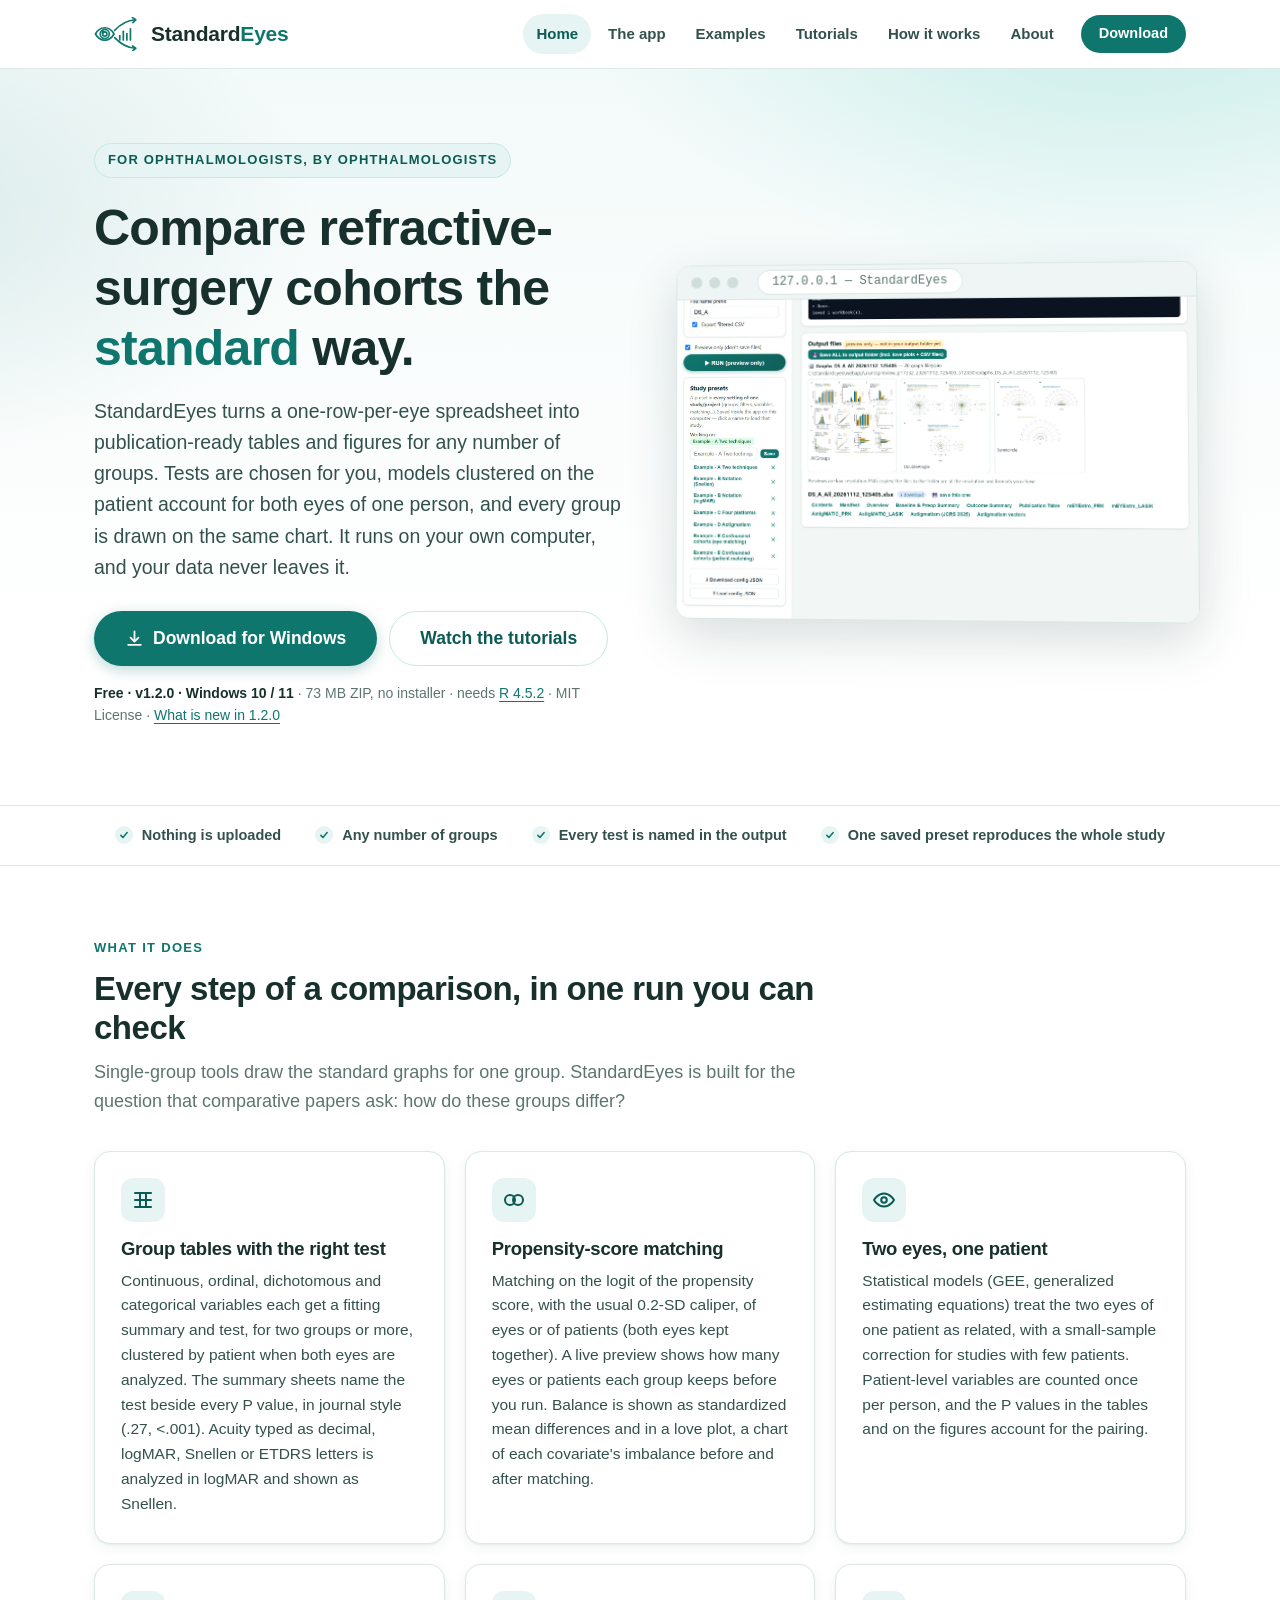
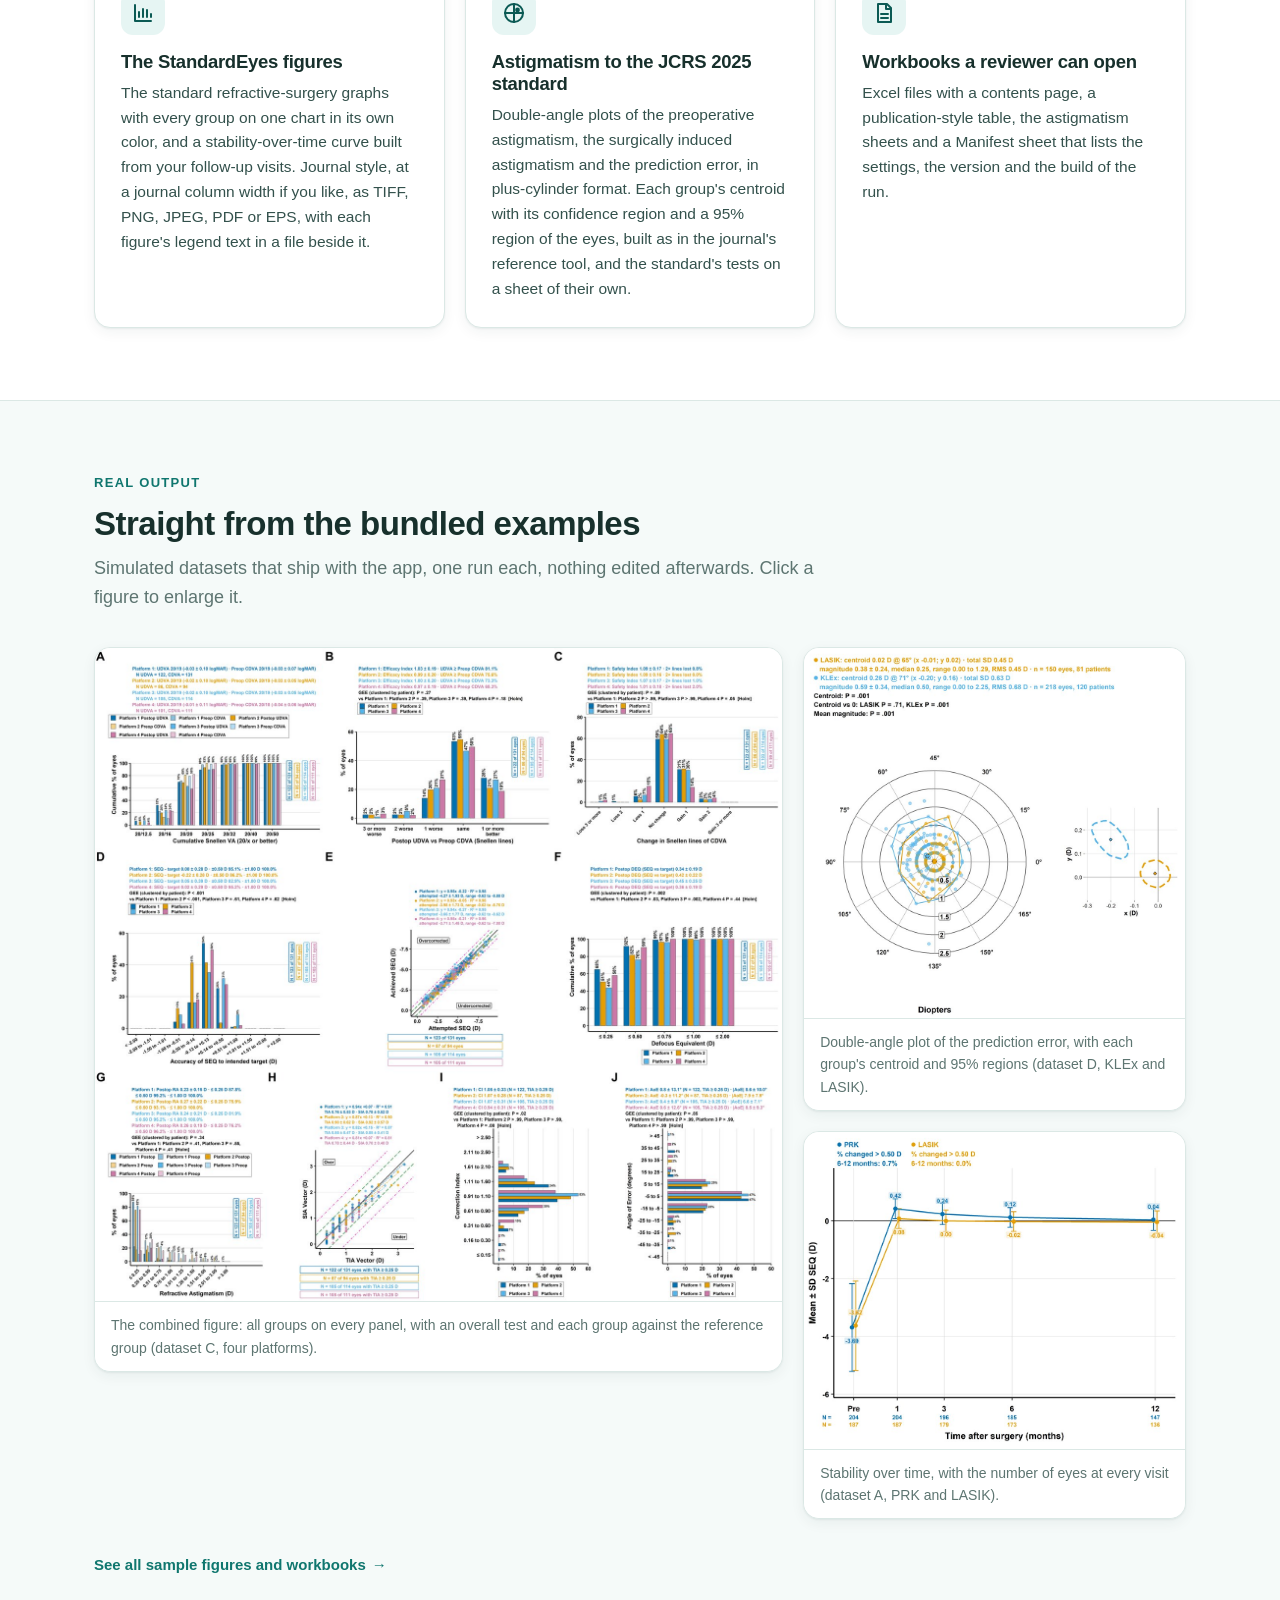
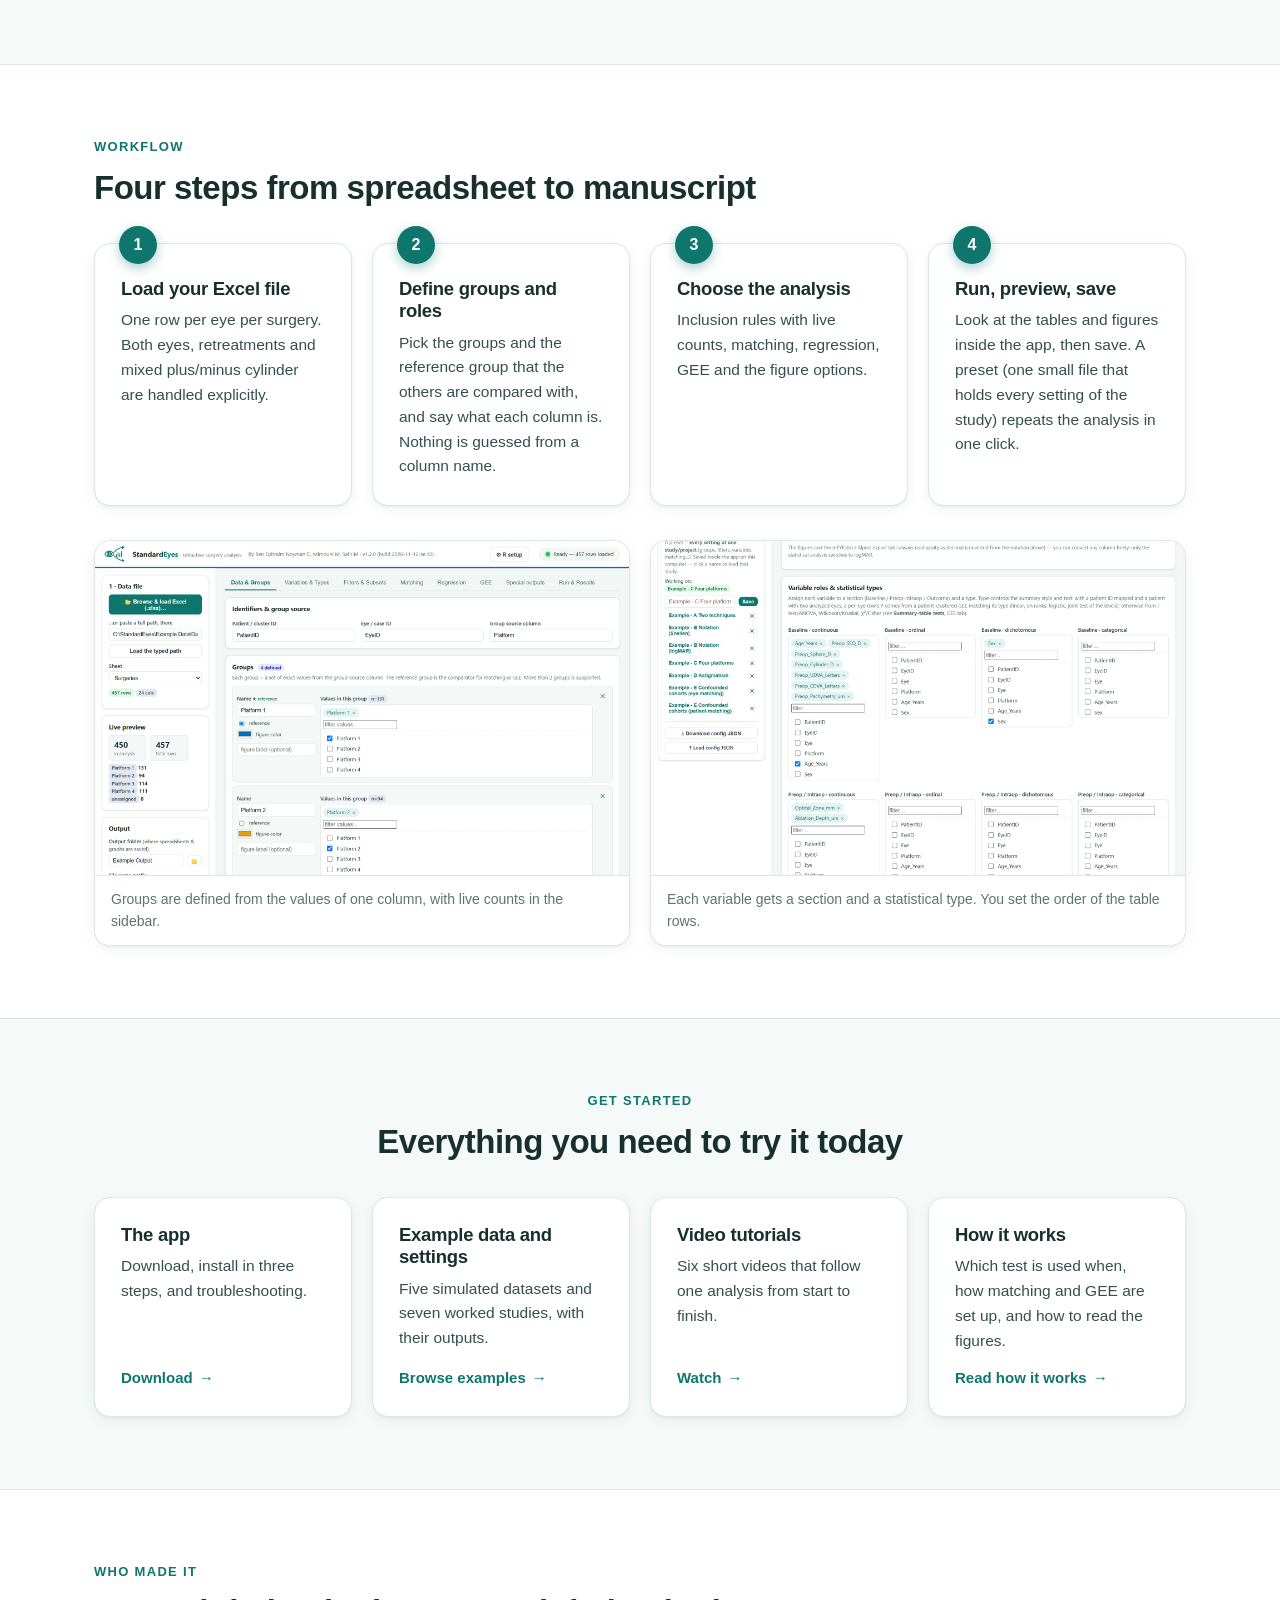
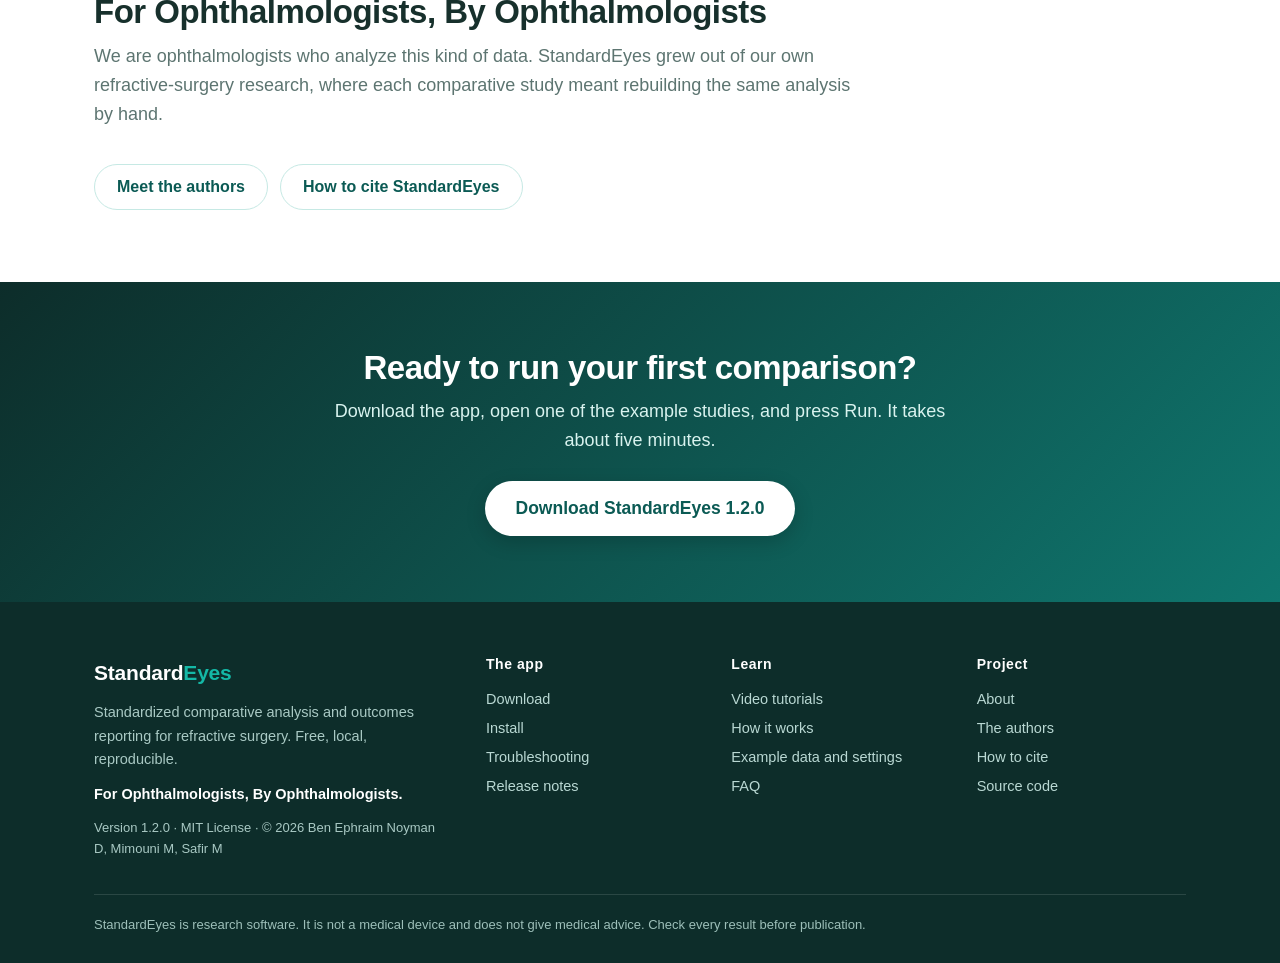
<file: docs/index.html>
<!DOCTYPE html>
<html lang="en">
<head>
<meta charset="utf-8">
<meta name="viewport" content="width=device-width, initial-scale=1">
<title>StandardEyes — standardized comparative analysis for refractive surgery</title>
<meta name="description" content="Free Windows app for comparing refractive-surgery groups: tables with named tests, matching, GEE for two eyes and standard figures. Runs on your computer.">
<link rel="canonical" href="https://standardeyes.github.io/">
<meta property="og:title" content="StandardEyes — standardized comparative analysis for refractive surgery">
<meta property="og:description" content="Free Windows app for comparing refractive-surgery groups: tables with named tests, matching, GEE for two eyes and standard figures. Runs on your computer.">
<meta property="og:type" content="website">
<meta property="og:url" content="https://standardeyes.github.io/">
<meta property="og:site_name" content="StandardEyes">
<meta property="og:image" content="https://standardeyes.github.io/assets/og.jpg">
<meta property="og:image:alt" content="StandardEyes: standardized comparative analysis for refractive surgery">
<meta name="twitter:card" content="summary_large_image">
<meta name="theme-color" content="#0f766e">
<link rel="icon" href="assets/logo.svg" type="image/svg+xml">
<link rel="icon" type="image/png" sizes="32x32" href="assets/favicon-32.png">
<link rel="apple-touch-icon" href="assets/apple-touch-icon.png">
<link rel="stylesheet" href="assets/site.css?v=a0e2d221">
</head>
<body class="page-index">
<a class="skip" href="#main">Skip to content</a>

<header class="site">
  <div class="wrap">
    <a class="brand" href="index.html" aria-label="StandardEyes home">
      <svg class="logo" viewBox="0 0 232 172" aria-hidden="true">
        <g fill="none" stroke="currentColor" stroke-width="8.5" stroke-linecap="round" stroke-linejoin="round">
          <path d="M7 86 C30 44 78 44 101 86 C78 128 30 128 7 86 Z"/>
          <circle cx="54" cy="86" r="23"/><circle cx="54" cy="86" r="11"/><circle cx="45.5" cy="76" r="4.4"/>
          <path d="M130 116 V94"/><path d="M148 116 V72"/><path d="M166 116 V84"/><path d="M184 116 V60"/>
          <path d="M104 68 C138 32 174 16 208 14"/><path d="M194 3 L211 14 L196 28"/>
          <path d="M104 104 C138 140 174 156 208 158"/><path d="M194 147 L211 158 L196 170"/>
        </g>
      </svg>
      <span class="wm">Standard<b>Eyes</b></span>
    </a>
    <a class="btn sm hdr-dl" href="download.html">Download</a>
    <button class="navtoggle" aria-expanded="false" aria-controls="sitenav" aria-label="Menu"><span></span><span></span><span></span></button>
    <nav id="sitenav" aria-label="Main">
      <a href="index.html" aria-current="page">Home</a>
      <a href="download.html">The app</a>
      <a href="examples.html">Examples</a>
      <a href="tutorials.html">Tutorials</a>
      <a href="guide.html">How it works</a>
      <a href="about.html">About</a>
      <a class="btn sm" href="download.html">Download</a>
    </nav>
  </div>
</header>

<main id="main">
<section class="hero">
  <div class="wrap">
    <div>
      <div class="eyebrow">For Ophthalmologists, By Ophthalmologists</div>
      <h1>Compare refractive-surgery cohorts the <em>standard</em> way.</h1>
      <p class="lead">StandardEyes turns a one-row-per-eye spreadsheet into publication-ready tables and figures for any number of groups. Tests are chosen for you, models clustered on the patient account for both eyes of one person, and every group is drawn on the same chart. It runs on your own computer, and your data never leaves it.</p>
      <div class="cta">
        <a class="btn lg" href="download.html">
          <svg viewBox="0 0 24 24" fill="none" stroke="currentColor" stroke-width="2.2" stroke-linecap="round" stroke-linejoin="round" aria-hidden="true"><path d="M12 3v12"/><path d="M7 11l5 5 5-5"/><path d="M4 20h16"/></svg>
          Download for Windows
        </a>
        <a class="btn lg ghost" href="tutorials.html">Watch the tutorials</a>
      </div>
      <p class="meta"><b>Free · v1.2.0 · Windows 10 / 11</b> · 73 MB ZIP, no installer · needs <a href="https://cran.r-project.org/bin/windows/base/old/4.5.2/">R 4.5.2</a> · MIT License · <a href="download.html#new">What is new in 1.2.0</a></p>
    </div>
    <div class="frame">
      <div class="bar"><i></i><i></i><i></i><span>127.0.0.1 — StandardEyes</span></div>
      <img src="assets/shot_results.jpg" alt="The StandardEyes app after a run: figure previews and output workbooks" width="1920" height="1200">
    </div>
  </div>
</section>

<div class="strip"><div class="wrap">
  <span>Nothing is uploaded</span>
  <span>Any number of groups</span>
  <span>Every test is named in the output</span>
  <span>One saved preset reproduces the whole study</span>
</div></div>

<section class="block">
  <div class="wrap">
    <div class="sechead">
      <div class="kicker">What it does</div>
      <h2>Every step of a comparison, in one run you can check</h2>
      <p>Single-group tools draw the standard graphs for one group. StandardEyes is built for the question that comparative papers ask: how do these groups differ?</p>
    </div>
    <div class="grid g3">
      <div class="card feature">
        <div class="ic"><svg viewBox="0 0 24 24" fill="none" stroke="currentColor" stroke-width="2" stroke-linecap="round" stroke-linejoin="round" aria-hidden="true"><path d="M4 5h16M4 12h16M4 19h16M9 5v14M15 5v14"/></svg></div>
        <h3>Group tables with the right test</h3>
        <p>Continuous, ordinal, dichotomous and categorical variables each get a fitting summary and test, for two groups or more, clustered by patient when both eyes are analyzed. The summary sheets name the test beside every P value, in journal style (.27, &lt;.001). Acuity typed as decimal, logMAR, Snellen or ETDRS letters is analyzed in logMAR and shown as Snellen.</p>
      </div>
      <div class="card feature">
        <div class="ic"><svg viewBox="0 0 24 24" fill="none" stroke="currentColor" stroke-width="2" stroke-linecap="round" stroke-linejoin="round" aria-hidden="true"><circle cx="8" cy="12" r="5"/><circle cx="16" cy="12" r="5"/></svg></div>
        <h3>Propensity-score matching</h3>
        <p>Matching on the logit of the propensity score, with the usual 0.2-SD caliper, of eyes or of patients (both eyes kept together). A live preview shows how many eyes or patients each group keeps before you run. Balance is shown as standardized mean differences and in a love plot, a chart of each covariate's imbalance before and after matching.</p>
      </div>
      <div class="card feature">
        <div class="ic"><svg viewBox="0 0 24 24" fill="none" stroke="currentColor" stroke-width="2" stroke-linecap="round" stroke-linejoin="round" aria-hidden="true"><path d="M2 12s3.6-6.5 10-6.5S22 12 22 12s-3.6 6.5-10 6.5S2 12 2 12z"/><circle cx="12" cy="12" r="2.8"/></svg></div>
        <h3>Two eyes, one patient</h3>
        <p>Statistical models (GEE, generalized estimating equations) treat the two eyes of one patient as related, with a small-sample correction for studies with few patients. Patient-level variables are counted once per person, and the P values in the tables and on the figures account for the pairing.</p>
      </div>
      <div class="card feature">
        <div class="ic"><svg viewBox="0 0 24 24" fill="none" stroke="currentColor" stroke-width="2" stroke-linecap="round" stroke-linejoin="round" aria-hidden="true"><path d="M4 20V4M4 20h16M8 16v-5M12 16V8M16 16v-7M20 16v-3"/></svg></div>
        <h3>The StandardEyes figures</h3>
        <p>The standard refractive-surgery graphs with every group on one chart in its own color, and a stability-over-time curve built from your follow-up visits. Journal style, at a journal column width if you like, as TIFF, PNG, JPEG, PDF or EPS, with each figure's legend text in a file beside it.</p>
      </div>
      <div class="card feature">
        <div class="ic"><svg viewBox="0 0 24 24" fill="none" stroke="currentColor" stroke-width="2" stroke-linecap="round" stroke-linejoin="round" aria-hidden="true"><circle cx="12" cy="12" r="9"/><path d="M12 3v18M3 12h18"/><circle cx="15.5" cy="9" r="1.4" fill="currentColor"/></svg></div>
        <h3>Astigmatism to the JCRS 2025 standard</h3>
        <p>Double-angle plots of the preoperative astigmatism, the surgically induced astigmatism and the prediction error, in plus-cylinder format. Each group's centroid with its confidence region and a 95% region of the eyes, built as in the journal's reference tool, and the standard's tests on a sheet of their own.</p>
      </div>
      <div class="card feature">
        <div class="ic"><svg viewBox="0 0 24 24" fill="none" stroke="currentColor" stroke-width="2" stroke-linecap="round" stroke-linejoin="round" aria-hidden="true"><path d="M6 3h9l4 4v14H6z"/><path d="M14 3v5h5M9 13h7M9 17h7"/></svg></div>
        <h3>Workbooks a reviewer can open</h3>
        <p>Excel files with a contents page, a publication-style table, the astigmatism sheets and a Manifest sheet that lists the settings, the version and the build of the run.</p>
      </div>
    </div>
  </div>
</section>

<section class="block alt">
  <div class="wrap">
    <div class="sechead">
      <div class="kicker">Real output</div>
      <h2>Straight from the bundled examples</h2>
      <p>Simulated datasets that ship with the app, one run each, nothing edited afterwards. Click a figure to enlarge it.</p>
    </div>
    <div class="gallery">
      <figure class="fig"><button class="zoom" data-caption="The combined figure of dataset C: four platforms on every panel, with an overall test and each platform against the reference."><img src="assets/fig_composite.jpg" alt="StandardEyes combined figure with four groups on every panel" loading="lazy" width="1400" height="1330"></button><figcaption>The combined figure: all groups on every panel, with an overall test and each group against the reference group (dataset C, four platforms).</figcaption></figure>
      <div class="col">
        <figure class="fig"><button class="zoom" data-caption="Double-angle plot of the prediction error: each group's centroid, its 95% confidence region and the 95% region of the eyes."><img src="assets/fig_double_angle.jpg" alt="Double-angle plot of the astigmatic prediction error with a centroid and 95% regions per group" loading="lazy" width="1020" height="990"></button><figcaption>Double-angle plot of the prediction error, with each group's centroid and 95% regions (dataset D, KLEx and LASIK).</figcaption></figure>
        <figure class="fig"><button class="zoom" data-caption="Stability over time, with the number of eyes at every visit."><img src="assets/fig_stability.jpg" alt="Stability of spherical equivalent over time for each group" loading="lazy" width="975" height="810"></button><figcaption>Stability over time, with the number of eyes at every visit (dataset A, PRK and LASIK).</figcaption></figure>
      </div>
    </div>
    <p style="margin-top:22px"><a class="more" href="examples.html#outputs">See all sample figures and workbooks</a></p>
  </div>
</section>

<section class="block">
  <div class="wrap">
    <div class="sechead">
      <div class="kicker">Workflow</div>
      <h2>Four steps from spreadsheet to manuscript</h2>
    </div>
    <div class="grid g4 steps">
      <div class="card step"><h3>Load your Excel file</h3><p>One row per eye per surgery. Both eyes, retreatments and mixed plus/minus cylinder are handled explicitly.</p></div>
      <div class="card step"><h3>Define groups and roles</h3><p>Pick the groups and the reference group that the others are compared with, and say what each column is. Nothing is guessed from a column name.</p></div>
      <div class="card step"><h3>Choose the analysis</h3><p>Inclusion rules with live counts, matching, regression, GEE and the figure options.</p></div>
      <div class="card step"><h3>Run, preview, save</h3><p>Look at the tables and figures inside the app, then save. A preset (one small file that holds every setting of the study) repeats the analysis in one click.</p></div>
    </div>
    <div class="grid g2" style="margin-top:34px">
      <figure class="shot"><img src="assets/shot_data.jpg" alt="The Data &amp; Groups tab of the app" loading="lazy" width="1920" height="1200"><figcaption>Groups are defined from the values of one column, with live counts in the sidebar.</figcaption></figure>
      <figure class="shot"><img src="assets/shot_variables.jpg" alt="The Variables &amp; Types tab of the app" loading="lazy" width="1920" height="1200"><figcaption>Each variable gets a section and a statistical type. You set the order of the table rows.</figcaption></figure>
    </div>
  </div>
</section>

<section class="block alt">
  <div class="wrap">
    <div class="sechead center">
      <div class="kicker">Get started</div>
      <h2>Everything you need to try it today</h2>
    </div>
    <div class="grid g4">
      <a class="card" href="download.html"><h3>The app</h3><p>Download, install in three steps, and troubleshooting.</p><span class="more">Download</span></a>
      <a class="card" href="examples.html"><h3>Example data and settings</h3><p>Five simulated datasets and seven worked studies, with their outputs.</p><span class="more">Browse examples</span></a>
      <a class="card" href="tutorials.html"><h3>Video tutorials</h3><p>Six short videos that follow one analysis from start to finish.</p><span class="more">Watch</span></a>
      <a class="card" href="guide.html"><h3>How it works</h3><p>Which test is used when, how matching and GEE are set up, and how to read the figures.</p><span class="more">Read how it works</span></a>
    </div>
  </div>
</section>

<section class="block">
  <div class="wrap">
    <div class="sechead">
      <div class="kicker">Who made it</div>
      <h2>For Ophthalmologists, By Ophthalmologists</h2>
      <p>We are ophthalmologists who analyze this kind of data. StandardEyes grew out of our own refractive-surgery research, where each comparative study meant rebuilding the same analysis by hand.</p>
    </div>
    <div class="cta">
      <a class="btn ghost" href="about.html#authors">Meet the authors</a>
      <a class="btn ghost" href="about.html#cite">How to cite StandardEyes</a>
    </div>
  </div>
</section>

<section class="band">
  <div class="wrap">
    <h2>Ready to run your first comparison?</h2>
    <p>Download the app, open one of the example studies, and press Run. It takes about five minutes.</p>
    <div class="cta">
      <a class="btn lg light" href="download.html">Download StandardEyes 1.2.0</a>
    </div>
  </div>
</section>

</main>

<footer class="site">
  <div class="wrap cols">
    <div>
      <div class="brand small"><span class="wm">Standard<b>Eyes</b></span></div>
      <p>Standardized comparative analysis and outcomes reporting for refractive surgery. Free, local, reproducible.</p>
      <p><b style="color:#fff">For Ophthalmologists, By Ophthalmologists.</b></p>
      <p class="fine">Version 1.2.0 · MIT License · © 2026 Ben Ephraim Noyman D, Mimouni M, Safir M</p>
    </div>
    <div>
      <h2 class="fh">The app</h2>
      <a href="download.html">Download</a>
      <a href="download.html#install">Install</a>
      <a href="download.html#help">Troubleshooting</a>
      <a href="https://github.com/StandardEyes/standardeyes.github.io/releases">Release notes</a>
    </div>
    <div>
      <h2 class="fh">Learn</h2>
      <a href="tutorials.html">Video tutorials</a>
      <a href="guide.html">How it works</a>
      <a href="examples.html">Example data and settings</a>
      <a href="guide.html#faq">FAQ</a>
    </div>
    <div>
      <h2 class="fh">Project</h2>
      <a href="about.html">About</a>
      <a href="about.html#authors">The authors</a>
      <a href="about.html#cite">How to cite</a>
      <a href="https://github.com/StandardEyes/standardeyes.github.io">Source code</a>
    </div>
  </div>
  <div class="wrap"><div class="fine legal">StandardEyes is research software. It is not a medical device and does not give medical advice. Check every result before publication.</div></div>
</footer>

<div class="lightbox" id="lightbox" role="dialog" aria-modal="true" aria-label="Enlarged figure" hidden>
  <button class="close" aria-label="Close enlarged figure">×</button>
  <figure><img alt=""><figcaption></figcaption></figure>
</div>
<script src="assets/site.js?v=a0e2d221" defer></script>
</body>
</html>
</file>
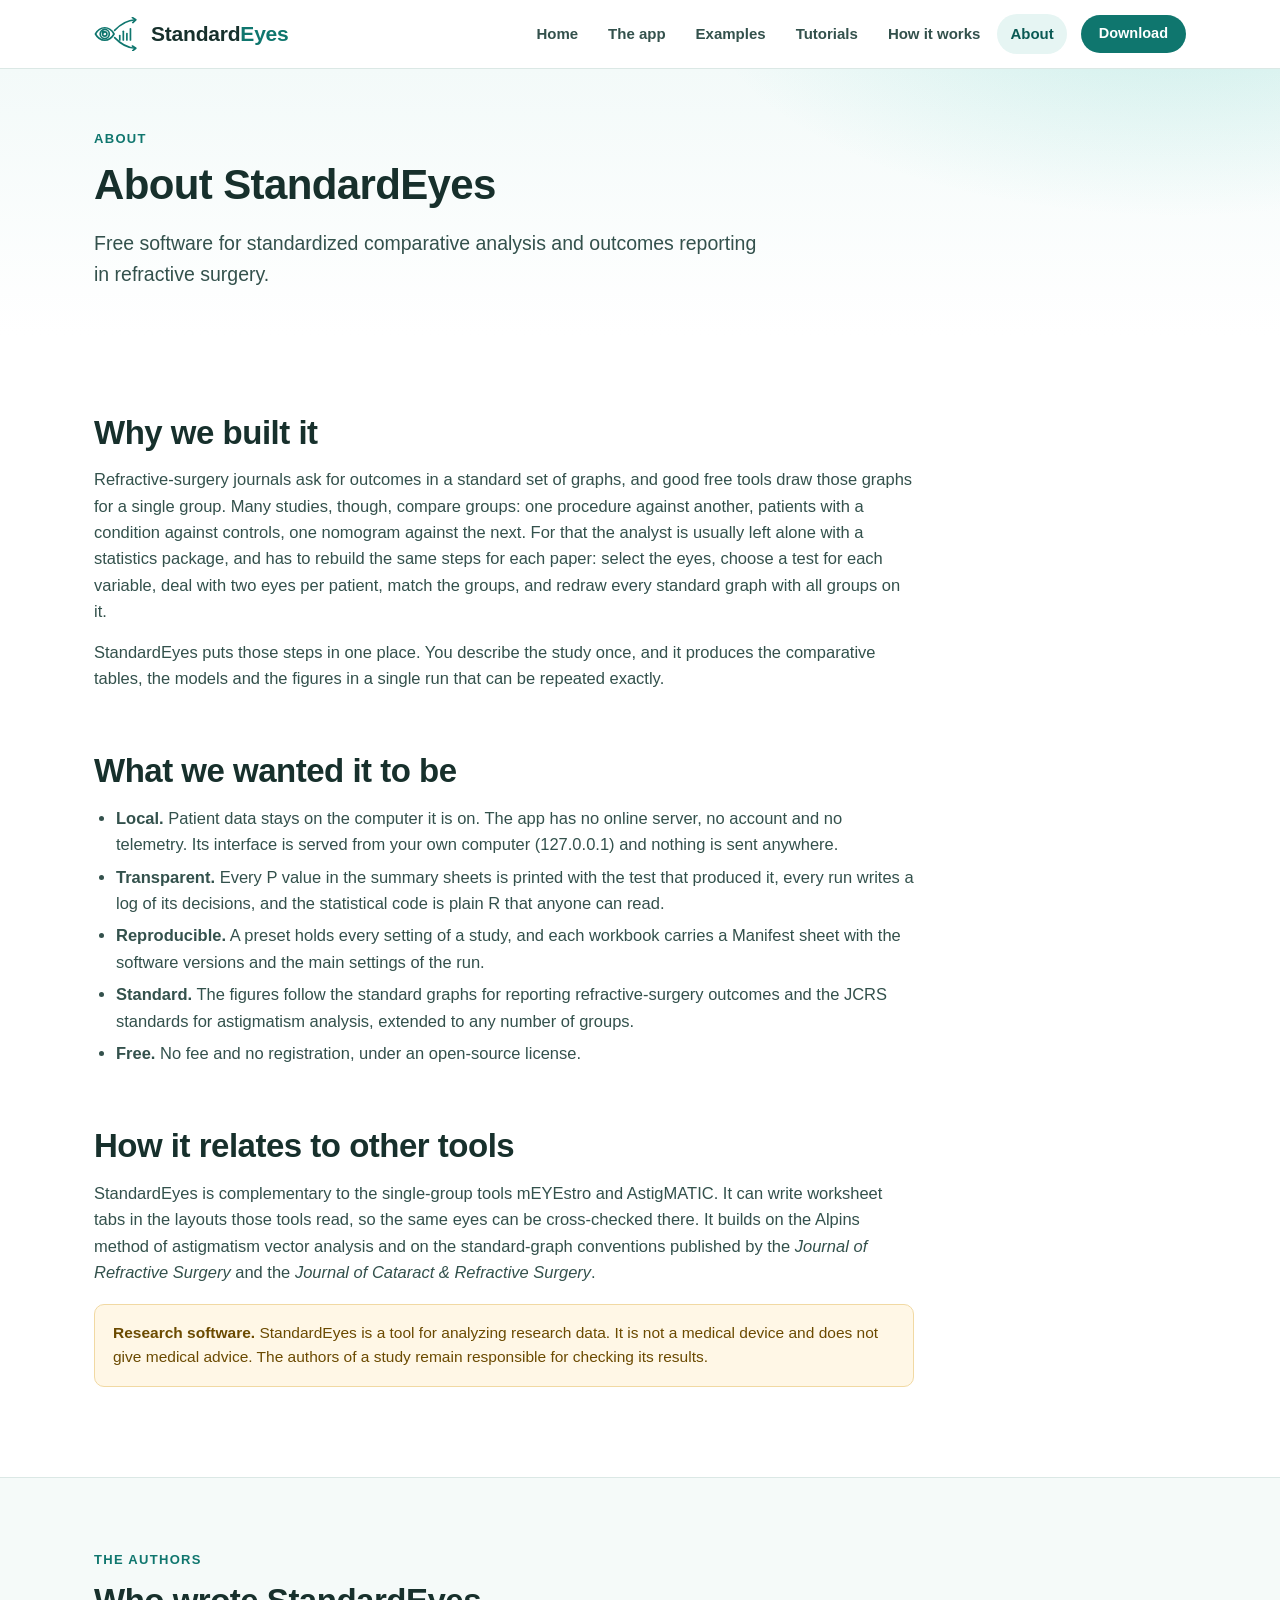
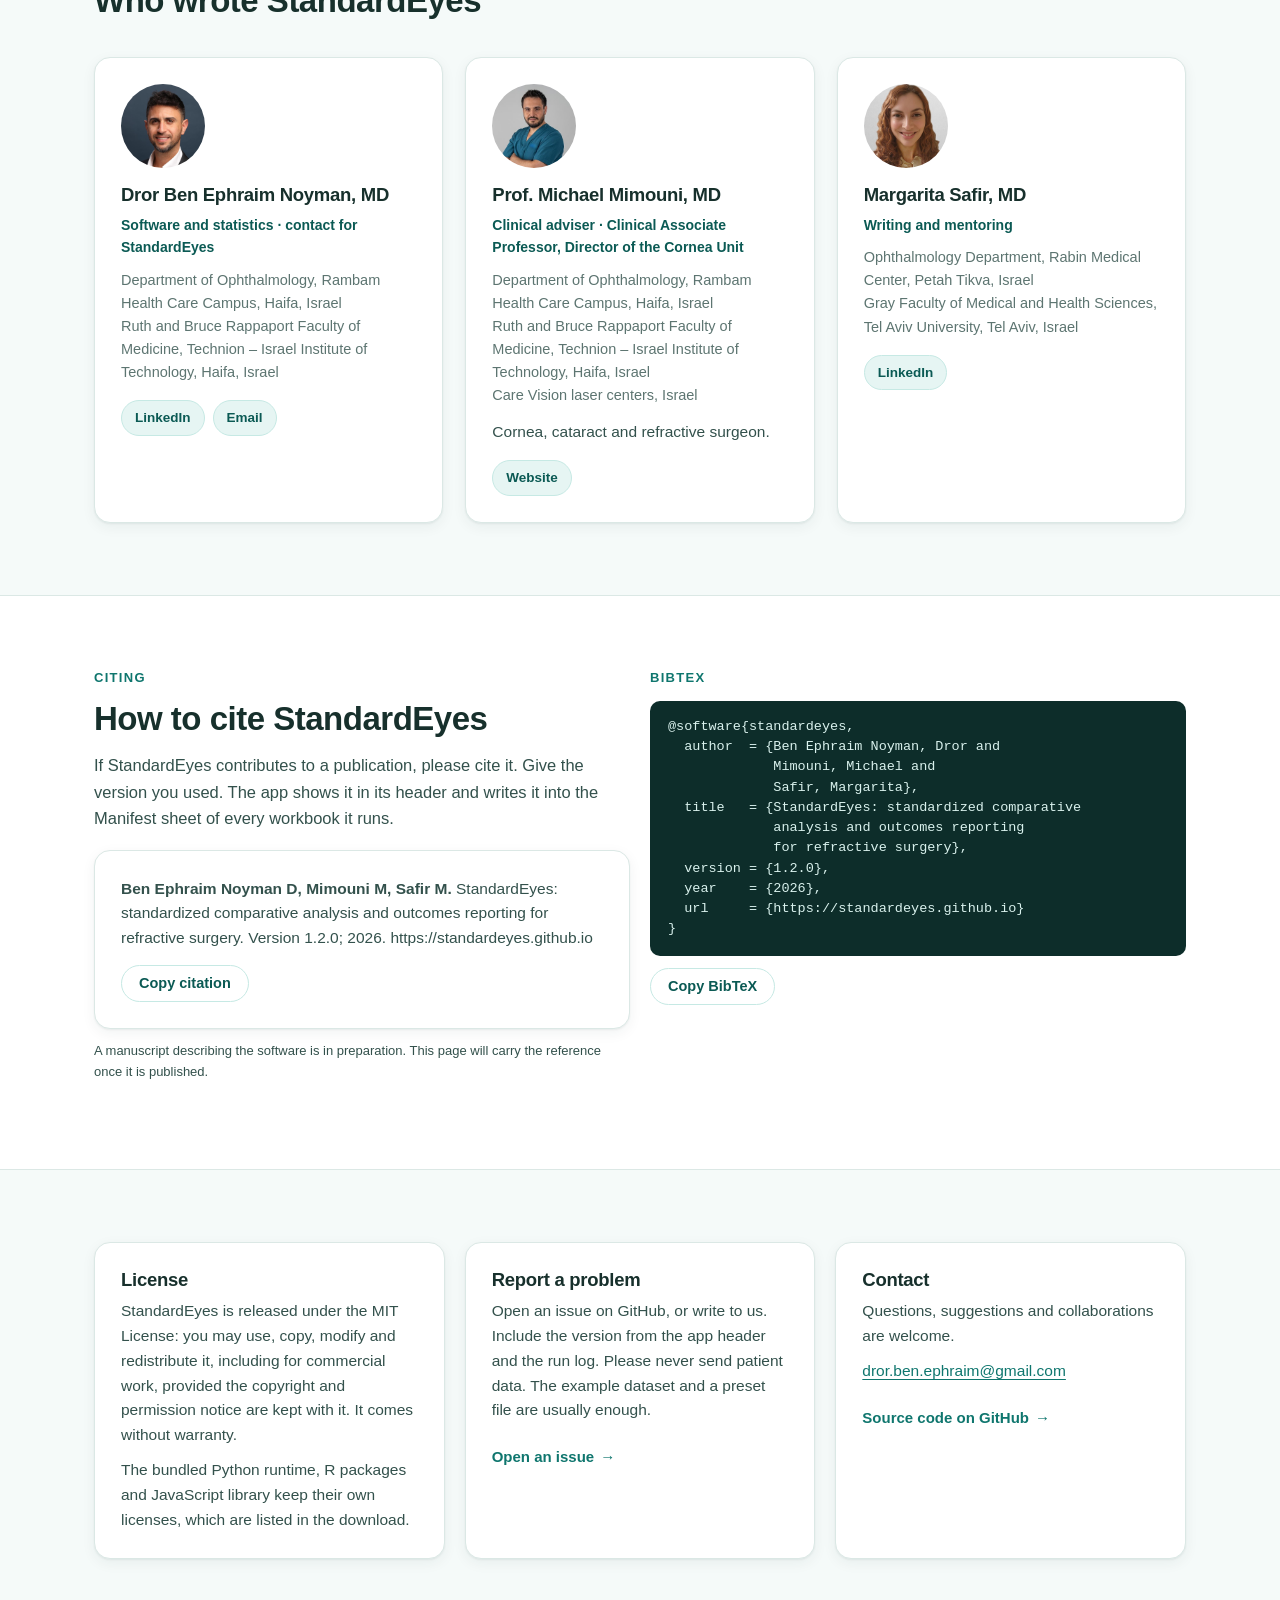
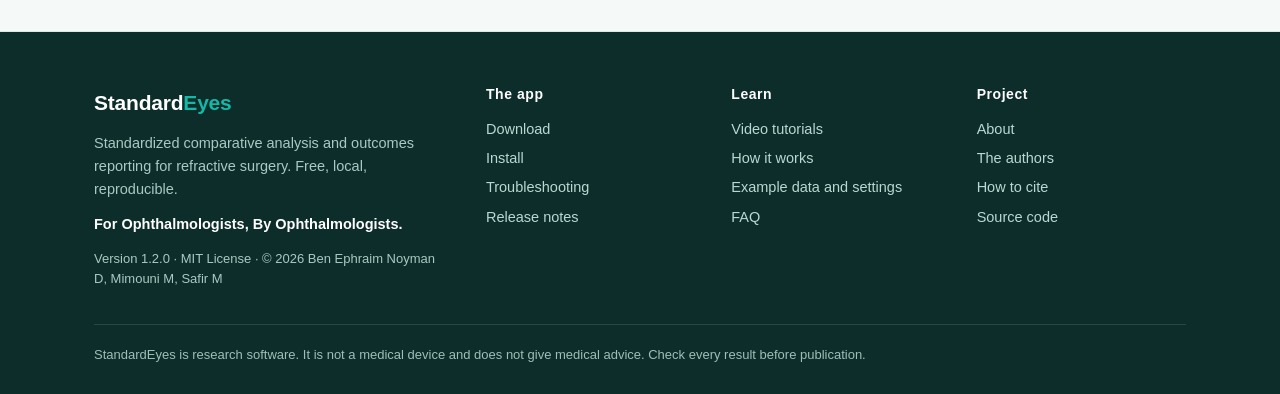
<file: docs/about.html>
<!DOCTYPE html>
<html lang="en">
<head>
<meta charset="utf-8">
<meta name="viewport" content="width=device-width, initial-scale=1">
<title>About and authors — StandardEyes</title>
<meta name="description" content="Why StandardEyes was built, who wrote it, how to cite it, its license, and how to report a problem or suggest a feature.">
<link rel="canonical" href="https://standardeyes.github.io/about.html">
<meta property="og:title" content="About and authors — StandardEyes">
<meta property="og:description" content="Why StandardEyes was built, who wrote it, how to cite it, its license, and how to report a problem or suggest a feature.">
<meta property="og:type" content="website">
<meta property="og:url" content="https://standardeyes.github.io/about.html">
<meta property="og:site_name" content="StandardEyes">
<meta property="og:image" content="https://standardeyes.github.io/assets/og.jpg">
<meta property="og:image:alt" content="StandardEyes: standardized comparative analysis for refractive surgery">
<meta name="twitter:card" content="summary_large_image">
<meta name="theme-color" content="#0f766e">
<link rel="icon" href="assets/logo.svg" type="image/svg+xml">
<link rel="icon" type="image/png" sizes="32x32" href="assets/favicon-32.png">
<link rel="apple-touch-icon" href="assets/apple-touch-icon.png">
<link rel="stylesheet" href="assets/site.css?v=a0e2d221">
</head>
<body class="page-about">
<a class="skip" href="#main">Skip to content</a>

<header class="site">
  <div class="wrap">
    <a class="brand" href="index.html" aria-label="StandardEyes home">
      <svg class="logo" viewBox="0 0 232 172" aria-hidden="true">
        <g fill="none" stroke="currentColor" stroke-width="8.5" stroke-linecap="round" stroke-linejoin="round">
          <path d="M7 86 C30 44 78 44 101 86 C78 128 30 128 7 86 Z"/>
          <circle cx="54" cy="86" r="23"/><circle cx="54" cy="86" r="11"/><circle cx="45.5" cy="76" r="4.4"/>
          <path d="M130 116 V94"/><path d="M148 116 V72"/><path d="M166 116 V84"/><path d="M184 116 V60"/>
          <path d="M104 68 C138 32 174 16 208 14"/><path d="M194 3 L211 14 L196 28"/>
          <path d="M104 104 C138 140 174 156 208 158"/><path d="M194 147 L211 158 L196 170"/>
        </g>
      </svg>
      <span class="wm">Standard<b>Eyes</b></span>
    </a>
    <a class="btn sm hdr-dl" href="download.html">Download</a>
    <button class="navtoggle" aria-expanded="false" aria-controls="sitenav" aria-label="Menu"><span></span><span></span><span></span></button>
    <nav id="sitenav" aria-label="Main">
      <a href="index.html">Home</a>
      <a href="download.html">The app</a>
      <a href="examples.html">Examples</a>
      <a href="tutorials.html">Tutorials</a>
      <a href="guide.html">How it works</a>
      <a href="about.html" aria-current="page">About</a>
      <a class="btn sm" href="download.html">Download</a>
    </nav>
  </div>
</header>

<main id="main">
<section class="pagehead">
  <div class="wrap">
    <div class="kicker">About</div>
    <h1>About StandardEyes</h1>
    <p class="lead">Free software for standardized comparative analysis and outcomes reporting in refractive surgery.</p>
  </div>
</section>

<section class="block" id="project">
  <div class="wrap narrow prose">
    <h2>Why we built it</h2>
    <p>Refractive-surgery journals ask for outcomes in a standard set of graphs, and good free tools draw those graphs for a single group. Many studies, though, compare groups: one procedure against another, patients with a condition against controls, one nomogram against the next. For that the analyst is usually left alone with a statistics package, and has to rebuild the same steps for each paper: select the eyes, choose a test for each variable, deal with two eyes per patient, match the groups, and redraw every standard graph with all groups on it.</p>
    <p>StandardEyes puts those steps in one place. You describe the study once, and it produces the comparative tables, the models and the figures in a single run that can be repeated exactly.</p>

    <h2>What we wanted it to be</h2>
    <ul>
      <li><strong>Local.</strong> Patient data stays on the computer it is on. The app has no online server, no account and no telemetry. Its interface is served from your own computer (127.0.0.1) and nothing is sent anywhere.</li>
      <li><strong>Transparent.</strong> Every P value in the summary sheets is printed with the test that produced it, every run writes a log of its decisions, and the statistical code is plain R that anyone can read.</li>
      <li><strong>Reproducible.</strong> A preset holds every setting of a study, and each workbook carries a Manifest sheet with the software versions and the main settings of the run.</li>
      <li><strong>Standard.</strong> The figures follow the standard graphs for reporting refractive-surgery outcomes and the JCRS standards for astigmatism analysis, extended to any number of groups.</li>
      <li><strong>Free.</strong> No fee and no registration, under an open-source license.</li>
    </ul>

    <h2>How it relates to other tools</h2>
    <p>StandardEyes is complementary to the single-group tools mEYEstro and AstigMATIC. It can write worksheet tabs in the layouts those tools read, so the same eyes can be cross-checked there. It builds on the Alpins method of astigmatism vector analysis and on the standard-graph conventions published by the <i>Journal of Refractive Surgery</i> and the <i>Journal of Cataract &amp; Refractive Surgery</i>.</p>

    <div class="callout warn">
      <p><strong>Research software.</strong> StandardEyes is a tool for analyzing research data. It is not a medical device and does not give medical advice. The authors of a study remain responsible for checking its results.</p>
    </div>
  </div>
</section>

<section class="block alt" id="authors">
  <div class="wrap">
    <div class="sechead">
      <div class="kicker">The authors</div>
      <h2>Who wrote StandardEyes</h2>
    </div>
    <div class="authors">
<article class="card author"><div class="av" aria-hidden="true"><img src="assets/author_noyman.jpg" alt="" width="480" height="480"></div><h3>Dror Ben Ephraim Noyman, MD</h3><div class="role">Software and statistics · contact for StandardEyes</div><div class="aff"><div>Department of Ophthalmology, Rambam Health Care Campus, Haifa, Israel</div><div>Ruth and Bruce Rappaport Faculty of Medicine, Technion – Israel Institute of Technology, Haifa, Israel</div></div><div class="links"><a href="https://www.linkedin.com/in/dror-be-noyman-18242856/" rel="me noopener">LinkedIn</a><a href="mailto:dror.ben.ephraim@gmail.com">Email</a></div></article>
<article class="card author"><div class="av" aria-hidden="true"><img src="assets/author_mimouni.jpg" alt="" width="480" height="480"></div><h3>Prof. Michael Mimouni, MD</h3><div class="role">Clinical adviser · Clinical Associate Professor, Director of the Cornea Unit</div><div class="aff"><div>Department of Ophthalmology, Rambam Health Care Campus, Haifa, Israel</div><div>Ruth and Bruce Rappaport Faculty of Medicine, Technion – Israel Institute of Technology, Haifa, Israel</div><div>Care Vision laser centers, Israel</div></div><p style="margin-top:12px">Cornea, cataract and refractive surgeon.</p><div class="links"><a href="https://mimouni.co.il/en/" rel="me noopener">Website</a></div></article>
<article class="card author"><div class="av" aria-hidden="true"><img src="assets/author_safir.jpg" alt="" width="480" height="480"></div><h3>Margarita Safir, MD</h3><div class="role">Writing and mentoring</div><div class="aff"><div>Ophthalmology Department, Rabin Medical Center, Petah Tikva, Israel</div><div>Gray Faculty of Medical and Health Sciences, Tel Aviv University, Tel Aviv, Israel</div></div><div class="links"><a href="https://www.linkedin.com/in/margarita-safir-645429145/" rel="me noopener">LinkedIn</a></div></article>
    </div>
  </div>
</section>

<section class="block" id="cite">
  <div class="wrap">
    <div class="grid g2" style="align-items:start">
      <div>
        <div class="kicker">Citing</div>
        <h2 style="margin-bottom:14px">How to cite StandardEyes</h2>
        <p>If StandardEyes contributes to a publication, please cite it. Give the version you used. The app shows it in its header and writes it into the Manifest sheet of every workbook it runs.</p>
        <div class="card" style="margin-top:18px">
          <p id="citation"><b>Ben Ephraim Noyman D, Mimouni M, Safir M.</b> StandardEyes: standardized comparative analysis and outcomes reporting for refractive surgery. Version 1.2.0; 2026. https://standardeyes.github.io</p>
          <div class="acts" style="margin-top:14px"><button class="btn sm ghost" data-copy="#citation">Copy citation</button></div>
        </div>
        <p class="fine" style="margin-top:12px">A manuscript describing the software is in preparation. This page will carry the reference once it is published.</p>
      </div>
      <div>
        <div class="kicker">BibTeX</div>
        <pre id="bibtex" tabindex="0"><code>@software{standardeyes,
  author  = {Ben Ephraim Noyman, Dror and
             Mimouni, Michael and
             Safir, Margarita},
  title   = {StandardEyes: standardized comparative
             analysis and outcomes reporting
             for refractive surgery},
  version = {1.2.0},
  year    = {2026},
  url     = {https://standardeyes.github.io}
}</code></pre>
        <button class="btn sm ghost" data-copy="#bibtex">Copy BibTeX</button>
      </div>
    </div>
  </div>
</section>

<section class="block alt" id="license">
  <div class="wrap">
    <div class="grid g3">
      <div class="card">
        <h3>License</h3>
        <p>StandardEyes is released under the MIT License: you may use, copy, modify and redistribute it, including for commercial work, provided the copyright and permission notice are kept with it. It comes without warranty.</p>
        <p>The bundled Python runtime, R packages and JavaScript library keep their own licenses, which are listed in the download.</p>
      </div>
      <div class="card">
        <h3>Report a problem</h3>
        <p>Open an issue on GitHub, or write to us. Include the version from the app header and the run log. Please never send patient data. The example dataset and a preset file are usually enough.</p>
        <p><a class="more" href="https://github.com/StandardEyes/standardeyes.github.io/issues">Open an issue</a></p>
      </div>
      <div class="card">
        <h3>Contact</h3>
        <p>Questions, suggestions and collaborations are welcome.</p>
        <p><a href="mailto:dror.ben.ephraim@gmail.com">dror.ben.ephraim@gmail.com</a></p>
        <p><a class="more" href="https://github.com/StandardEyes/standardeyes.github.io">Source code on GitHub</a></p>
      </div>
    </div>
  </div>
</section>

</main>

<footer class="site">
  <div class="wrap cols">
    <div>
      <div class="brand small"><span class="wm">Standard<b>Eyes</b></span></div>
      <p>Standardized comparative analysis and outcomes reporting for refractive surgery. Free, local, reproducible.</p>
      <p><b style="color:#fff">For Ophthalmologists, By Ophthalmologists.</b></p>
      <p class="fine">Version 1.2.0 · MIT License · © 2026 Ben Ephraim Noyman D, Mimouni M, Safir M</p>
    </div>
    <div>
      <h2 class="fh">The app</h2>
      <a href="download.html">Download</a>
      <a href="download.html#install">Install</a>
      <a href="download.html#help">Troubleshooting</a>
      <a href="https://github.com/StandardEyes/standardeyes.github.io/releases">Release notes</a>
    </div>
    <div>
      <h2 class="fh">Learn</h2>
      <a href="tutorials.html">Video tutorials</a>
      <a href="guide.html">How it works</a>
      <a href="examples.html">Example data and settings</a>
      <a href="guide.html#faq">FAQ</a>
    </div>
    <div>
      <h2 class="fh">Project</h2>
      <a href="about.html">About</a>
      <a href="about.html#authors">The authors</a>
      <a href="about.html#cite">How to cite</a>
      <a href="https://github.com/StandardEyes/standardeyes.github.io">Source code</a>
    </div>
  </div>
  <div class="wrap"><div class="fine legal">StandardEyes is research software. It is not a medical device and does not give medical advice. Check every result before publication.</div></div>
</footer>

<div class="lightbox" id="lightbox" role="dialog" aria-modal="true" aria-label="Enlarged figure" hidden>
  <button class="close" aria-label="Close enlarged figure">×</button>
  <figure><img alt=""><figcaption></figcaption></figure>
</div>
<script src="assets/site.js?v=a0e2d221" defer></script>
</body>
</html>
</file>
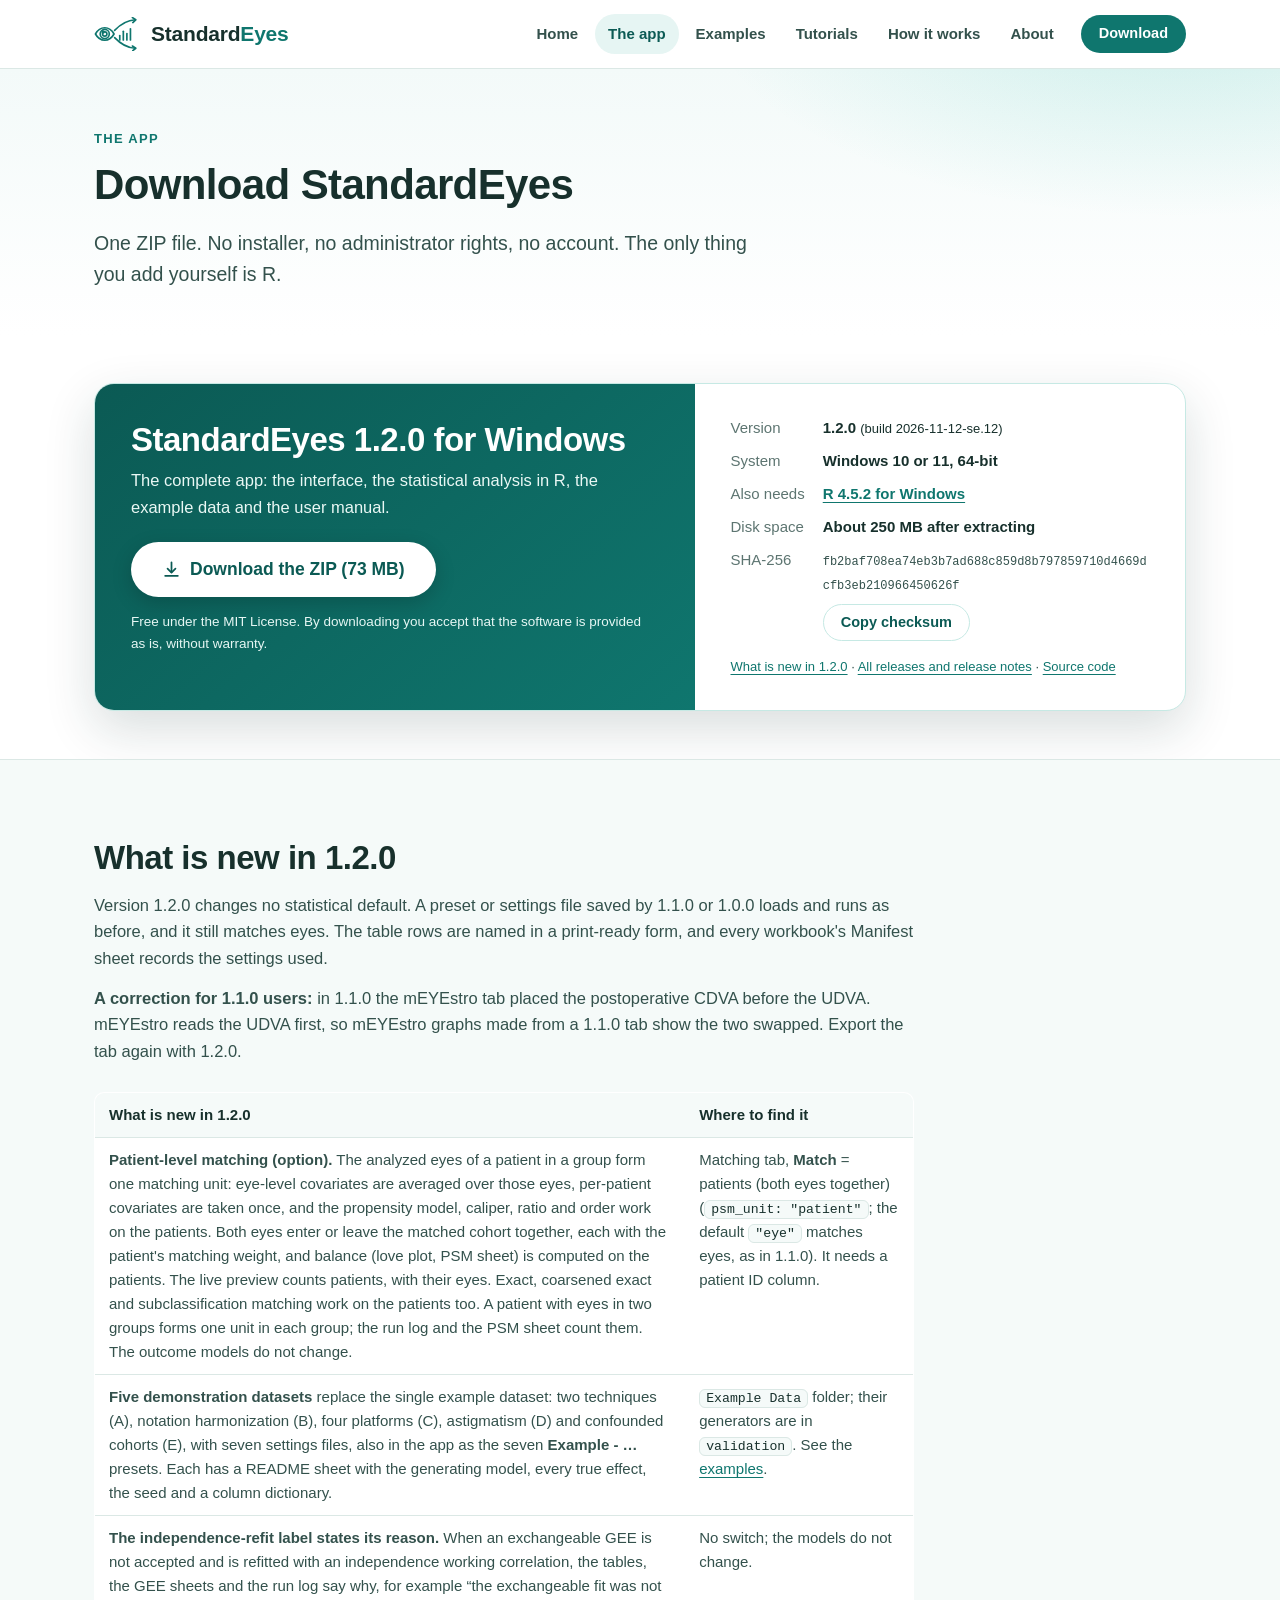
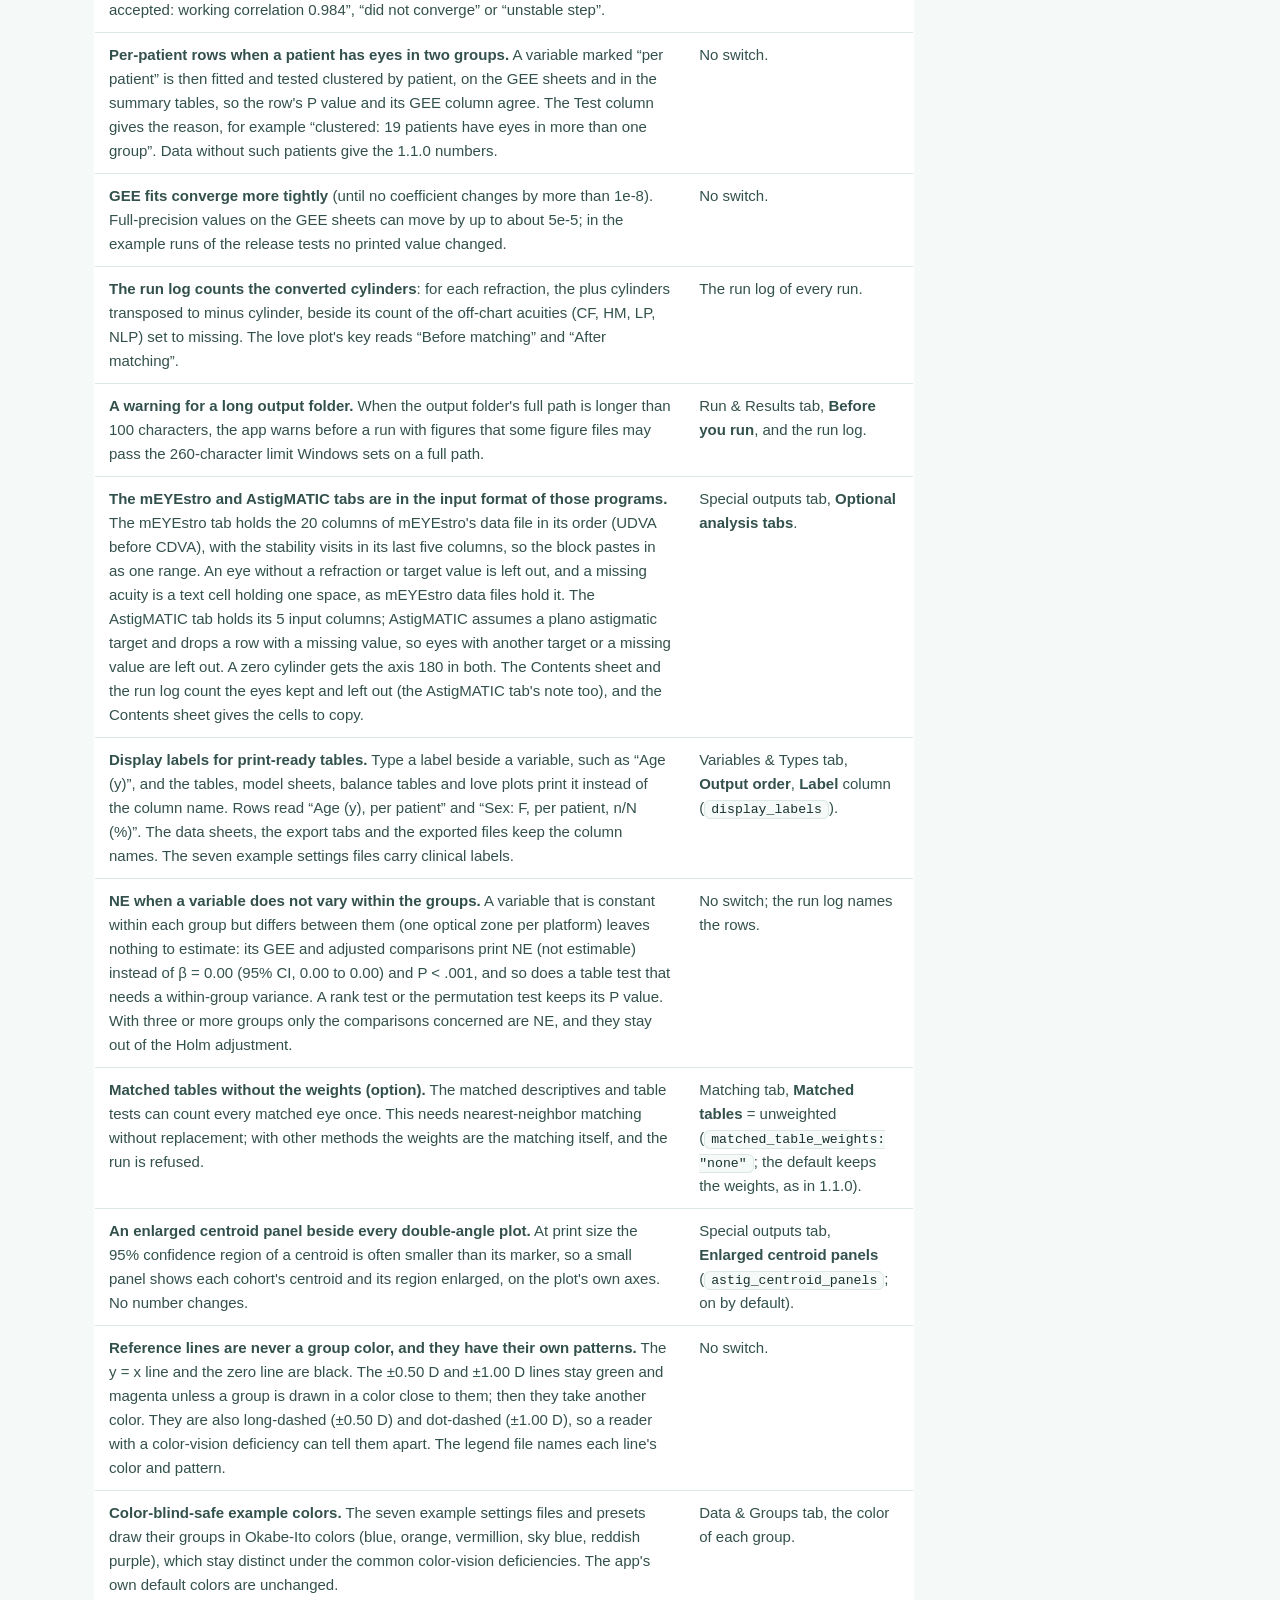
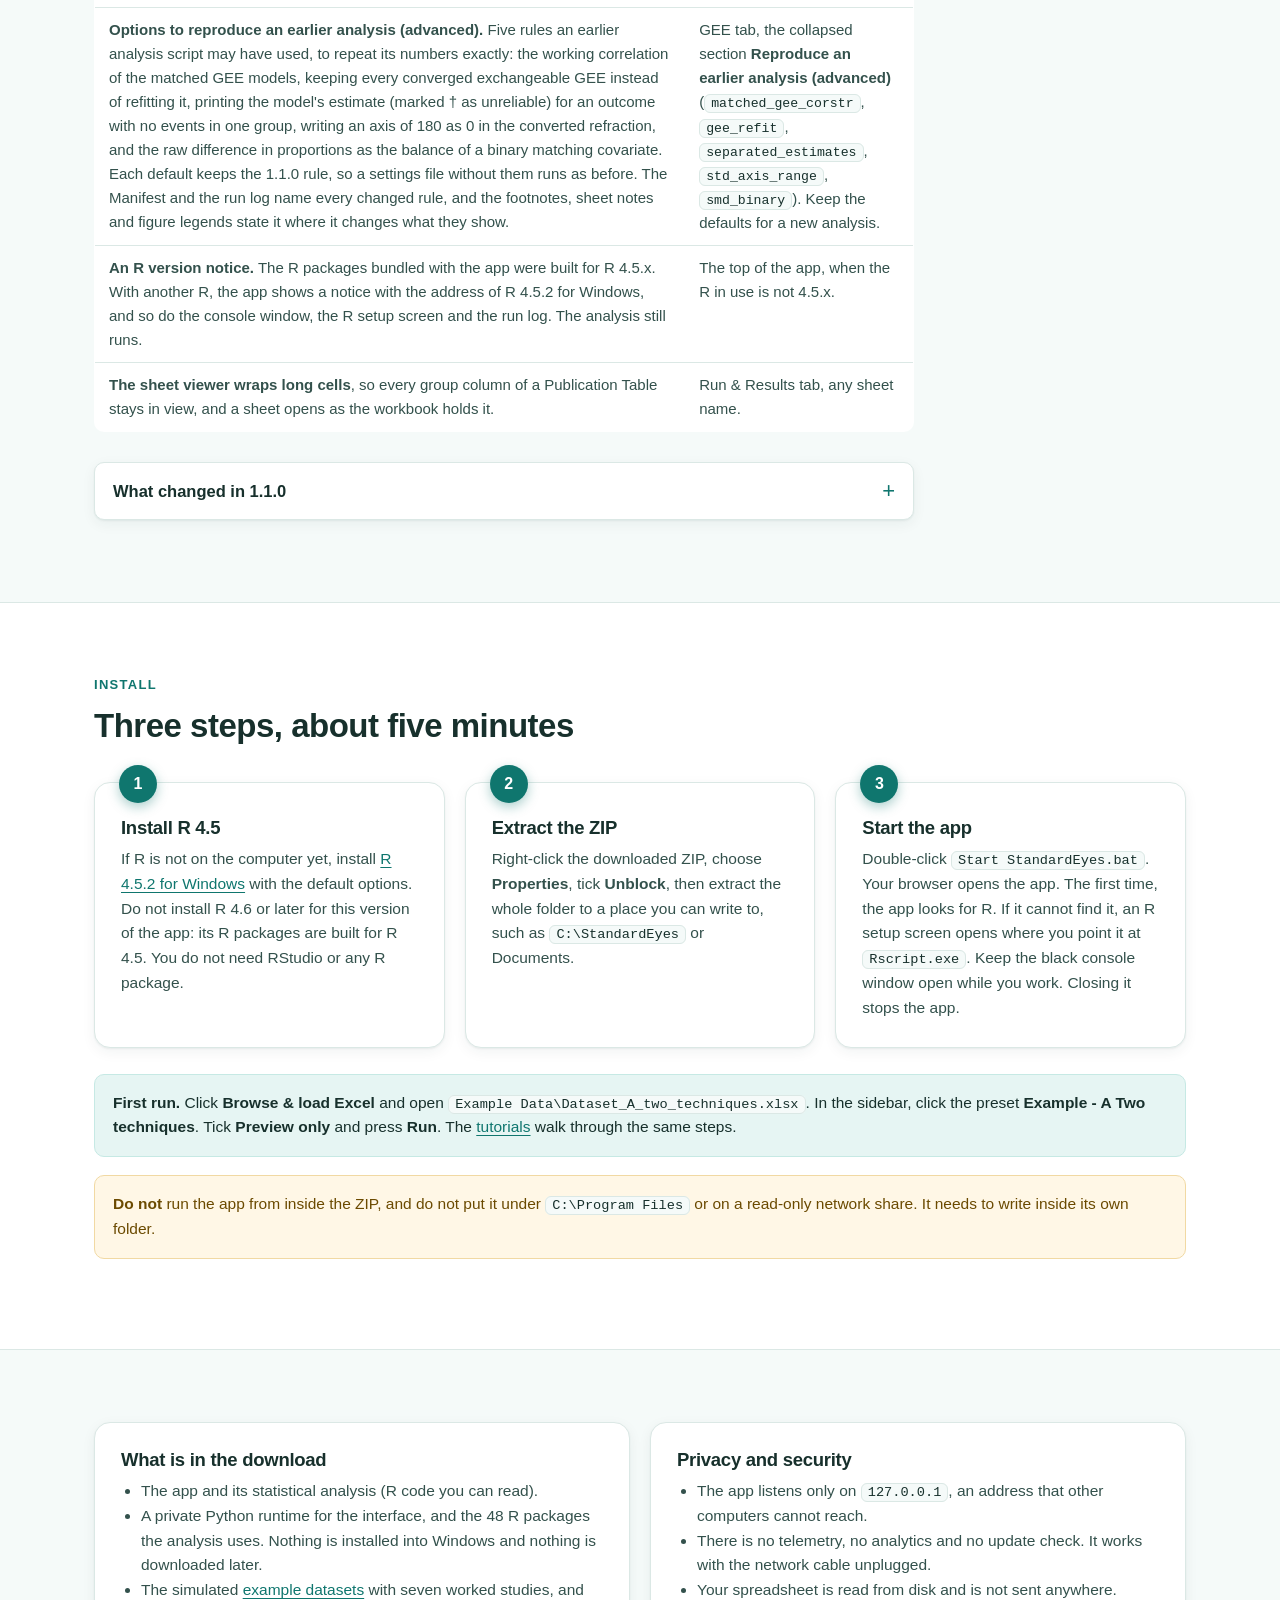
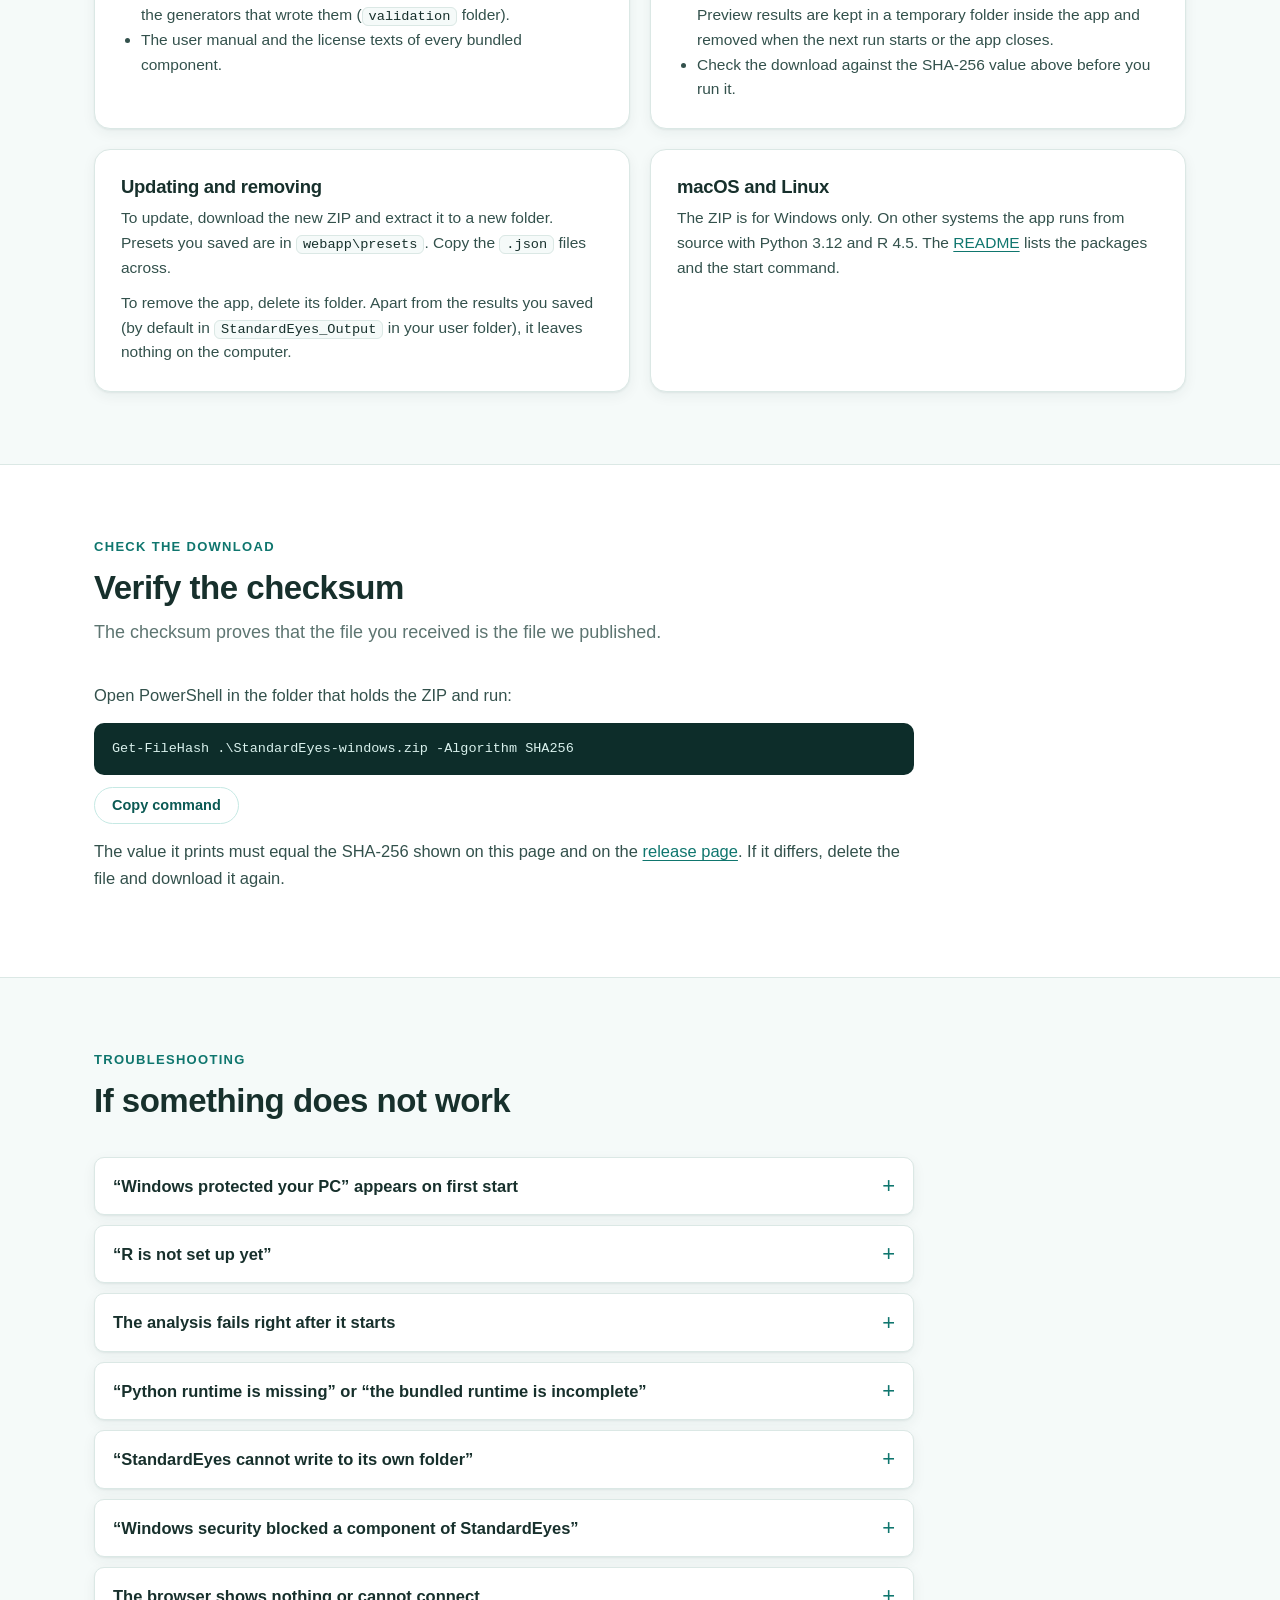
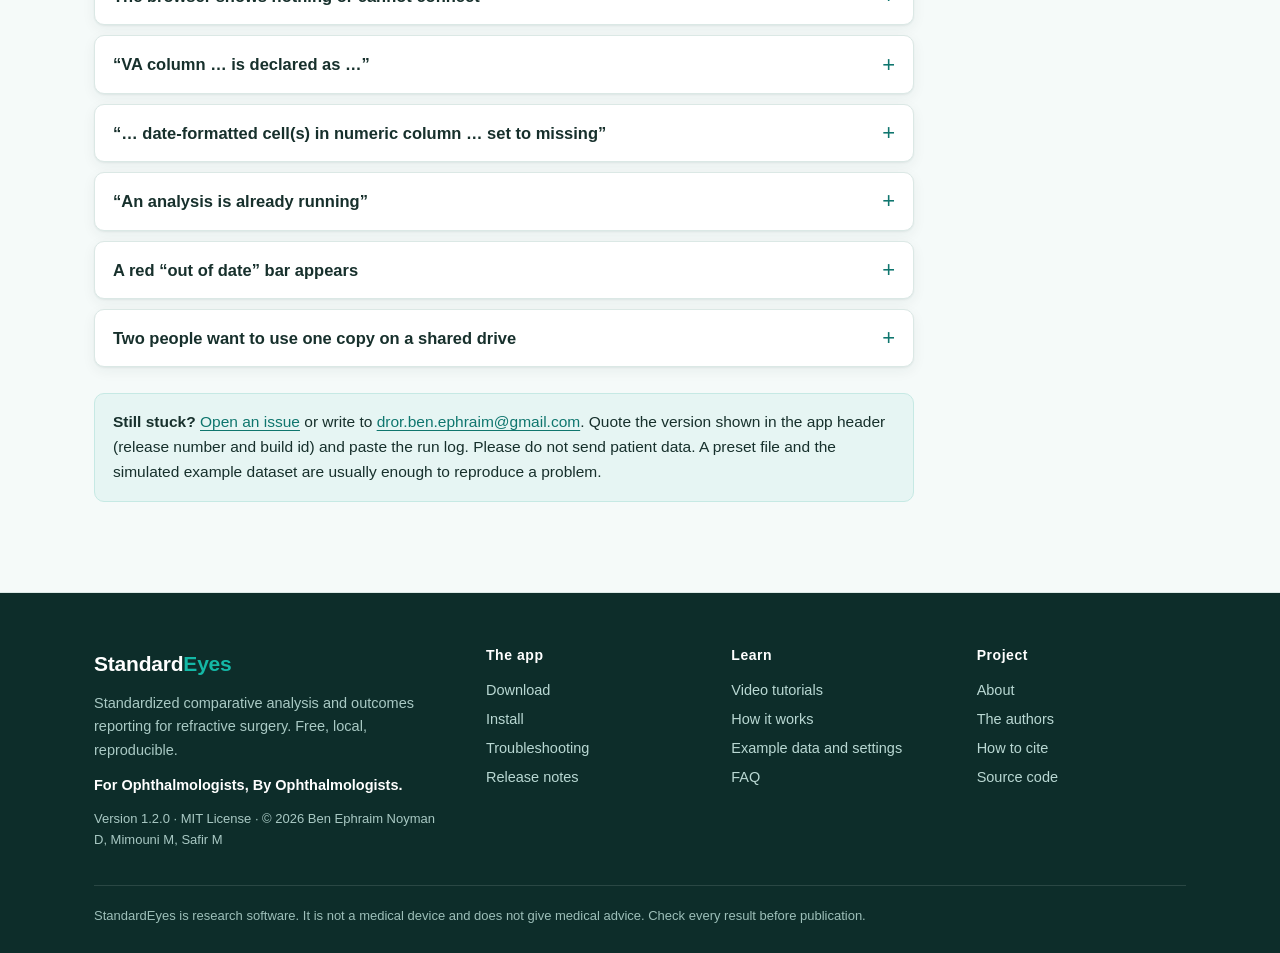
<file: docs/download.html>
<!DOCTYPE html>
<html lang="en">
<head>
<meta charset="utf-8">
<meta name="viewport" content="width=device-width, initial-scale=1">
<title>Download for Windows — StandardEyes</title>
<meta name="description" content="Download StandardEyes for Windows 10 and 11. One ZIP, no installer. What is new in 1.2.0, install steps, requirements, checksum and troubleshooting.">
<link rel="canonical" href="https://standardeyes.github.io/download.html">
<meta property="og:title" content="Download for Windows — StandardEyes">
<meta property="og:description" content="Download StandardEyes for Windows 10 and 11. One ZIP, no installer. What is new in 1.2.0, install steps, requirements, checksum and troubleshooting.">
<meta property="og:type" content="website">
<meta property="og:url" content="https://standardeyes.github.io/download.html">
<meta property="og:site_name" content="StandardEyes">
<meta property="og:image" content="https://standardeyes.github.io/assets/og.jpg">
<meta property="og:image:alt" content="StandardEyes: standardized comparative analysis for refractive surgery">
<meta name="twitter:card" content="summary_large_image">
<meta name="theme-color" content="#0f766e">
<link rel="icon" href="assets/logo.svg" type="image/svg+xml">
<link rel="icon" type="image/png" sizes="32x32" href="assets/favicon-32.png">
<link rel="apple-touch-icon" href="assets/apple-touch-icon.png">
<link rel="stylesheet" href="assets/site.css?v=a0e2d221">
</head>
<body class="page-download">
<a class="skip" href="#main">Skip to content</a>

<header class="site">
  <div class="wrap">
    <a class="brand" href="index.html" aria-label="StandardEyes home">
      <svg class="logo" viewBox="0 0 232 172" aria-hidden="true">
        <g fill="none" stroke="currentColor" stroke-width="8.5" stroke-linecap="round" stroke-linejoin="round">
          <path d="M7 86 C30 44 78 44 101 86 C78 128 30 128 7 86 Z"/>
          <circle cx="54" cy="86" r="23"/><circle cx="54" cy="86" r="11"/><circle cx="45.5" cy="76" r="4.4"/>
          <path d="M130 116 V94"/><path d="M148 116 V72"/><path d="M166 116 V84"/><path d="M184 116 V60"/>
          <path d="M104 68 C138 32 174 16 208 14"/><path d="M194 3 L211 14 L196 28"/>
          <path d="M104 104 C138 140 174 156 208 158"/><path d="M194 147 L211 158 L196 170"/>
        </g>
      </svg>
      <span class="wm">Standard<b>Eyes</b></span>
    </a>
    <a class="btn sm hdr-dl" href="download.html">Download</a>
    <button class="navtoggle" aria-expanded="false" aria-controls="sitenav" aria-label="Menu"><span></span><span></span><span></span></button>
    <nav id="sitenav" aria-label="Main">
      <a href="index.html">Home</a>
      <a href="download.html" aria-current="page">The app</a>
      <a href="examples.html">Examples</a>
      <a href="tutorials.html">Tutorials</a>
      <a href="guide.html">How it works</a>
      <a href="about.html">About</a>
      <a class="btn sm" href="download.html">Download</a>
    </nav>
  </div>
</header>

<main id="main">
<section class="pagehead">
  <div class="wrap">
    <div class="kicker">The app</div>
    <h1>Download StandardEyes</h1>
    <p class="lead">One ZIP file. No installer, no administrator rights, no account. The only thing you add yourself is R.</p>
  </div>
</section>

<section class="block tight">
  <div class="wrap">
    <div class="dl">
      <div class="main">
        <h2>StandardEyes 1.2.0 for Windows</h2>
        <p>The complete app: the interface, the statistical analysis in R, the example data and the user manual.</p>
        <div class="cta" style="margin-top:22px">
          <a class="btn lg light" href="https://github.com/StandardEyes/standardeyes.github.io/releases/latest/download/StandardEyes-windows.zip">
            <svg viewBox="0 0 24 24" fill="none" stroke="currentColor" stroke-width="2.2" stroke-linecap="round" stroke-linejoin="round" aria-hidden="true"><path d="M12 3v12"/><path d="M7 11l5 5 5-5"/><path d="M4 20h16"/></svg>
            Download the ZIP (73 MB)
          </a>
        </div>
        <p class="fine">Free under the MIT License. By downloading you accept that the software is provided as is, without warranty.</p>
      </div>
      <div class="side">
        <dl class="kv">
          <dt>Version</dt><dd>1.2.0 <span class="fine" style="font-weight:400">(build 2026-11-12-se.12)</span></dd>
          <dt>System</dt><dd>Windows 10 or 11, 64-bit</dd>
          <dt>Also needs</dt><dd><a href="https://cran.r-project.org/bin/windows/base/old/4.5.2/">R 4.5.2 for Windows</a></dd>
          <dt>Disk space</dt><dd>About 250 MB after extracting</dd>
          <dt>SHA-256</dt><dd><span class="hash" id="sha">fb2baf708ea74eb3b7ad688c859d8b797859710d4669dcfb3eb210966450626f</span><br><button class="btn sm ghost" data-copy="#sha" style="margin-top:8px">Copy checksum</button></dd>
        </dl>
        <p class="fine" style="margin:16px 0 0"><a href="#new">What is new in 1.2.0</a> · <a href="https://github.com/StandardEyes/standardeyes.github.io/releases">All releases and release notes</a> · <a href="https://github.com/StandardEyes/standardeyes.github.io">Source code</a></p>
      </div>
    </div>
  </div>
</section>

<section class="block alt" id="new">
  <div class="wrap narrow prose">
    <h2>What is new in 1.2.0</h2>
    <p>Version 1.2.0 changes no statistical default. A preset or settings file saved by 1.1.0 or 1.0.0 loads and runs as before, and it still matches eyes. The table rows are named in a print-ready form, and every workbook's Manifest sheet records the settings used.</p>
    <p><strong>A correction for 1.1.0 users:</strong> in 1.1.0 the mEYEstro tab placed the postoperative CDVA before the UDVA. mEYEstro reads the UDVA first, so mEYEstro graphs made from a 1.1.0 tab show the two swapped. Export the tab again with 1.2.0.</p>
    <div class="tablewrap"><table>
      <thead><tr><th>What is new in 1.2.0</th><th>Where to find it</th></tr></thead>
      <tbody>
        <tr><td><strong>Patient-level matching (option).</strong> The analyzed eyes of a patient in a group form one matching unit: eye-level covariates are averaged over those eyes, per-patient covariates are taken once, and the propensity model, caliper, ratio and order work on the patients. Both eyes enter or leave the matched cohort together, each with the patient's matching weight, and balance (love plot, PSM sheet) is computed on the patients. The live preview counts patients, with their eyes. Exact, coarsened exact and subclassification matching work on the patients too. A patient with eyes in two groups forms one unit in each group; the run log and the PSM sheet count them. The outcome models do not change.</td><td>Matching tab, <b>Match</b> = patients (both eyes together) (<code>psm_unit: "patient"</code>; the default <code>"eye"</code> matches eyes, as in 1.1.0). It needs a patient ID column.</td></tr>
        <tr><td><strong>Five demonstration datasets</strong> replace the single example dataset: two techniques (A), notation harmonization (B), four platforms (C), astigmatism (D) and confounded cohorts (E), with seven settings files, also in the app as the seven <b>Example - …</b> presets. Each has a README sheet with the generating model, every true effect, the seed and a column dictionary.</td><td><code>Example Data</code> folder; their generators are in <code>validation</code>. See the <a href="examples.html">examples</a>.</td></tr>
        <tr><td><strong>The independence-refit label states its reason.</strong> When an exchangeable GEE is not accepted and is refitted with an independence working correlation, the tables, the GEE sheets and the run log say why, for example “the exchangeable fit was not accepted: working correlation 0.984”, “did not converge” or “unstable step”.</td><td>No switch; the models do not change.</td></tr>
        <tr><td><strong>Per-patient rows when a patient has eyes in two groups.</strong> A variable marked “per patient” is then fitted and tested clustered by patient, on the GEE sheets and in the summary tables, so the row's P value and its GEE column agree. The Test column gives the reason, for example “clustered: 19 patients have eyes in more than one group”. Data without such patients give the 1.1.0 numbers.</td><td>No switch.</td></tr>
        <tr><td><strong>GEE fits converge more tightly</strong> (until no coefficient changes by more than 1e-8). Full-precision values on the GEE sheets can move by up to about 5e-5; in the example runs of the release tests no printed value changed.</td><td>No switch.</td></tr>
        <tr><td><strong>The run log counts the converted cylinders</strong>: for each refraction, the plus cylinders transposed to minus cylinder, beside its count of the off-chart acuities (CF, HM, LP, NLP) set to missing. The love plot's key reads “Before matching” and “After matching”.</td><td>The run log of every run.</td></tr>
        <tr><td><strong>A warning for a long output folder.</strong> When the output folder's full path is longer than 100 characters, the app warns before a run with figures that some figure files may pass the 260-character limit Windows sets on a full path.</td><td>Run &amp; Results tab, <b>Before you run</b>, and the run log.</td></tr>
        <tr><td><strong>The mEYEstro and AstigMATIC tabs are in the input format of those programs.</strong> The mEYEstro tab holds the 20 columns of mEYEstro's data file in its order (UDVA before CDVA), with the stability visits in its last five columns, so the block pastes in as one range. An eye without a refraction or target value is left out, and a missing acuity is a text cell holding one space, as mEYEstro data files hold it. The AstigMATIC tab holds its 5 input columns; AstigMATIC assumes a plano astigmatic target and drops a row with a missing value, so eyes with another target or a missing value are left out. A zero cylinder gets the axis 180 in both. The Contents sheet and the run log count the eyes kept and left out (the AstigMATIC tab's note too), and the Contents sheet gives the cells to copy.</td><td>Special outputs tab, <b>Optional analysis tabs</b>.</td></tr>
        <tr><td><strong>Display labels for print-ready tables.</strong> Type a label beside a variable, such as “Age (y)”, and the tables, model sheets, balance tables and love plots print it instead of the column name. Rows read “Age (y), per patient” and “Sex: F, per patient, n/N (%)”. The data sheets, the export tabs and the exported files keep the column names. The seven example settings files carry clinical labels.</td><td>Variables &amp; Types tab, <b>Output order</b>, <b>Label</b> column (<code>display_labels</code>).</td></tr>
        <tr><td><strong>NE when a variable does not vary within the groups.</strong> A variable that is constant within each group but differs between them (one optical zone per platform) leaves nothing to estimate: its GEE and adjusted comparisons print NE (not estimable) instead of β = 0.00 (95% CI, 0.00 to 0.00) and P &lt; .001, and so does a table test that needs a within-group variance. A rank test or the permutation test keeps its P value. With three or more groups only the comparisons concerned are NE, and they stay out of the Holm adjustment.</td><td>No switch; the run log names the rows.</td></tr>
        <tr><td><strong>Matched tables without the weights (option).</strong> The matched descriptives and table tests can count every matched eye once. This needs nearest-neighbor matching without replacement; with other methods the weights are the matching itself, and the run is refused.</td><td>Matching tab, <b>Matched tables</b> = unweighted (<code>matched_table_weights: "none"</code>; the default keeps the weights, as in 1.1.0).</td></tr>
        <tr><td><strong>An enlarged centroid panel beside every double-angle plot.</strong> At print size the 95% confidence region of a centroid is often smaller than its marker, so a small panel shows each cohort's centroid and its region enlarged, on the plot's own axes. No number changes.</td><td>Special outputs tab, <b>Enlarged centroid panels</b> (<code>astig_centroid_panels</code>; on by default).</td></tr>
        <tr><td><strong>Reference lines are never a group color, and they have their own patterns.</strong> The y = x line and the zero line are black. The ±0.50 D and ±1.00 D lines stay green and magenta unless a group is drawn in a color close to them; then they take another color. They are also long-dashed (±0.50 D) and dot-dashed (±1.00 D), so a reader with a color-vision deficiency can tell them apart. The legend file names each line's color and pattern.</td><td>No switch.</td></tr>
        <tr><td><strong>Color-blind-safe example colors.</strong> The seven example settings files and presets draw their groups in Okabe-Ito colors (blue, orange, vermillion, sky blue, reddish purple), which stay distinct under the common color-vision deficiencies. The app's own default colors are unchanged.</td><td>Data &amp; Groups tab, the color of each group.</td></tr>
        <tr><td><strong>Options to reproduce an earlier analysis (advanced).</strong> Five rules an earlier analysis script may have used, to repeat its numbers exactly: the working correlation of the matched GEE models, keeping every converged exchangeable GEE instead of refitting it, printing the model's estimate (marked † as unreliable) for an outcome with no events in one group, writing an axis of 180 as 0 in the converted refraction, and the raw difference in proportions as the balance of a binary matching covariate. Each default keeps the 1.1.0 rule, so a settings file without them runs as before. The Manifest and the run log name every changed rule, and the footnotes, sheet notes and figure legends state it where it changes what they show.</td><td>GEE tab, the collapsed section <b>Reproduce an earlier analysis (advanced)</b> (<code>matched_gee_corstr</code>, <code>gee_refit</code>, <code>separated_estimates</code>, <code>std_axis_range</code>, <code>smd_binary</code>). Keep the defaults for a new analysis.</td></tr>
        <tr><td><strong>An R version notice.</strong> The R packages bundled with the app were built for R 4.5.x. With another R, the app shows a notice with the address of R 4.5.2 for Windows, and so do the console window, the R setup screen and the run log. The analysis still runs.</td><td>The top of the app, when the R in use is not 4.5.x.</td></tr>
        <tr><td><strong>The sheet viewer wraps long cells</strong>, so every group column of a Publication Table stays in view, and a sheet opens as the workbook holds it.</td><td>Run &amp; Results tab, any sheet name.</td></tr>
      </tbody>
    </table></div>
    <details class="qa"><summary>What changed in 1.1.0</summary><div class="a">
    <p>Version 1.1.0 brought the tables, figures and astigmatism analysis in line with the reporting rules of the <i>Journal of Cataract &amp; Refractive Surgery</i>, including the JCRS 2025 astigmatism standard. It changes several defaults, so the same data and settings can give different numbers than 1.0.0. A preset or settings file saved by 1.0.0 still loads and runs: a setting it does not contain takes the 1.1.0 default, and every workbook's Manifest sheet records the settings used. Each change, and how to get the 1.0.0 behavior back (interface tab, then the settings-file key):</p>
    <div class="tablewrap"><table>
      <thead><tr><th>What changed in 1.1.0</th><th>To get the 1.0.0 behavior</th></tr></thead>
      <tbody>
        <tr><td><strong>Tests in the tables are clustered by patient.</strong> When a patient has two analyzed eyes, the P value of every per-eye row of the summary tables and the Publication Table comes from a patient-clustered GEE test, the same P value as the figure of that outcome. Where that GEE cannot be fitted, the table and the figure use a permutation test over patients (9999 permutations), labeled “GEE not fitted”.</td><td>GEE tab, <b>Summary-table tests</b> = classical (<code>table_tests: "classical"</code>). The figures stay clustered.</td></tr>
        <tr><td><strong>Small-sample correction of the clustered tests.</strong> Every GEE test and interval uses the Mancl-DeRouen bias-corrected robust standard error with a t reference (F for joint tests; df = patients minus model coefficients).</td><td>GEE tab, <b>GEE small-sample inference</b> = none (<code>gee_small_sample: "none"</code>).</td></tr>
        <tr><td><strong>The caliper is on the logit scale:</strong> 0.2 SD of the logit of the propensity score (Austin 2011).</td><td>Matching tab, <b>Distance</b> = propensity score, probability scale (<code>psm_distance: "logit"</code>).</td></tr>
        <tr><td><strong>Visual acuity is analyzed in logMAR and shown as Snellen</strong>: “20/20 (0.00 ± 0.05 logMAR)”, the Snellen geometric mean with the logMAR mean ± SD, and the range in Snellen.</td><td>Variables &amp; Types tab, untick <b>Analyze visual acuity in logMAR</b> (<code>do_logmar: false</code>).</td></tr>
        <tr><td><strong>P values in journal style</strong>: .27, .003, &lt;.001, &gt;.99.</td><td>GEE tab, <b>P value style</b> = classic (<code>p_style: "classic"</code>).</td></tr>
        <tr><td><strong>Journal-style figures</strong>: white, no frames, section bands, captions or shaded wedges; each figure's title, method notes and abbreviations go to <code>&lt;figure&gt;_legend.txt</code> beside it.</td><td>Special outputs tab, <b>Figure style</b> = annotated (<code>figure_style: "annotated"</code>).</td></tr>
        <tr><td><strong>Astigmatism follows the JCRS 2025 standard</strong>, in plus-cylinder format (with-the-rule on the left). The double-angle plots show the preoperative astigmatism, SIA and the prediction error (PE = postoperative − target), plus the postoperative astigmatism when a target is not plano; the correction-index polar plots are gone (its histogram stays). The 95% region of the eyes is the depth-based convex polygon and the centroid's 95% confidence region the bootstrap convex polygon of the centroid, both built as in the WHWK functions (the journal's reference tool). Each centroid is tested against zero by the bootstrap projection-distance test of the same functions; the between-cohort tests resample patients, with 20% trimming as Wilcox defines it, untrimmed where the trimmed statistic does not exist.</td><td>The plus-cylinder vectors and the plot set have no switch (1.0.0 mishandled the cylinder sign). Special outputs tab: <b>95% region of the eyes</b> = normal, <b>Centroid 95% confidence region</b> = Hotelling, <b>Astigmatism tests</b> = classic. Hull peeling is no longer offered.</td></tr>
        <tr><td><strong>New sheets</strong> “Astigmatism (JCRS 2025)” (centroids, total SD, magnitudes, cumulative intervals and the standard's tests; also written as a CSV) and “Astigmatism vectors” (per eye).</td><td>Special outputs tab, untick <b>Astigmatism (JCRS 2025) sheet</b> (<code>astig_sheet: false</code>).</td></tr>
        <tr><td><strong>Input files for the WHWK functions</strong>: a <code>WHWK input</code> folder in each run's figure folder holds <code>&lt;vector&gt;_vector.txt</code> and <code>&lt;vector&gt;_magnitude.txt</code> for every plotted vector, with a README. The functions are at <a href="https://osf.io/xhe8u/">osf.io/xhe8u</a>.</td><td>Special outputs tab, untick <b>Input files for the WHWK functions</b> (<code>astig_whwk_files: false</code>).</td></tr>
        <tr><td><strong>GEE of an outcome that hardly varies within a patient.</strong> A per-patient variable is modeled on one row per patient; any other exchangeable GEE is kept only if it converged, its working correlation is below 0.95 and a further scoring step moves no coefficient by more than 0.01 SE, and is otherwise refitted with an independence working correlation. The output names the model used.</td><td>No switch.</td></tr>
      </tbody>
    </table></div>
    <p>Also new: EPS figure files, up to 1200 dpi, and a figure width in cm (8.76, 12.69 and 17.77 cm are the journal column widths; tall combined figures are split into pages). Without a switch: comparisons with the reference in the tables are Holm-adjusted; tables use fixed decimals and one effect style; every model of a matched cohort uses an independence working correlation; the Regression sheet also gives the crude estimate on the same eyes; the Run &amp; Results tab lists how the numbers will be computed before you run; workbooks name “StandardEyes” as their author.</p>
    <p>Version 1.1.0 also brought a simulated example dataset with the cohorts Reference, Cohort A and Cohort B and a new astigmatism validation dataset. In 1.2.0 the five demonstration datasets replace that example dataset; the astigmatism validation dataset is in the <code>validation</code> folder.</p>
    </div></details>
  </div>
</section>

<section class="block" id="install">
  <div class="wrap">
    <div class="sechead">
      <div class="kicker">Install</div>
      <h2>Three steps, about five minutes</h2>
    </div>
    <div class="grid g3 steps">
      <div class="card step">
        <h3>Install R 4.5</h3>
        <p>If R is not on the computer yet, install <a href="https://cran.r-project.org/bin/windows/base/old/4.5.2/">R 4.5.2 for Windows</a> with the default options. Do not install R 4.6 or later for this version of the app: its R packages are built for R 4.5. You do not need RStudio or any R package.</p>
      </div>
      <div class="card step">
        <h3>Extract the ZIP</h3>
        <p>Right-click the downloaded ZIP, choose <b>Properties</b>, tick <b>Unblock</b>, then extract the whole folder to a place you can write to, such as <code>C:\StandardEyes</code> or Documents.</p>
      </div>
      <div class="card step">
        <h3>Start the app</h3>
        <p>Double-click <code>Start StandardEyes.bat</code>. Your browser opens the app. The first time, the app looks for R. If it cannot find it, an R setup screen opens where you point it at <code>Rscript.exe</code>. Keep the black console window open while you work. Closing it stops the app.</p>
      </div>
    </div>
    <div class="callout" style="margin-top:26px" id="first-run">
      <p><strong>First run.</strong> Click <b>Browse &amp; load Excel</b> and open <code>Example Data\Dataset_A_two_techniques.xlsx</code>. In the sidebar, click the preset <b>Example - A Two techniques</b>. Tick <b>Preview only</b> and press <b>Run</b>. The <a href="tutorials.html">tutorials</a> walk through the same steps.</p>
    </div>
    <div class="callout warn">
      <p><strong>Do not</strong> run the app from inside the ZIP, and do not put it under <code>C:\Program Files</code> or on a read-only network share. It needs to write inside its own folder.</p>
    </div>
  </div>
</section>

<section class="block alt">
  <div class="wrap">
    <div class="grid g2">
      <div class="card">
        <h3>What is in the download</h3>
        <ul style="margin:8px 0 0; padding-left:20px">
          <li>The app and its statistical analysis (R code you can read).</li>
          <li>A private Python runtime for the interface, and the 48 R packages the analysis uses. Nothing is installed into Windows and nothing is downloaded later.</li>
          <li>The simulated <a href="examples.html">example datasets</a> with seven worked studies, and the generators that wrote them (<code>validation</code> folder).</li>
          <li>The user manual and the license texts of every bundled component.</li>
        </ul>
      </div>
      <div class="card">
        <h3>Privacy and security</h3>
        <ul style="margin:8px 0 0; padding-left:20px">
          <li>The app listens only on <code>127.0.0.1</code>, an address that other computers cannot reach.</li>
          <li>There is no telemetry, no analytics and no update check. It works with the network cable unplugged.</li>
          <li>Your spreadsheet is read from disk and is not sent anywhere. Preview results are kept in a temporary folder inside the app and removed when the next run starts or the app closes.</li>
          <li>Check the download against the SHA-256 value above before you run it.</li>
        </ul>
      </div>
      <div class="card">
        <h3>Updating and removing</h3>
        <p>To update, download the new ZIP and extract it to a new folder. Presets you saved are in <code>webapp\presets</code>. Copy the <code>.json</code> files across.</p>
        <p>To remove the app, delete its folder. Apart from the results you saved (by default in <code>StandardEyes_Output</code> in your user folder), it leaves nothing on the computer.</p>
      </div>
      <div class="card">
        <h3>macOS and Linux</h3>
        <p>The ZIP is for Windows only. On other systems the app runs from source with Python 3.12 and R 4.5. The <a href="https://github.com/StandardEyes/standardeyes.github.io#running-from-source-any-operating-system">README</a> lists the packages and the start command.</p>
      </div>
    </div>
  </div>
</section>

<section class="block" id="verify">
  <div class="wrap narrow">
    <div class="sechead">
      <div class="kicker">Check the download</div>
      <h2>Verify the checksum</h2>
      <p>The checksum proves that the file you received is the file we published.</p>
    </div>
    <p>Open PowerShell in the folder that holds the ZIP and run:</p>
    <pre tabindex="0"><code id="hashcmd">Get-FileHash .\StandardEyes-windows.zip -Algorithm SHA256</code></pre>
    <p><button class="btn sm ghost" data-copy="#hashcmd">Copy command</button></p>
    <p>The value it prints must equal the SHA-256 shown on this page and on the <a href="https://github.com/StandardEyes/standardeyes.github.io/releases/latest">release page</a>. If it differs, delete the file and download it again.</p>
  </div>
</section>

<section class="block alt" id="help">
  <div class="wrap narrow">
    <div class="sechead">
      <div class="kicker">Troubleshooting</div>
      <h2>If something does not work</h2>
    </div>

    <details class="qa"><summary>“Windows protected your PC” appears on first start</summary><div class="a">
      <p>Windows shows this for files that came from a downloaded ZIP. Click <b>More info</b>, then <b>Run anyway</b>. To avoid the message, right-click the ZIP, choose <b>Properties</b>, tick <b>Unblock</b>, and extract it again.</p></div></details>

    <details class="qa"><summary>“R is not set up yet”</summary><div class="a">
      <p>Click <b>R setup</b> at the top right and point the app at <code>Rscript.exe</code>, usually <code>C:\Program Files\R\R-4.5.2\bin\x64\Rscript.exe</code>. If R is not installed, install <a href="https://cran.r-project.org/bin/windows/base/old/4.5.2/">R 4.5.2</a> first.</p></div></details>

    <details class="qa"><summary>The analysis fails right after it starts</summary><div class="a">
      <p>Check the R version on the R setup screen. The bundled packages are built for R 4.5. Other versions (4.3, 4.4, 4.6 …) may fail to load them. Several R versions can be installed side by side, so you can add <a href="https://cran.r-project.org/bin/windows/base/old/4.5.2/">R 4.5.2</a> without removing a newer one.</p></div></details>

    <details class="qa"><summary>“Python runtime is missing” or “the bundled runtime is incomplete”</summary><div class="a">
      <p>The folder was copied incompletely, or the app is being run from inside the ZIP. Extract the whole folder and start it from there.</p></div></details>

    <details class="qa"><summary>“StandardEyes cannot write to its own folder”</summary><div class="a">
      <p>The folder is read-only for you, typically because it is under <code>C:\Program Files</code> or on a read-only share. Move the whole folder to Documents or <code>C:\StandardEyes</code>.</p></div></details>

    <details class="qa"><summary>“Windows security blocked a component of StandardEyes”</summary><div class="a">
      <p>Smart App Control, AppLocker or an antivirus program refused to load part of the bundled runtime. Ask your IT department to allow the folder. Copying the folder again will not help.</p></div></details>

    <details class="qa"><summary>The browser shows nothing or cannot connect</summary><div class="a">
      <p>Give it a few seconds on first start, then reload the address printed in the console window. The console also shows the version and any start-up error.</p></div></details>

    <details class="qa"><summary>“VA column … is declared as …”</summary><div class="a">
      <p>The acuity values do not match the notation chosen under <b>VA notation in your file</b> on the <b>Variables &amp; Types</b> tab. Choose the notation the file really uses, or correct the column. See <a href="guide.html#va">visual acuity notations</a>.</p></div></details>

    <details class="qa"><summary>“… date-formatted cell(s) in numeric column … set to missing”</summary><div class="a">
      <p>A cell in a column of numbers is formatted as a date in Excel. Its hidden serial number would pass numeric filters and distort means, so the app treats the cell as missing. Correct the cell in Excel and run again.</p></div></details>

    <details class="qa"><summary>“An analysis is already running”</summary><div class="a">
      <p>One analysis runs at a time. Wait for it to finish, or press <b>Cancel</b>.</p></div></details>

    <details class="qa"><summary>A red “out of date” bar appears</summary><div class="a">
      <p>The app running in the console window and the page in the browser come from different versions, usually because an old console window is still open after an update. Close the console window, double-click <code>Start StandardEyes.bat</code> again, and press <kbd>Ctrl</kbd>+<kbd>F5</kbd> in the browser.</p></div></details>

    <details class="qa"><summary>Two people want to use one copy on a shared drive</summary><div class="a">
      <p>Each person should copy the folder to their own computer. Running the same copy from a network share at the same time is not supported.</p></div></details>

    <div class="callout" style="margin-top:26px">
      <p><strong>Still stuck?</strong> <a href="https://github.com/StandardEyes/standardeyes.github.io/issues">Open an issue</a> or write to <a href="mailto:dror.ben.ephraim@gmail.com">dror.ben.ephraim@gmail.com</a>. Quote the version shown in the app header (release number and build id) and paste the run log. Please do not send patient data. A preset file and the simulated example dataset are usually enough to reproduce a problem.</p>
    </div>
  </div>
</section>

</main>

<footer class="site">
  <div class="wrap cols">
    <div>
      <div class="brand small"><span class="wm">Standard<b>Eyes</b></span></div>
      <p>Standardized comparative analysis and outcomes reporting for refractive surgery. Free, local, reproducible.</p>
      <p><b style="color:#fff">For Ophthalmologists, By Ophthalmologists.</b></p>
      <p class="fine">Version 1.2.0 · MIT License · © 2026 Ben Ephraim Noyman D, Mimouni M, Safir M</p>
    </div>
    <div>
      <h2 class="fh">The app</h2>
      <a href="download.html">Download</a>
      <a href="download.html#install">Install</a>
      <a href="download.html#help">Troubleshooting</a>
      <a href="https://github.com/StandardEyes/standardeyes.github.io/releases">Release notes</a>
    </div>
    <div>
      <h2 class="fh">Learn</h2>
      <a href="tutorials.html">Video tutorials</a>
      <a href="guide.html">How it works</a>
      <a href="examples.html">Example data and settings</a>
      <a href="guide.html#faq">FAQ</a>
    </div>
    <div>
      <h2 class="fh">Project</h2>
      <a href="about.html">About</a>
      <a href="about.html#authors">The authors</a>
      <a href="about.html#cite">How to cite</a>
      <a href="https://github.com/StandardEyes/standardeyes.github.io">Source code</a>
    </div>
  </div>
  <div class="wrap"><div class="fine legal">StandardEyes is research software. It is not a medical device and does not give medical advice. Check every result before publication.</div></div>
</footer>

<div class="lightbox" id="lightbox" role="dialog" aria-modal="true" aria-label="Enlarged figure" hidden>
  <button class="close" aria-label="Close enlarged figure">×</button>
  <figure><img alt=""><figcaption></figcaption></figure>
</div>
<script src="assets/site.js?v=a0e2d221" defer></script>
</body>
</html>
</file>
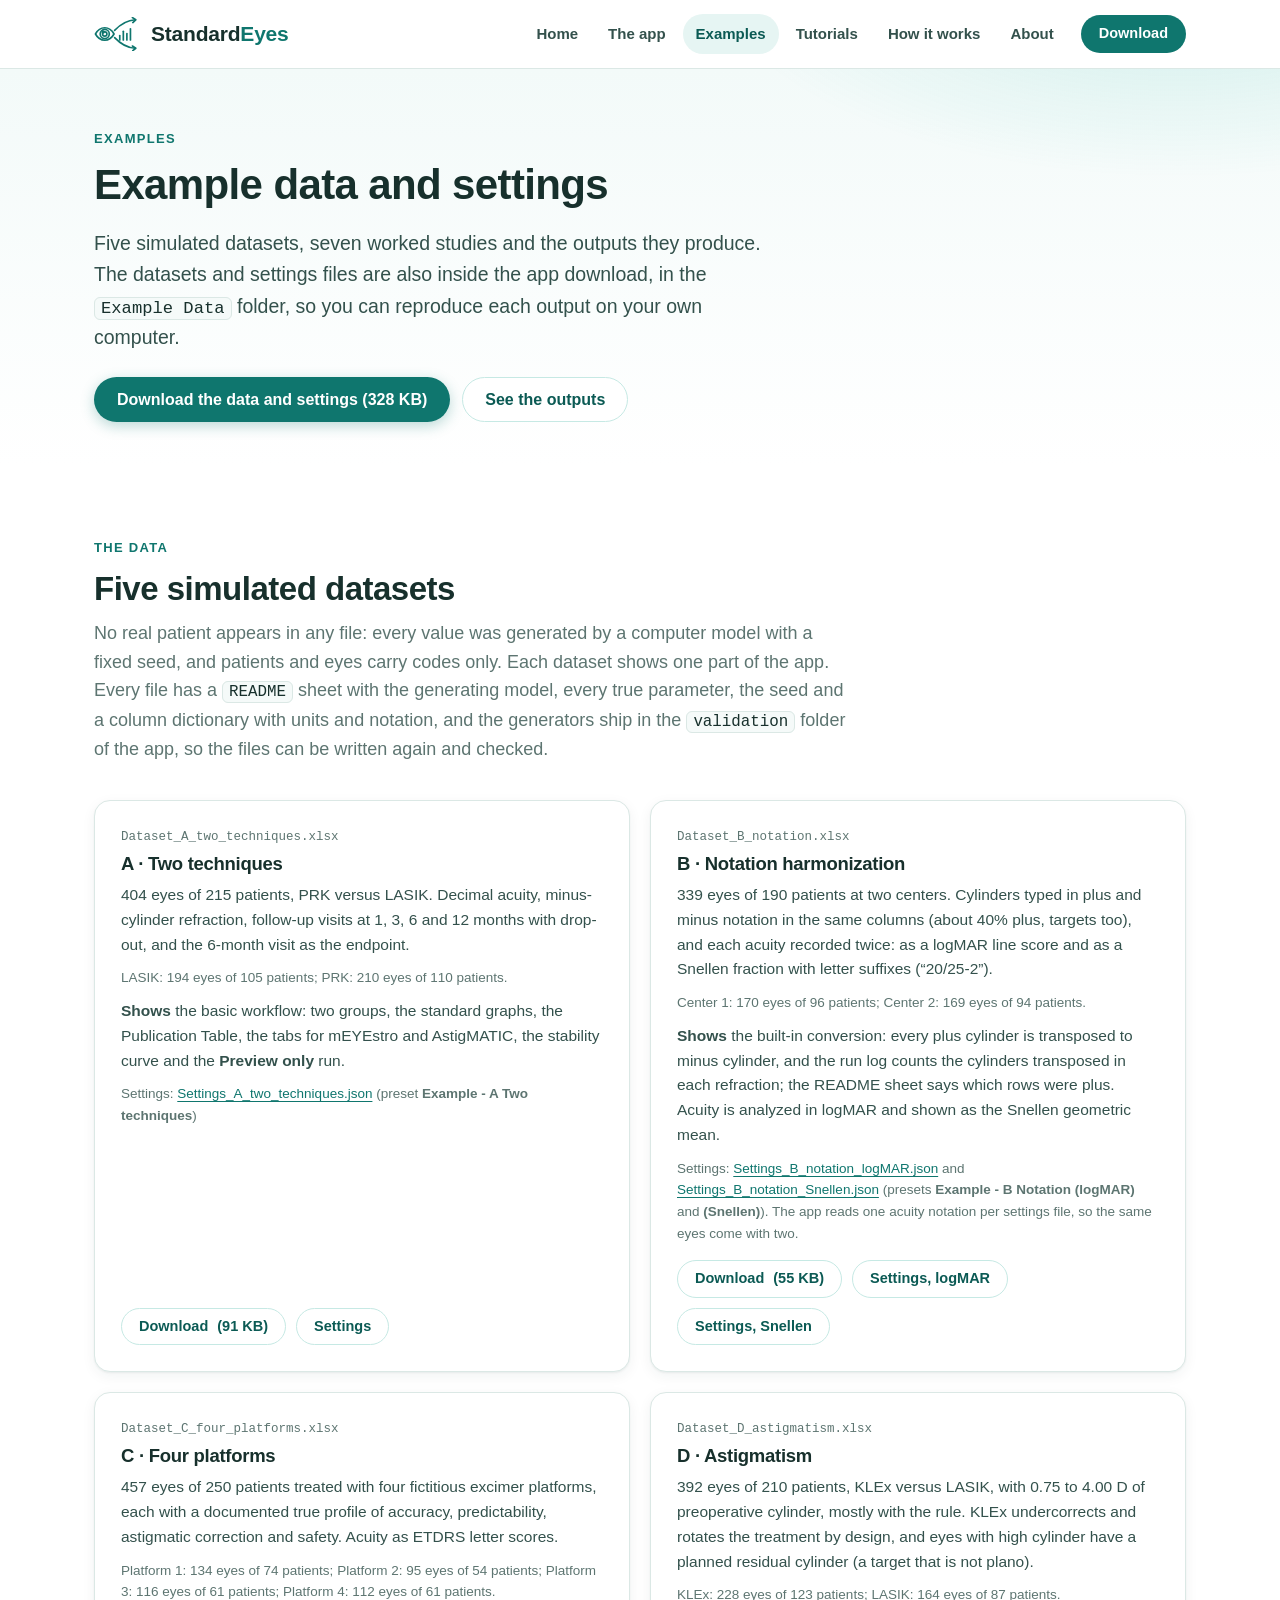
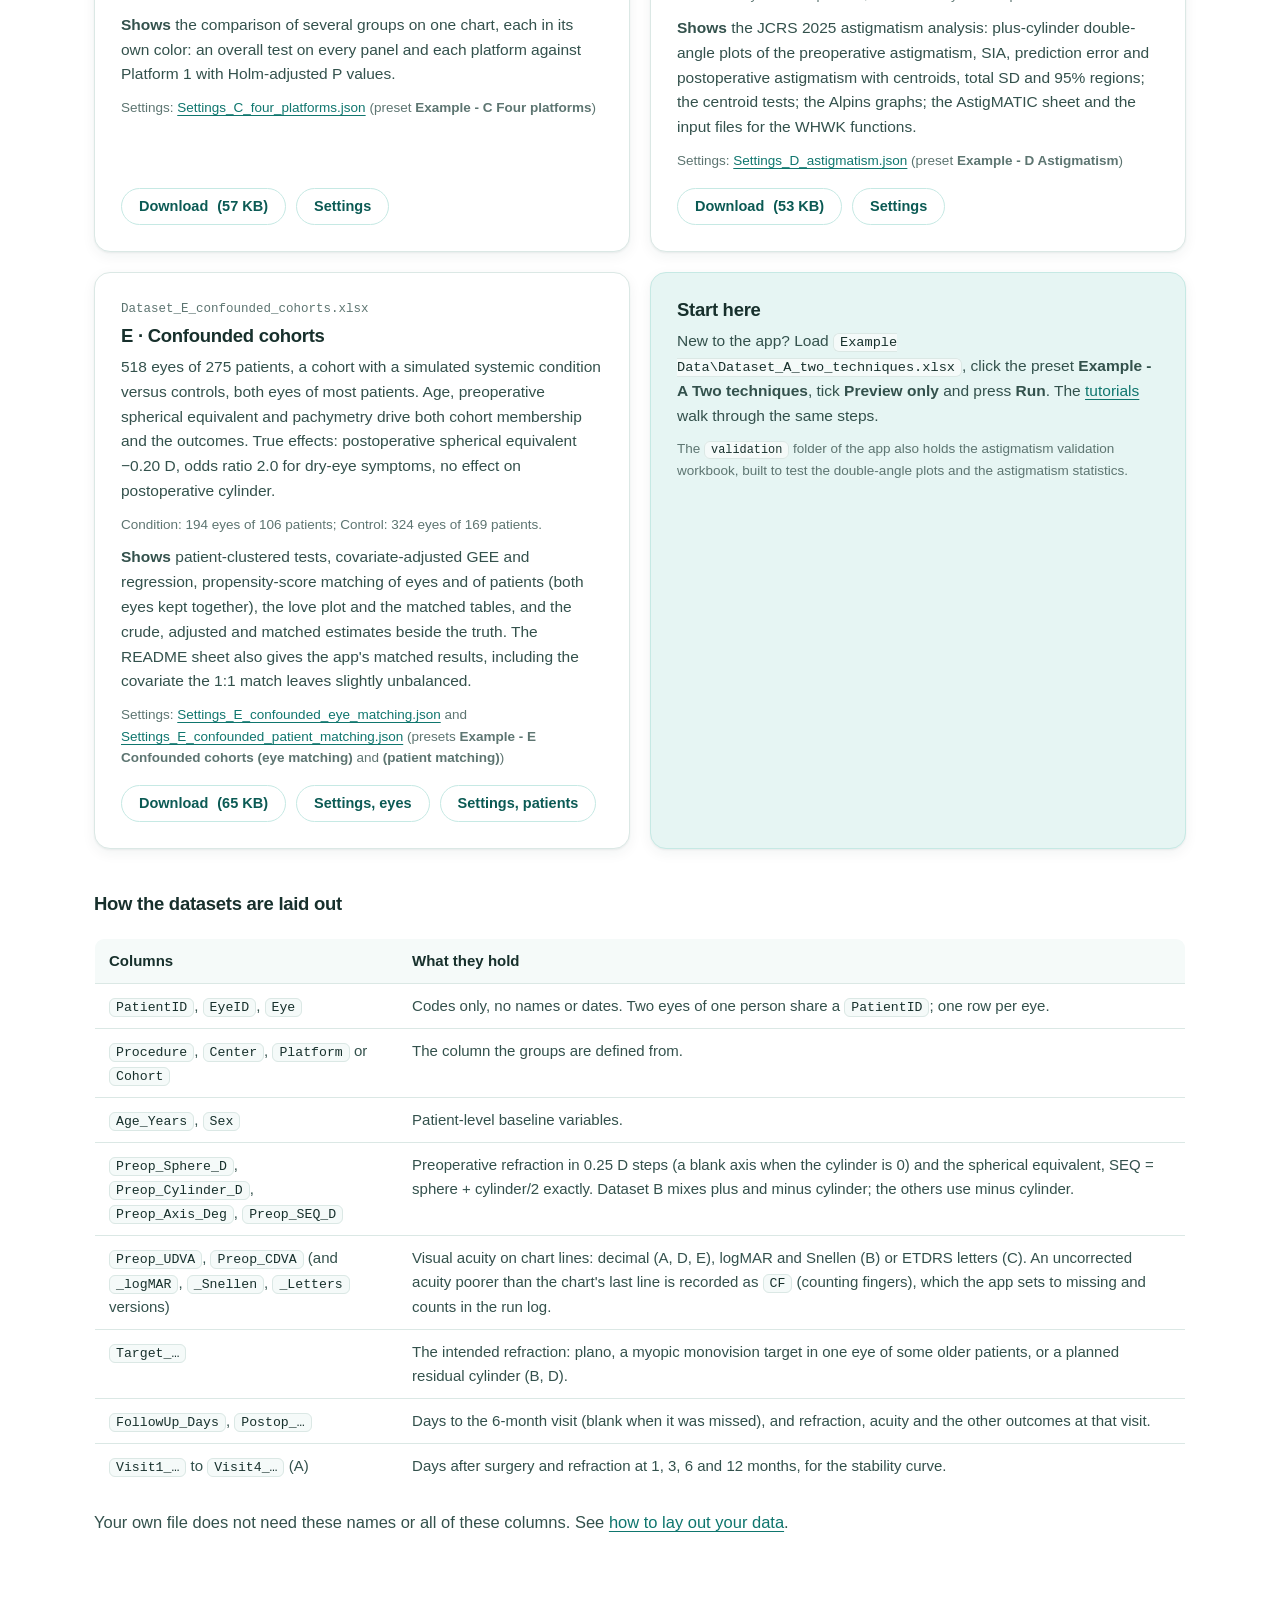
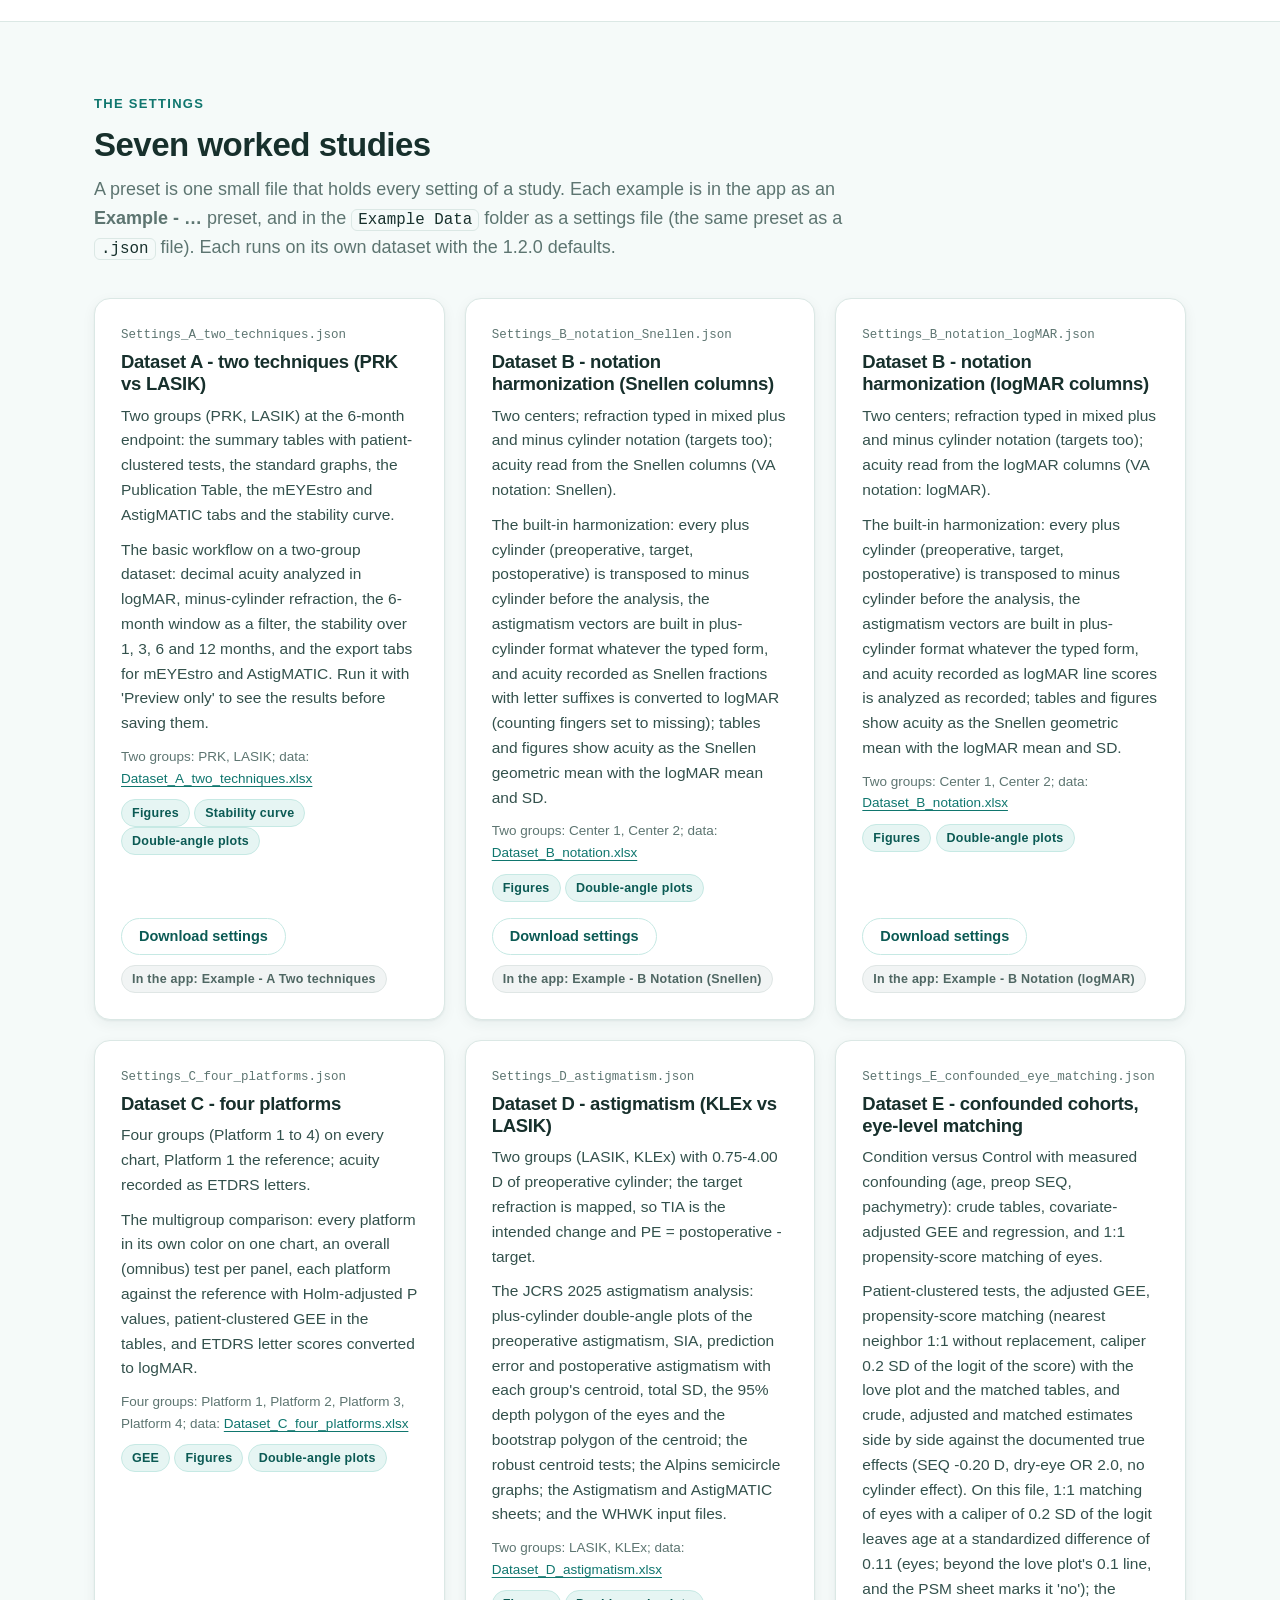
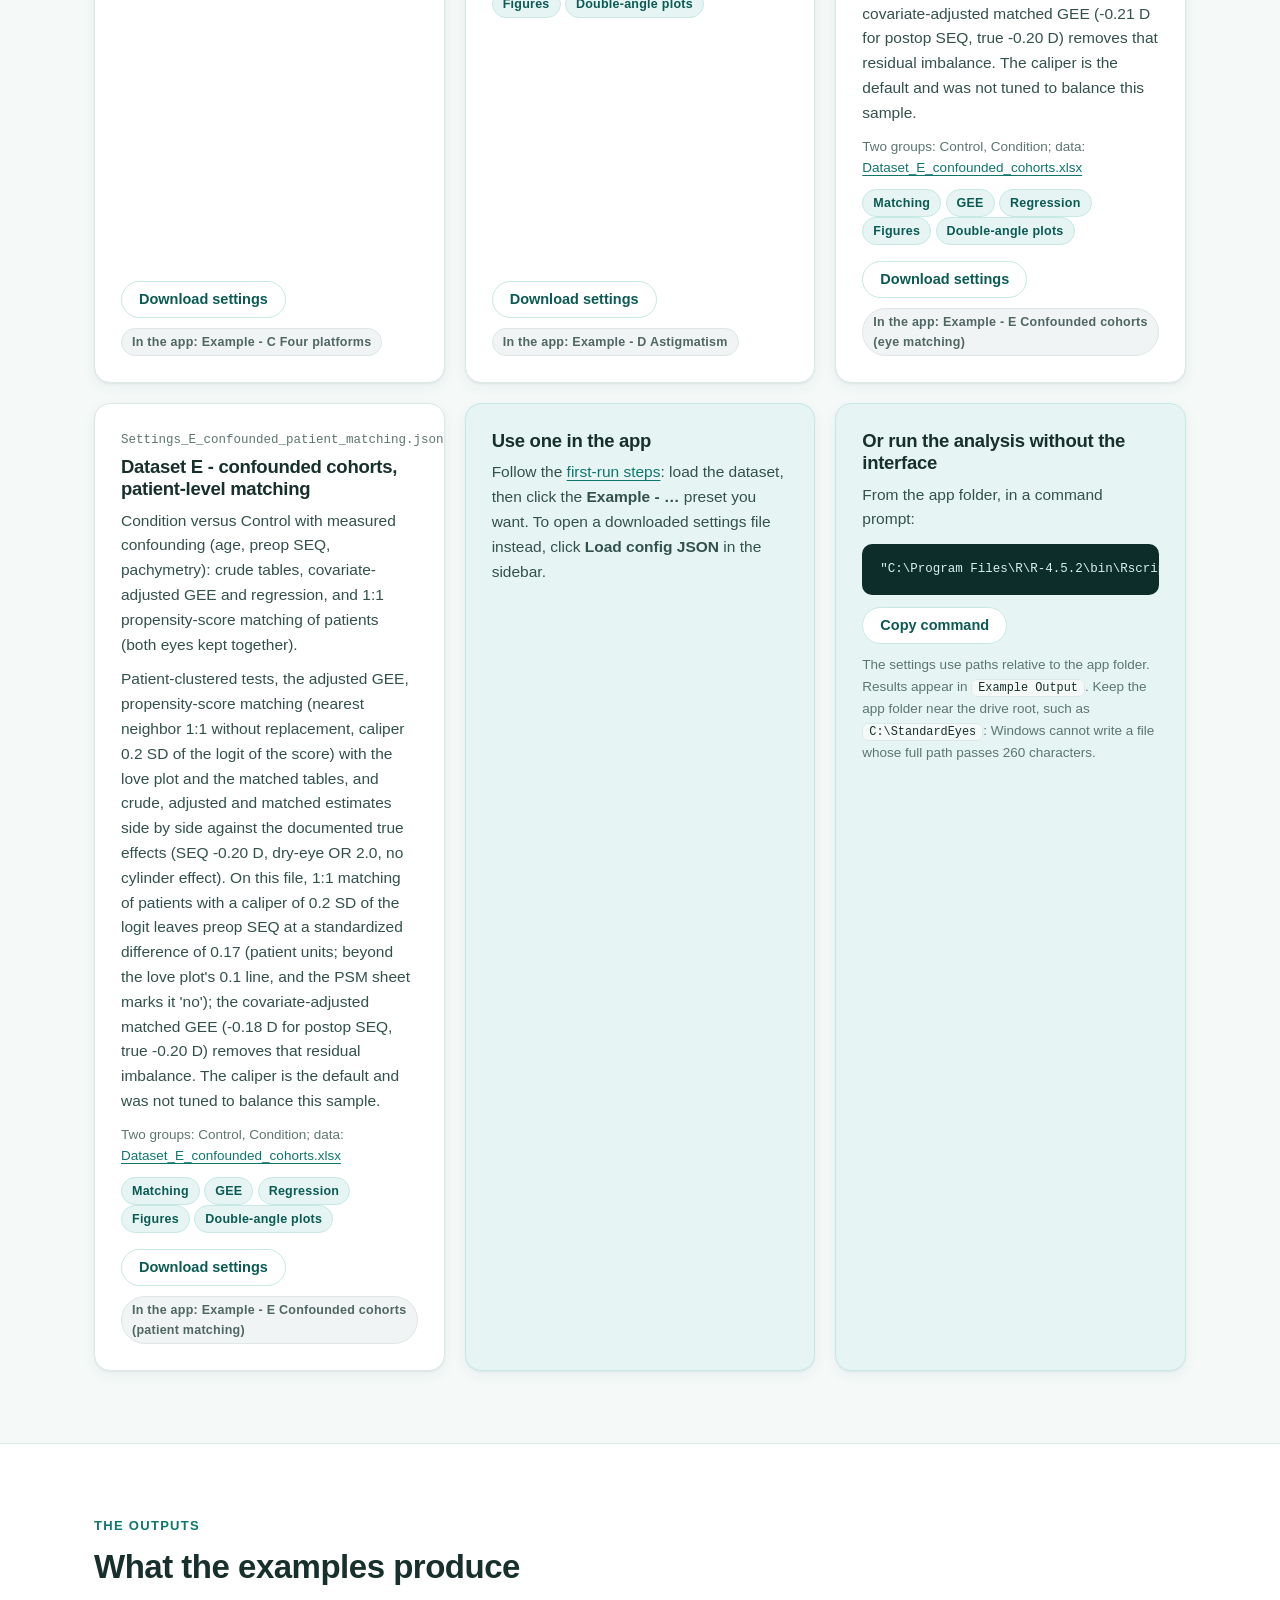
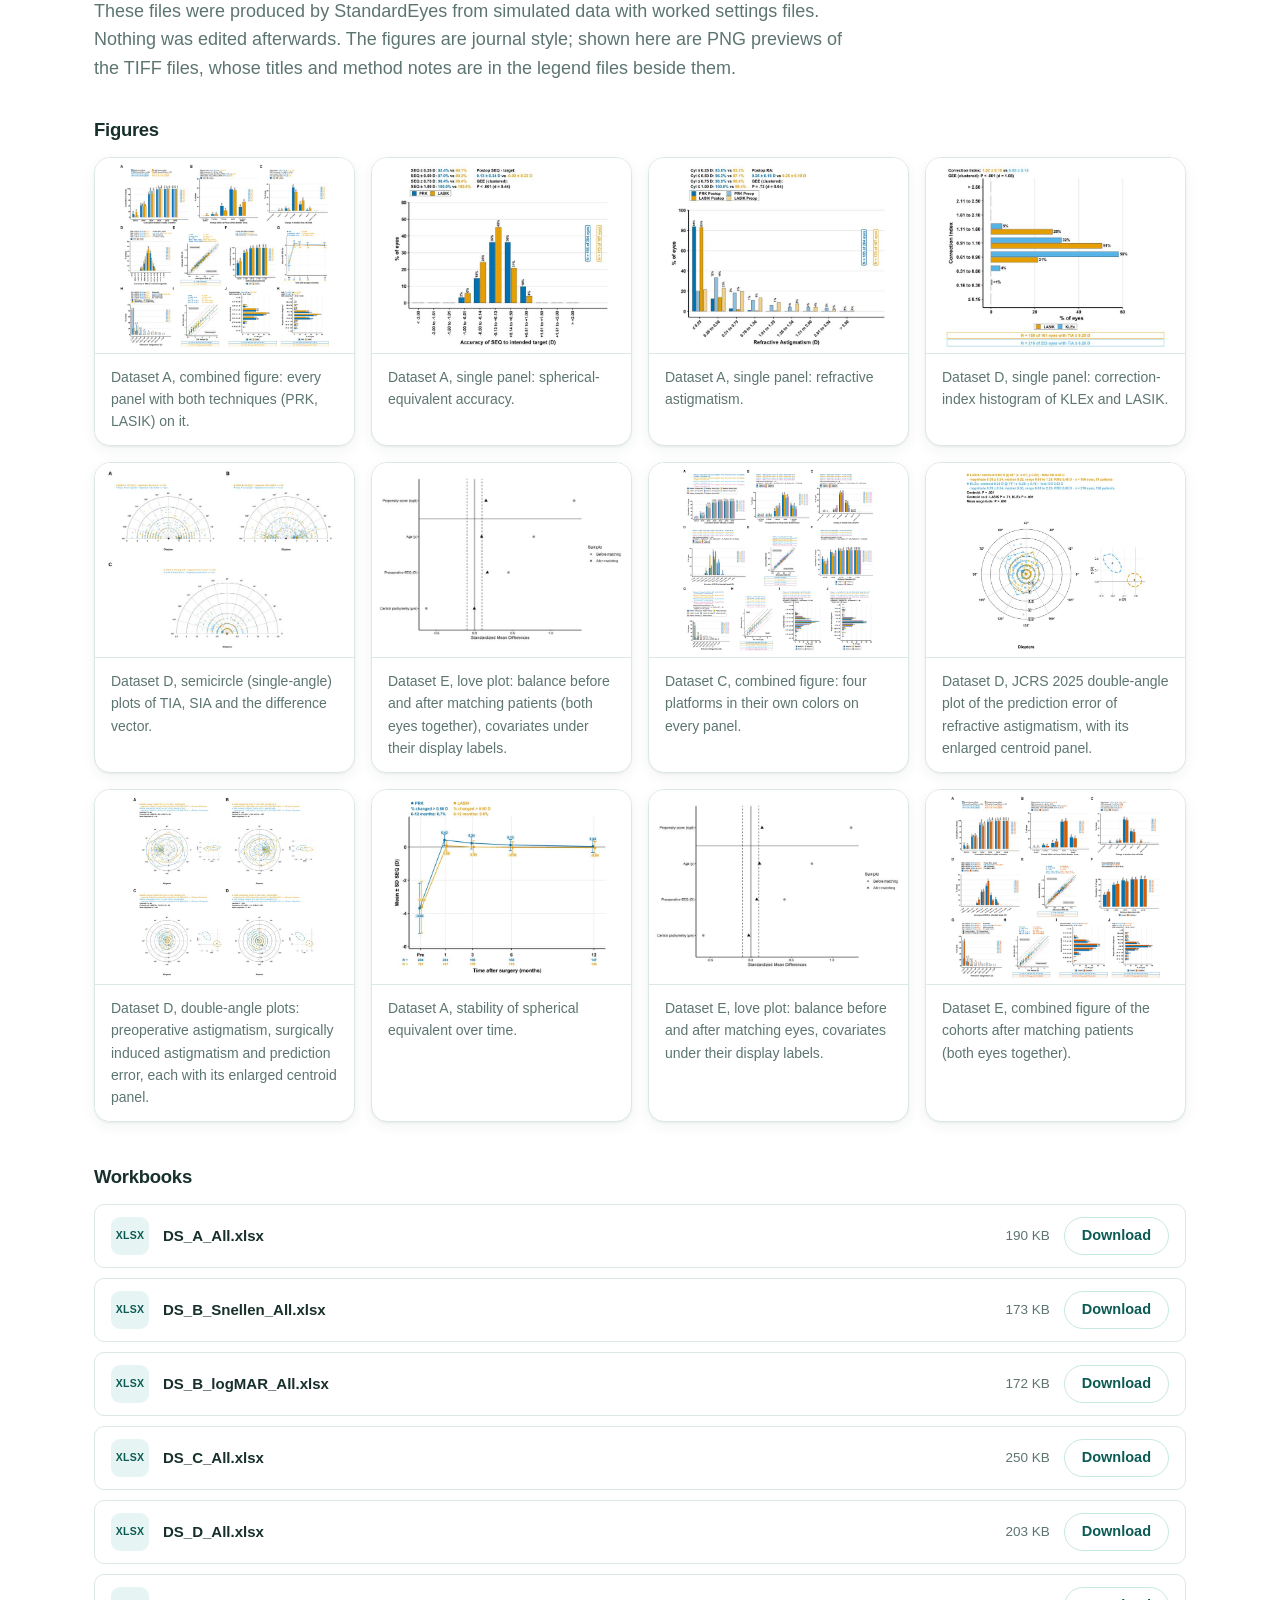
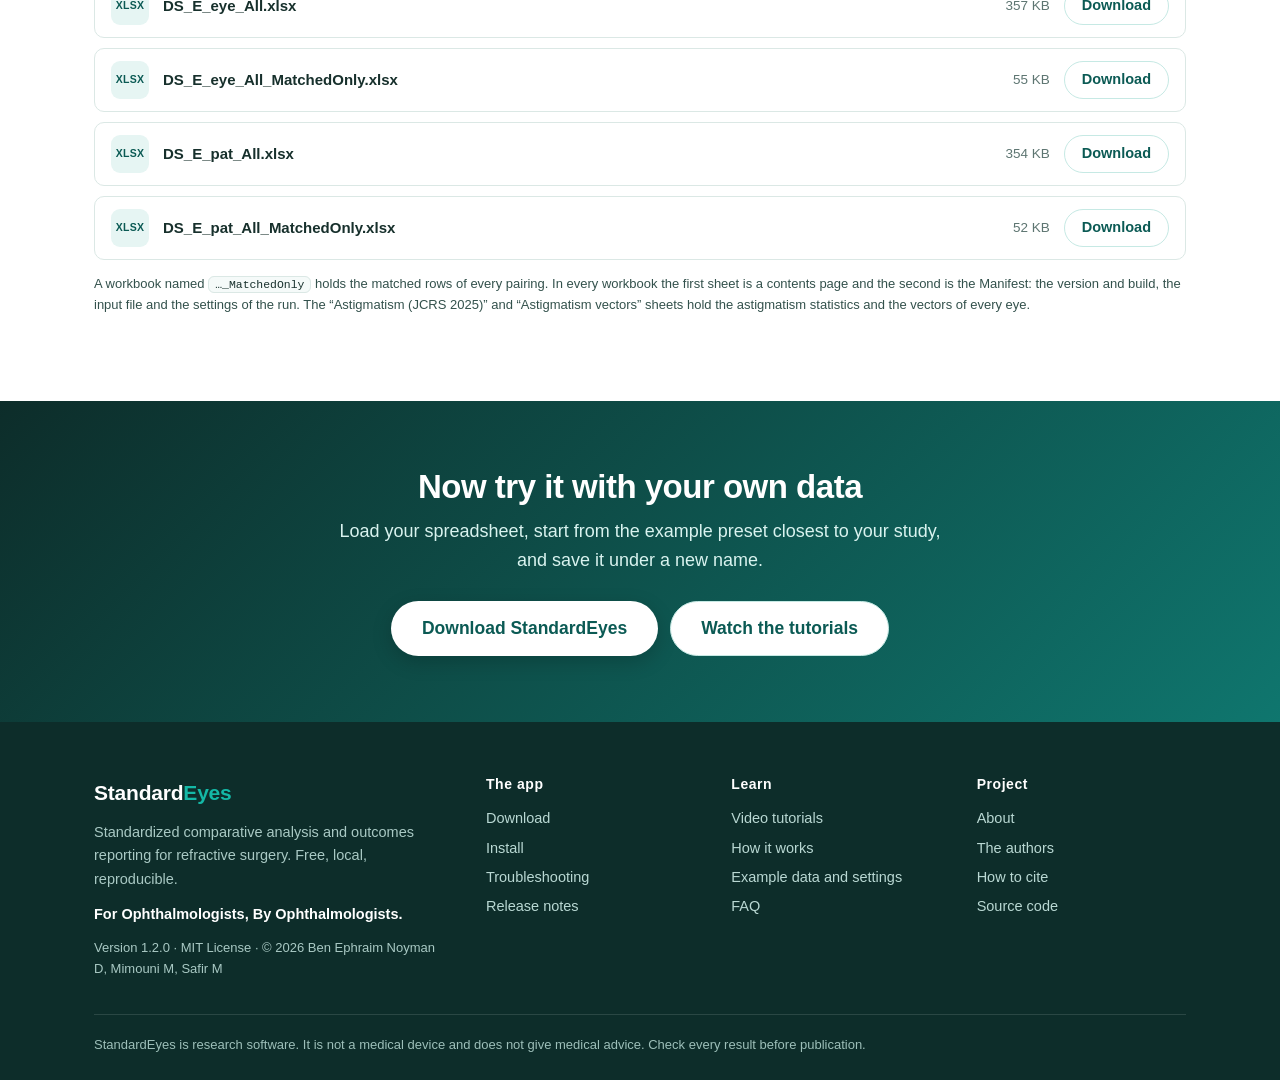
<file: docs/examples.html>
<!DOCTYPE html>
<html lang="en">
<head>
<meta charset="utf-8">
<meta name="viewport" content="width=device-width, initial-scale=1">
<title>Example data and settings — StandardEyes</title>
<meta name="description" content="Five simulated datasets, worked settings files and their unedited outputs: see a complete StandardEyes analysis before using your own data.">
<link rel="canonical" href="https://standardeyes.github.io/examples.html">
<meta property="og:title" content="Example data and settings — StandardEyes">
<meta property="og:description" content="Five simulated datasets, worked settings files and their unedited outputs: see a complete StandardEyes analysis before using your own data.">
<meta property="og:type" content="website">
<meta property="og:url" content="https://standardeyes.github.io/examples.html">
<meta property="og:site_name" content="StandardEyes">
<meta property="og:image" content="https://standardeyes.github.io/assets/og.jpg">
<meta property="og:image:alt" content="StandardEyes: standardized comparative analysis for refractive surgery">
<meta name="twitter:card" content="summary_large_image">
<meta name="theme-color" content="#0f766e">
<link rel="icon" href="assets/logo.svg" type="image/svg+xml">
<link rel="icon" type="image/png" sizes="32x32" href="assets/favicon-32.png">
<link rel="apple-touch-icon" href="assets/apple-touch-icon.png">
<link rel="stylesheet" href="assets/site.css?v=a0e2d221">
</head>
<body class="page-examples">
<a class="skip" href="#main">Skip to content</a>

<header class="site">
  <div class="wrap">
    <a class="brand" href="index.html" aria-label="StandardEyes home">
      <svg class="logo" viewBox="0 0 232 172" aria-hidden="true">
        <g fill="none" stroke="currentColor" stroke-width="8.5" stroke-linecap="round" stroke-linejoin="round">
          <path d="M7 86 C30 44 78 44 101 86 C78 128 30 128 7 86 Z"/>
          <circle cx="54" cy="86" r="23"/><circle cx="54" cy="86" r="11"/><circle cx="45.5" cy="76" r="4.4"/>
          <path d="M130 116 V94"/><path d="M148 116 V72"/><path d="M166 116 V84"/><path d="M184 116 V60"/>
          <path d="M104 68 C138 32 174 16 208 14"/><path d="M194 3 L211 14 L196 28"/>
          <path d="M104 104 C138 140 174 156 208 158"/><path d="M194 147 L211 158 L196 170"/>
        </g>
      </svg>
      <span class="wm">Standard<b>Eyes</b></span>
    </a>
    <a class="btn sm hdr-dl" href="download.html">Download</a>
    <button class="navtoggle" aria-expanded="false" aria-controls="sitenav" aria-label="Menu"><span></span><span></span><span></span></button>
    <nav id="sitenav" aria-label="Main">
      <a href="index.html">Home</a>
      <a href="download.html">The app</a>
      <a href="examples.html" aria-current="page">Examples</a>
      <a href="tutorials.html">Tutorials</a>
      <a href="guide.html">How it works</a>
      <a href="about.html">About</a>
      <a class="btn sm" href="download.html">Download</a>
    </nav>
  </div>
</header>

<main id="main">
<section class="pagehead">
  <div class="wrap">
    <div class="kicker">Examples</div>
    <h1>Example data and settings</h1>
    <p class="lead">Five simulated datasets, seven worked studies and the outputs they produce. The datasets and settings files are also inside the app download, in the <code>Example Data</code> folder, so you can reproduce each output on your own computer.</p>
    <div class="cta" style="margin-top:24px">
      <a class="btn" href="examples/StandardEyes-examples.zip" download>Download the data and settings (328 KB)</a>
      <a class="btn ghost" href="#outputs">See the outputs</a>
    </div>
  </div>
</section>

<section class="block" id="data">
  <div class="wrap">
    <div class="sechead">
      <div class="kicker">The data</div>
      <h2>Five simulated datasets</h2>
      <p>No real patient appears in any file: every value was generated by a computer model with a fixed seed, and patients and eyes carry codes only. Each dataset shows one part of the app. Every file has a <code>README</code> sheet with the generating model, every true parameter, the seed and a column dictionary with units and notation, and the generators ship in the <code>validation</code> folder of the app, so the files can be written again and checked.</p>
    </div>
    <div class="grid g2">
      <article class="card ex" id="dsA">
        <div class="tag">Dataset_A_two_techniques.xlsx</div>
        <h3>A · Two techniques</h3>
        <p>404 eyes of 215 patients, PRK versus LASIK. Decimal acuity, minus-cylinder refraction, follow-up visits at 1, 3, 6 and 12 months with drop-out, and the 6-month visit as the endpoint.</p>
        <p class="fine">LASIK: 194 eyes of 105 patients; PRK: 210 eyes of 110 patients.</p>
        <p><b>Shows</b> the basic workflow: two groups, the standard graphs, the Publication Table, the tabs for mEYEstro and AstigMATIC, the stability curve and the <b>Preview only</b> run.</p>
        <p class="fine">Settings: <a href="#exA_two_techniques">Settings_A_two_techniques.json</a> (preset <b>Example - A Two techniques</b>)</p>
        <div class="acts"><a class="btn sm ghost" href="examples/Dataset_A_two_techniques.xlsx" download>Download<span class="sr-only"> dataset A</span> (91 KB)</a>
          <a class="btn sm ghost" href="examples/Settings_A_two_techniques.json" download>Settings<span class="sr-only"> of dataset A</span></a></div>
      </article>
      <article class="card ex" id="dsB">
        <div class="tag">Dataset_B_notation.xlsx</div>
        <h3>B · Notation harmonization</h3>
        <p>339 eyes of 190 patients at two centers. Cylinders typed in plus and minus notation in the same columns (about 40% plus, targets too), and each acuity recorded twice: as a logMAR line score and as a Snellen fraction with letter suffixes (“20/25-2”).</p>
        <p class="fine">Center 1: 170 eyes of 96 patients; Center 2: 169 eyes of 94 patients.</p>
        <p><b>Shows</b> the built-in conversion: every plus cylinder is transposed to minus cylinder, and the run log counts the cylinders transposed in each refraction; the README sheet says which rows were plus. Acuity is analyzed in logMAR and shown as the Snellen geometric mean.</p>
        <p class="fine">Settings: <a href="#exB_notation_logMAR">Settings_B_notation_logMAR.json</a> and <a href="#exB_notation_Snellen">Settings_B_notation_Snellen.json</a> (presets <b>Example - B Notation (logMAR)</b> and <b>(Snellen)</b>). The app reads one acuity notation per settings file, so the same eyes come with two.</p>
        <div class="acts"><a class="btn sm ghost" href="examples/Dataset_B_notation.xlsx" download>Download<span class="sr-only"> dataset B</span> (55 KB)</a>
          <a class="btn sm ghost" href="examples/Settings_B_notation_logMAR.json" download>Settings, logMAR<span class="sr-only"> columns of dataset B</span></a>
          <a class="btn sm ghost" href="examples/Settings_B_notation_Snellen.json" download>Settings, Snellen<span class="sr-only"> columns of dataset B</span></a></div>
      </article>
      <article class="card ex" id="dsC">
        <div class="tag">Dataset_C_four_platforms.xlsx</div>
        <h3>C · Four platforms</h3>
        <p>457 eyes of 250 patients treated with four fictitious excimer platforms, each with a documented true profile of accuracy, predictability, astigmatic correction and safety. Acuity as ETDRS letter scores.</p>
        <p class="fine">Platform 1: 134 eyes of 74 patients; Platform 2: 95 eyes of 54 patients; Platform 3: 116 eyes of 61 patients; Platform 4: 112 eyes of 61 patients.</p>
        <p><b>Shows</b> the comparison of several groups on one chart, each in its own color: an overall test on every panel and each platform against Platform 1 with Holm-adjusted P values.</p>
        <p class="fine">Settings: <a href="#exC_four_platforms">Settings_C_four_platforms.json</a> (preset <b>Example - C Four platforms</b>)</p>
        <div class="acts"><a class="btn sm ghost" href="examples/Dataset_C_four_platforms.xlsx" download>Download<span class="sr-only"> dataset C</span> (57 KB)</a>
          <a class="btn sm ghost" href="examples/Settings_C_four_platforms.json" download>Settings<span class="sr-only"> of dataset C</span></a></div>
      </article>
      <article class="card ex" id="dsD">
        <div class="tag">Dataset_D_astigmatism.xlsx</div>
        <h3>D · Astigmatism</h3>
        <p>392 eyes of 210 patients, KLEx versus LASIK, with 0.75 to 4.00 D of preoperative cylinder, mostly with the rule. KLEx undercorrects and rotates the treatment by design, and eyes with high cylinder have a planned residual cylinder (a target that is not plano).</p>
        <p class="fine">KLEx: 228 eyes of 123 patients; LASIK: 164 eyes of 87 patients.</p>
        <p><b>Shows</b> the JCRS 2025 astigmatism analysis: plus-cylinder double-angle plots of the preoperative astigmatism, SIA, prediction error and postoperative astigmatism with centroids, total SD and 95% regions; the centroid tests; the Alpins graphs; the AstigMATIC sheet and the input files for the WHWK functions.</p>
        <p class="fine">Settings: <a href="#exD_astigmatism">Settings_D_astigmatism.json</a> (preset <b>Example - D Astigmatism</b>)</p>
        <div class="acts"><a class="btn sm ghost" href="examples/Dataset_D_astigmatism.xlsx" download>Download<span class="sr-only"> dataset D</span> (53 KB)</a>
          <a class="btn sm ghost" href="examples/Settings_D_astigmatism.json" download>Settings<span class="sr-only"> of dataset D</span></a></div>
      </article>
      <article class="card ex" id="dsE">
        <div class="tag">Dataset_E_confounded_cohorts.xlsx</div>
        <h3>E · Confounded cohorts</h3>
        <p>518 eyes of 275 patients, a cohort with a simulated systemic condition versus controls, both eyes of most patients. Age, preoperative spherical equivalent and pachymetry drive both cohort membership and the outcomes. True effects: postoperative spherical equivalent −0.20 D, odds ratio 2.0 for dry-eye symptoms, no effect on postoperative cylinder.</p>
        <p class="fine">Condition: 194 eyes of 106 patients; Control: 324 eyes of 169 patients.</p>
        <p><b>Shows</b> patient-clustered tests, covariate-adjusted GEE and regression, propensity-score matching of eyes and of patients (both eyes kept together), the love plot and the matched tables, and the crude, adjusted and matched estimates beside the truth. The README sheet also gives the app's matched results, including the covariate the 1:1 match leaves slightly unbalanced.</p>
        <p class="fine">Settings: <a href="#exE_confounded_eye_matching">Settings_E_confounded_eye_matching.json</a> and <a href="#exE_confounded_patient_matching">Settings_E_confounded_patient_matching.json</a> (presets <b>Example - E Confounded cohorts (eye matching)</b> and <b>(patient matching)</b>)</p>
        <div class="acts"><a class="btn sm ghost" href="examples/Dataset_E_confounded_cohorts.xlsx" download>Download<span class="sr-only"> dataset E</span> (65 KB)</a>
          <a class="btn sm ghost" href="examples/Settings_E_confounded_eye_matching.json" download>Settings, eyes<span class="sr-only"> matched, dataset E</span></a>
          <a class="btn sm ghost" href="examples/Settings_E_confounded_patient_matching.json" download>Settings, patients<span class="sr-only"> matched, dataset E</span></a></div>
      </article>
      <div class="card howto">
        <h3>Start here</h3>
        <p>New to the app? Load <code>Example Data\Dataset_A_two_techniques.xlsx</code>, click the preset <b>Example - A Two techniques</b>, tick <b>Preview only</b> and press <b>Run</b>. The <a href="tutorials.html">tutorials</a> walk through the same steps.</p>
        <p class="fine">The <code>validation</code> folder of the app also holds the astigmatism validation workbook, built to test the double-angle plots and the astigmatism statistics.</p>
      </div>
    </div>

    <div class="prose" style="margin-top:44px">
      <h3>How the datasets are laid out</h3>
      <div class="tablewrap">
      <table>
        <thead><tr><th>Columns</th><th>What they hold</th></tr></thead>
        <tbody>
          <tr><td><code>PatientID</code>, <code>EyeID</code>, <code>Eye</code></td><td>Codes only, no names or dates. Two eyes of one person share a <code>PatientID</code>; one row per eye.</td></tr>
          <tr><td><code>Procedure</code>, <code>Center</code>, <code>Platform</code> or <code>Cohort</code></td><td>The column the groups are defined from.</td></tr>
          <tr><td><code>Age_Years</code>, <code>Sex</code></td><td>Patient-level baseline variables.</td></tr>
          <tr><td><code>Preop_Sphere_D</code>, <code>Preop_Cylinder_D</code>, <code>Preop_Axis_Deg</code>, <code>Preop_SEQ_D</code></td><td>Preoperative refraction in 0.25 D steps (a blank axis when the cylinder is 0) and the spherical equivalent, SEQ = sphere + cylinder/2 exactly. Dataset B mixes plus and minus cylinder; the others use minus cylinder.</td></tr>
          <tr><td><code>Preop_UDVA</code>, <code>Preop_CDVA</code> (and <code>_logMAR</code>, <code>_Snellen</code>, <code>_Letters</code> versions)</td><td>Visual acuity on chart lines: decimal (A, D, E), logMAR and Snellen (B) or ETDRS letters (C). An uncorrected acuity poorer than the chart's last line is recorded as <code>CF</code> (counting fingers), which the app sets to missing and counts in the run log.</td></tr>
          <tr><td><code>Target_…</code></td><td>The intended refraction: plano, a myopic monovision target in one eye of some older patients, or a planned residual cylinder (B, D).</td></tr>
          <tr><td><code>FollowUp_Days</code>, <code>Postop_…</code></td><td>Days to the 6-month visit (blank when it was missed), and refraction, acuity and the other outcomes at that visit.</td></tr>
          <tr><td><code>Visit1_…</code> to <code>Visit4_…</code> (A)</td><td>Days after surgery and refraction at 1, 3, 6 and 12 months, for the stability curve.</td></tr>
        </tbody>
      </table>
      </div>
      <p>Your own file does not need these names or all of these columns. See <a href="guide.html#data">how to lay out your data</a>.</p>
    </div>
  </div>
</section>

<section class="block alt" id="settings">
  <div class="wrap">
    <div class="sechead">
      <div class="kicker">The settings</div>
      <h2>Seven worked studies</h2>
      <p>A preset is one small file that holds every setting of a study. Each example is in the app as an <b>Example - …</b> preset, and in the <code>Example Data</code> folder as a settings file (the same preset as a <code>.json</code> file). Each runs on its own dataset with the 1.2.0 defaults.</p>
    </div>
    <div class="grid g3">
<article class="card ex" id="exA_two_techniques"><div class="tag">Settings_A_two_techniques.json</div><h3>Dataset A - two techniques (PRK vs LASIK)</h3><p>Two groups (PRK, LASIK) at the 6-month endpoint: the summary tables with patient-clustered tests, the standard graphs, the Publication Table, the mEYEstro and AstigMATIC tabs and the stability curve.</p><p>The basic workflow on a two-group dataset: decimal acuity analyzed in logMAR, minus-cylinder refraction, the 6-month window as a filter, the stability over 1, 3, 6 and 12 months, and the export tabs for mEYEstro and AstigMATIC. Run it with &#x27;Preview only&#x27; to see the results before saving them.</p><p class="fine">Two groups: PRK, LASIK; data: <a href="#dsA">Dataset_A_two_techniques.xlsx</a></p><p><span class="pill">Figures</span> <span class="pill">Stability curve</span> <span class="pill">Double-angle plots</span> </p><div class="acts"><a class="btn sm ghost" href="examples/Settings_A_two_techniques.json" download>Download settings<span class="sr-only"> A two techniques</span></a><span class="pill grey">In the app: Example - A Two techniques</span></div></article>
<article class="card ex" id="exB_notation_Snellen"><div class="tag">Settings_B_notation_Snellen.json</div><h3>Dataset B - notation harmonization (Snellen columns)</h3><p>Two centers; refraction typed in mixed plus and minus cylinder notation (targets too); acuity read from the Snellen columns (VA notation: Snellen).</p><p>The built-in harmonization: every plus cylinder (preoperative, target, postoperative) is transposed to minus cylinder before the analysis, the astigmatism vectors are built in plus-cylinder format whatever the typed form, and acuity recorded as Snellen fractions with letter suffixes is converted to logMAR (counting fingers set to missing); tables and figures show acuity as the Snellen geometric mean with the logMAR mean and SD.</p><p class="fine">Two groups: Center 1, Center 2; data: <a href="#dsB">Dataset_B_notation.xlsx</a></p><p><span class="pill">Figures</span> <span class="pill">Double-angle plots</span> </p><div class="acts"><a class="btn sm ghost" href="examples/Settings_B_notation_Snellen.json" download>Download settings<span class="sr-only"> B notation Snellen</span></a><span class="pill grey">In the app: Example - B Notation (Snellen)</span></div></article>
<article class="card ex" id="exB_notation_logMAR"><div class="tag">Settings_B_notation_logMAR.json</div><h3>Dataset B - notation harmonization (logMAR columns)</h3><p>Two centers; refraction typed in mixed plus and minus cylinder notation (targets too); acuity read from the logMAR columns (VA notation: logMAR).</p><p>The built-in harmonization: every plus cylinder (preoperative, target, postoperative) is transposed to minus cylinder before the analysis, the astigmatism vectors are built in plus-cylinder format whatever the typed form, and acuity recorded as logMAR line scores is analyzed as recorded; tables and figures show acuity as the Snellen geometric mean with the logMAR mean and SD.</p><p class="fine">Two groups: Center 1, Center 2; data: <a href="#dsB">Dataset_B_notation.xlsx</a></p><p><span class="pill">Figures</span> <span class="pill">Double-angle plots</span> </p><div class="acts"><a class="btn sm ghost" href="examples/Settings_B_notation_logMAR.json" download>Download settings<span class="sr-only"> B notation logMAR</span></a><span class="pill grey">In the app: Example - B Notation (logMAR)</span></div></article>
<article class="card ex" id="exC_four_platforms"><div class="tag">Settings_C_four_platforms.json</div><h3>Dataset C - four platforms</h3><p>Four groups (Platform 1 to 4) on every chart, Platform 1 the reference; acuity recorded as ETDRS letters.</p><p>The multigroup comparison: every platform in its own color on one chart, an overall (omnibus) test per panel, each platform against the reference with Holm-adjusted P values, patient-clustered GEE in the tables, and ETDRS letter scores converted to logMAR.</p><p class="fine">Four groups: Platform 1, Platform 2, Platform 3, Platform 4; data: <a href="#dsC">Dataset_C_four_platforms.xlsx</a></p><p><span class="pill">GEE</span> <span class="pill">Figures</span> <span class="pill">Double-angle plots</span> </p><div class="acts"><a class="btn sm ghost" href="examples/Settings_C_four_platforms.json" download>Download settings<span class="sr-only"> C four platforms</span></a><span class="pill grey">In the app: Example - C Four platforms</span></div></article>
<article class="card ex" id="exD_astigmatism"><div class="tag">Settings_D_astigmatism.json</div><h3>Dataset D - astigmatism (KLEx vs LASIK)</h3><p>Two groups (LASIK, KLEx) with 0.75-4.00 D of preoperative cylinder; the target refraction is mapped, so TIA is the intended change and PE = postoperative - target.</p><p>The JCRS 2025 astigmatism analysis: plus-cylinder double-angle plots of the preoperative astigmatism, SIA, prediction error and postoperative astigmatism with each group&#x27;s centroid, total SD, the 95% depth polygon of the eyes and the bootstrap polygon of the centroid; the robust centroid tests; the Alpins semicircle graphs; the Astigmatism and AstigMATIC sheets; and the WHWK input files.</p><p class="fine">Two groups: LASIK, KLEx; data: <a href="#dsD">Dataset_D_astigmatism.xlsx</a></p><p><span class="pill">Figures</span> <span class="pill">Double-angle plots</span> </p><div class="acts"><a class="btn sm ghost" href="examples/Settings_D_astigmatism.json" download>Download settings<span class="sr-only"> D astigmatism</span></a><span class="pill grey">In the app: Example - D Astigmatism</span></div></article>
<article class="card ex" id="exE_confounded_eye_matching"><div class="tag">Settings_E_confounded_eye_matching.json</div><h3>Dataset E - confounded cohorts, eye-level matching</h3><p>Condition versus Control with measured confounding (age, preop SEQ, pachymetry): crude tables, covariate-adjusted GEE and regression, and 1:1 propensity-score matching of eyes.</p><p>Patient-clustered tests, the adjusted GEE, propensity-score matching (nearest neighbor 1:1 without replacement, caliper 0.2 SD of the logit of the score) with the love plot and the matched tables, and crude, adjusted and matched estimates side by side against the documented true effects (SEQ -0.20 D, dry-eye OR 2.0, no cylinder effect). On this file, 1:1 matching of eyes with a caliper of 0.2 SD of the logit leaves age at a standardized difference of 0.11 (eyes; beyond the love plot&#x27;s 0.1 line, and the PSM sheet marks it &#x27;no&#x27;); the covariate-adjusted matched GEE (-0.21 D for postop SEQ, true -0.20 D) removes that residual imbalance. The caliper is the default and was not tuned to balance this sample.</p><p class="fine">Two groups: Control, Condition; data: <a href="#dsE">Dataset_E_confounded_cohorts.xlsx</a></p><p><span class="pill">Matching</span> <span class="pill">GEE</span> <span class="pill">Regression</span> <span class="pill">Figures</span> <span class="pill">Double-angle plots</span> </p><div class="acts"><a class="btn sm ghost" href="examples/Settings_E_confounded_eye_matching.json" download>Download settings<span class="sr-only"> E confounded eye matching</span></a><span class="pill grey">In the app: Example - E Confounded cohorts (eye matching)</span></div></article>
<article class="card ex" id="exE_confounded_patient_matching"><div class="tag">Settings_E_confounded_patient_matching.json</div><h3>Dataset E - confounded cohorts, patient-level matching</h3><p>Condition versus Control with measured confounding (age, preop SEQ, pachymetry): crude tables, covariate-adjusted GEE and regression, and 1:1 propensity-score matching of patients (both eyes kept together).</p><p>Patient-clustered tests, the adjusted GEE, propensity-score matching (nearest neighbor 1:1 without replacement, caliper 0.2 SD of the logit of the score) with the love plot and the matched tables, and crude, adjusted and matched estimates side by side against the documented true effects (SEQ -0.20 D, dry-eye OR 2.0, no cylinder effect). On this file, 1:1 matching of patients with a caliper of 0.2 SD of the logit leaves preop SEQ at a standardized difference of 0.17 (patient units; beyond the love plot&#x27;s 0.1 line, and the PSM sheet marks it &#x27;no&#x27;); the covariate-adjusted matched GEE (-0.18 D for postop SEQ, true -0.20 D) removes that residual imbalance. The caliper is the default and was not tuned to balance this sample.</p><p class="fine">Two groups: Control, Condition; data: <a href="#dsE">Dataset_E_confounded_cohorts.xlsx</a></p><p><span class="pill">Matching</span> <span class="pill">GEE</span> <span class="pill">Regression</span> <span class="pill">Figures</span> <span class="pill">Double-angle plots</span> </p><div class="acts"><a class="btn sm ghost" href="examples/Settings_E_confounded_patient_matching.json" download>Download settings<span class="sr-only"> E confounded patient matching</span></a><span class="pill grey">In the app: Example - E Confounded cohorts (patient matching)</span></div></article>
      <div class="card howto">
        <h3>Use one in the app</h3>
        <p>Follow the <a href="download.html#first-run">first-run steps</a>: load the dataset, then click the <b>Example - …</b> preset you want. To open a downloaded settings file instead, click <b>Load config JSON</b> in the sidebar.</p>
      </div>
      <div class="card howto">
        <h3>Or run the analysis without the interface</h3>
        <p>From the app folder, in a command prompt:</p>
        <pre tabindex="0"><code id="cli">"C:\Program Files\R\R-4.5.2\bin\Rscript.exe" --vanilla engine\run_pipeline.R "Example Data\Settings_A_two_techniques.json"</code></pre>
        <p><button class="btn sm ghost" data-copy="#cli">Copy command</button></p>
        <p class="fine">The settings use paths relative to the app folder. Results appear in <code>Example Output</code>. Keep the app folder near the drive root, such as <code>C:\StandardEyes</code>: Windows cannot write a file whose full path passes 260 characters.</p>
      </div>
    </div>
  </div>
</section>

<section class="block" id="outputs">
  <div class="wrap">
    <div class="sechead">
      <div class="kicker">The outputs</div>
      <h2>What the examples produce</h2>
      <p>These files were produced by StandardEyes from simulated data with worked settings files. Nothing was edited afterwards. The figures are journal style; shown here are PNG previews of the TIFF files, whose titles and method notes are in the legend files beside them.</p>
    </div>
    <h3 style="margin-bottom:16px">Figures</h3>
    <div class="thumbs">
<figure class="fig"><button class="zoom" data-full="assets/out/F01_StandardEyes_composite_2groups.jpg" data-caption="Dataset A, combined figure: every panel with both techniques (PRK, LASIK) on it."><img loading="lazy" src="assets/out/thumb_F01_StandardEyes_composite_2groups.jpg" alt="Dataset A, combined figure: every panel with both techniques (PRK, LASIK) on it." width="640" height="560"></button><figcaption>Dataset A, combined figure: every panel with both techniques (PRK, LASIK) on it.</figcaption></figure>
<figure class="fig"><button class="zoom" data-full="assets/out/F02_panel_SEQ_accuracy.jpg" data-caption="Dataset A, single panel: spherical-equivalent accuracy."><img loading="lazy" src="assets/out/thumb_F02_panel_SEQ_accuracy.jpg" alt="Dataset A, single panel: spherical-equivalent accuracy." width="640" height="532"></button><figcaption>Dataset A, single panel: spherical-equivalent accuracy.</figcaption></figure>
<figure class="fig"><button class="zoom" data-full="assets/out/F03_panel_refractive_astigmatism.jpg" data-caption="Dataset A, single panel: refractive astigmatism."><img loading="lazy" src="assets/out/thumb_F03_panel_refractive_astigmatism.jpg" alt="Dataset A, single panel: refractive astigmatism." width="640" height="532"></button><figcaption>Dataset A, single panel: refractive astigmatism.</figcaption></figure>
<figure class="fig"><button class="zoom" data-full="assets/out/F04_panel_correction_index.jpg" data-caption="Dataset D, single panel: correction-index histogram of KLEx and LASIK."><img loading="lazy" src="assets/out/thumb_F04_panel_correction_index.jpg" alt="Dataset D, single panel: correction-index histogram of KLEx and LASIK." width="640" height="532"></button><figcaption>Dataset D, single panel: correction-index histogram of KLEx and LASIK.</figcaption></figure>
<figure class="fig"><button class="zoom" data-full="assets/out/F05_semicircle_vectors.jpg" data-caption="Dataset D, semicircle (single-angle) plots of TIA, SIA and the difference vector."><img loading="lazy" src="assets/out/thumb_F05_semicircle_vectors.jpg" alt="Dataset D, semicircle (single-angle) plots of TIA, SIA and the difference vector." width="640" height="495"></button><figcaption>Dataset D, semicircle (single-angle) plots of TIA, SIA and the difference vector.</figcaption></figure>
<figure class="fig"><button class="zoom" data-full="assets/out/F06_balance_loveplot_patients.jpg" data-caption="Dataset E, love plot: balance before and after matching patients (both eyes together), covariates under their display labels."><img loading="lazy" src="assets/out/thumb_F06_balance_loveplot_patients.jpg" alt="Dataset E, love plot: balance before and after matching patients (both eyes together), covariates under their display labels." width="640" height="427"></button><figcaption>Dataset E, love plot: balance before and after matching patients (both eyes together), covariates under their display labels.</figcaption></figure>
<figure class="fig"><button class="zoom" data-full="assets/out/F07_StandardEyes_composite_4groups.jpg" data-caption="Dataset C, combined figure: four platforms in their own colors on every panel."><img loading="lazy" src="assets/out/thumb_F07_StandardEyes_composite_4groups.jpg" alt="Dataset C, combined figure: four platforms in their own colors on every panel." width="640" height="608"></button><figcaption>Dataset C, combined figure: four platforms in their own colors on every panel.</figcaption></figure>
<figure class="fig"><button class="zoom" data-full="assets/out/F08_double_angle_PE_JCRS.jpg" data-caption="Dataset D, JCRS 2025 double-angle plot of the prediction error of refractive astigmatism, with its enlarged centroid panel."><img loading="lazy" src="assets/out/thumb_F08_double_angle_PE_JCRS.jpg" alt="Dataset D, JCRS 2025 double-angle plot of the prediction error of refractive astigmatism, with its enlarged centroid panel." width="640" height="621"></button><figcaption>Dataset D, JCRS 2025 double-angle plot of the prediction error of refractive astigmatism, with its enlarged centroid panel.</figcaption></figure>
<figure class="fig"><button class="zoom" data-full="assets/out/F09_double_angle_set.jpg" data-caption="Dataset D, double-angle plots: preoperative astigmatism, surgically induced astigmatism and prediction error, each with its enlarged centroid panel."><img loading="lazy" src="assets/out/thumb_F09_double_angle_set.jpg" alt="Dataset D, double-angle plots: preoperative astigmatism, surgically induced astigmatism and prediction error, each with its enlarged centroid panel." width="640" height="628"></button><figcaption>Dataset D, double-angle plots: preoperative astigmatism, surgically induced astigmatism and prediction error, each with its enlarged centroid panel.</figcaption></figure>
<figure class="fig"><button class="zoom" data-full="assets/out/F10_stability_panel.jpg" data-caption="Dataset A, stability of spherical equivalent over time."><img loading="lazy" src="assets/out/thumb_F10_stability_panel.jpg" alt="Dataset A, stability of spherical equivalent over time." width="640" height="532"></button><figcaption>Dataset A, stability of spherical equivalent over time.</figcaption></figure>
<figure class="fig"><button class="zoom" data-full="assets/out/F11_balance_loveplot_eyes.jpg" data-caption="Dataset E, love plot: balance before and after matching eyes, covariates under their display labels."><img loading="lazy" src="assets/out/thumb_F11_balance_loveplot_eyes.jpg" alt="Dataset E, love plot: balance before and after matching eyes, covariates under their display labels." width="640" height="427"></button><figcaption>Dataset E, love plot: balance before and after matching eyes, covariates under their display labels.</figcaption></figure>
<figure class="fig"><button class="zoom" data-full="assets/out/F12_composite_matched_patients.jpg" data-caption="Dataset E, combined figure of the cohorts after matching patients (both eyes together)."><img loading="lazy" src="assets/out/thumb_F12_composite_matched_patients.jpg" alt="Dataset E, combined figure of the cohorts after matching patients (both eyes together)." width="640" height="560"></button><figcaption>Dataset E, combined figure of the cohorts after matching patients (both eyes together).</figcaption></figure>
    </div>
    <h3 style="margin:44px 0 16px">Workbooks</h3>
    <ul class="filelist">
<li><span class="ft">XLSX</span><span class="nm">DS_A_All.xlsx</span><span class="sz">190 KB</span><a class="btn sm ghost" href="examples/output/DS_A_All.xlsx" download>Download<span class="sr-only"> DS_A_All.xlsx</span></a></li>
<li><span class="ft">XLSX</span><span class="nm">DS_B_Snellen_All.xlsx</span><span class="sz">173 KB</span><a class="btn sm ghost" href="examples/output/DS_B_Snellen_All.xlsx" download>Download<span class="sr-only"> DS_B_Snellen_All.xlsx</span></a></li>
<li><span class="ft">XLSX</span><span class="nm">DS_B_logMAR_All.xlsx</span><span class="sz">172 KB</span><a class="btn sm ghost" href="examples/output/DS_B_logMAR_All.xlsx" download>Download<span class="sr-only"> DS_B_logMAR_All.xlsx</span></a></li>
<li><span class="ft">XLSX</span><span class="nm">DS_C_All.xlsx</span><span class="sz">250 KB</span><a class="btn sm ghost" href="examples/output/DS_C_All.xlsx" download>Download<span class="sr-only"> DS_C_All.xlsx</span></a></li>
<li><span class="ft">XLSX</span><span class="nm">DS_D_All.xlsx</span><span class="sz">203 KB</span><a class="btn sm ghost" href="examples/output/DS_D_All.xlsx" download>Download<span class="sr-only"> DS_D_All.xlsx</span></a></li>
<li><span class="ft">XLSX</span><span class="nm">DS_E_eye_All.xlsx</span><span class="sz">357 KB</span><a class="btn sm ghost" href="examples/output/DS_E_eye_All.xlsx" download>Download<span class="sr-only"> DS_E_eye_All.xlsx</span></a></li>
<li><span class="ft">XLSX</span><span class="nm">DS_E_eye_All_MatchedOnly.xlsx</span><span class="sz">55 KB</span><a class="btn sm ghost" href="examples/output/DS_E_eye_All_MatchedOnly.xlsx" download>Download<span class="sr-only"> DS_E_eye_All_MatchedOnly.xlsx</span></a></li>
<li><span class="ft">XLSX</span><span class="nm">DS_E_pat_All.xlsx</span><span class="sz">354 KB</span><a class="btn sm ghost" href="examples/output/DS_E_pat_All.xlsx" download>Download<span class="sr-only"> DS_E_pat_All.xlsx</span></a></li>
<li><span class="ft">XLSX</span><span class="nm">DS_E_pat_All_MatchedOnly.xlsx</span><span class="sz">52 KB</span><a class="btn sm ghost" href="examples/output/DS_E_pat_All_MatchedOnly.xlsx" download>Download<span class="sr-only"> DS_E_pat_All_MatchedOnly.xlsx</span></a></li>
    </ul>
    <p class="fine" style="margin-top:14px">A workbook named <code>…_MatchedOnly</code> holds the matched rows of every pairing. In every workbook the first sheet is a contents page and the second is the Manifest: the version and build, the input file and the settings of the run. The “Astigmatism (JCRS 2025)” and “Astigmatism vectors” sheets hold the astigmatism statistics and the vectors of every eye.</p>
  </div>
</section>

<section class="band">
  <div class="wrap">
    <h2>Now try it with your own data</h2>
    <p>Load your spreadsheet, start from the example preset closest to your study, and save it under a new name.</p>
    <div class="cta"><a class="btn lg light" href="download.html">Download StandardEyes</a><a class="btn lg ghost" href="tutorials.html">Watch the tutorials</a></div>
  </div>
</section>

</main>

<footer class="site">
  <div class="wrap cols">
    <div>
      <div class="brand small"><span class="wm">Standard<b>Eyes</b></span></div>
      <p>Standardized comparative analysis and outcomes reporting for refractive surgery. Free, local, reproducible.</p>
      <p><b style="color:#fff">For Ophthalmologists, By Ophthalmologists.</b></p>
      <p class="fine">Version 1.2.0 · MIT License · © 2026 Ben Ephraim Noyman D, Mimouni M, Safir M</p>
    </div>
    <div>
      <h2 class="fh">The app</h2>
      <a href="download.html">Download</a>
      <a href="download.html#install">Install</a>
      <a href="download.html#help">Troubleshooting</a>
      <a href="https://github.com/StandardEyes/standardeyes.github.io/releases">Release notes</a>
    </div>
    <div>
      <h2 class="fh">Learn</h2>
      <a href="tutorials.html">Video tutorials</a>
      <a href="guide.html">How it works</a>
      <a href="examples.html">Example data and settings</a>
      <a href="guide.html#faq">FAQ</a>
    </div>
    <div>
      <h2 class="fh">Project</h2>
      <a href="about.html">About</a>
      <a href="about.html#authors">The authors</a>
      <a href="about.html#cite">How to cite</a>
      <a href="https://github.com/StandardEyes/standardeyes.github.io">Source code</a>
    </div>
  </div>
  <div class="wrap"><div class="fine legal">StandardEyes is research software. It is not a medical device and does not give medical advice. Check every result before publication.</div></div>
</footer>

<div class="lightbox" id="lightbox" role="dialog" aria-modal="true" aria-label="Enlarged figure" hidden>
  <button class="close" aria-label="Close enlarged figure">×</button>
  <figure><img alt=""><figcaption></figcaption></figure>
</div>
<script src="assets/site.js?v=a0e2d221" defer></script>
</body>
</html>
</file>
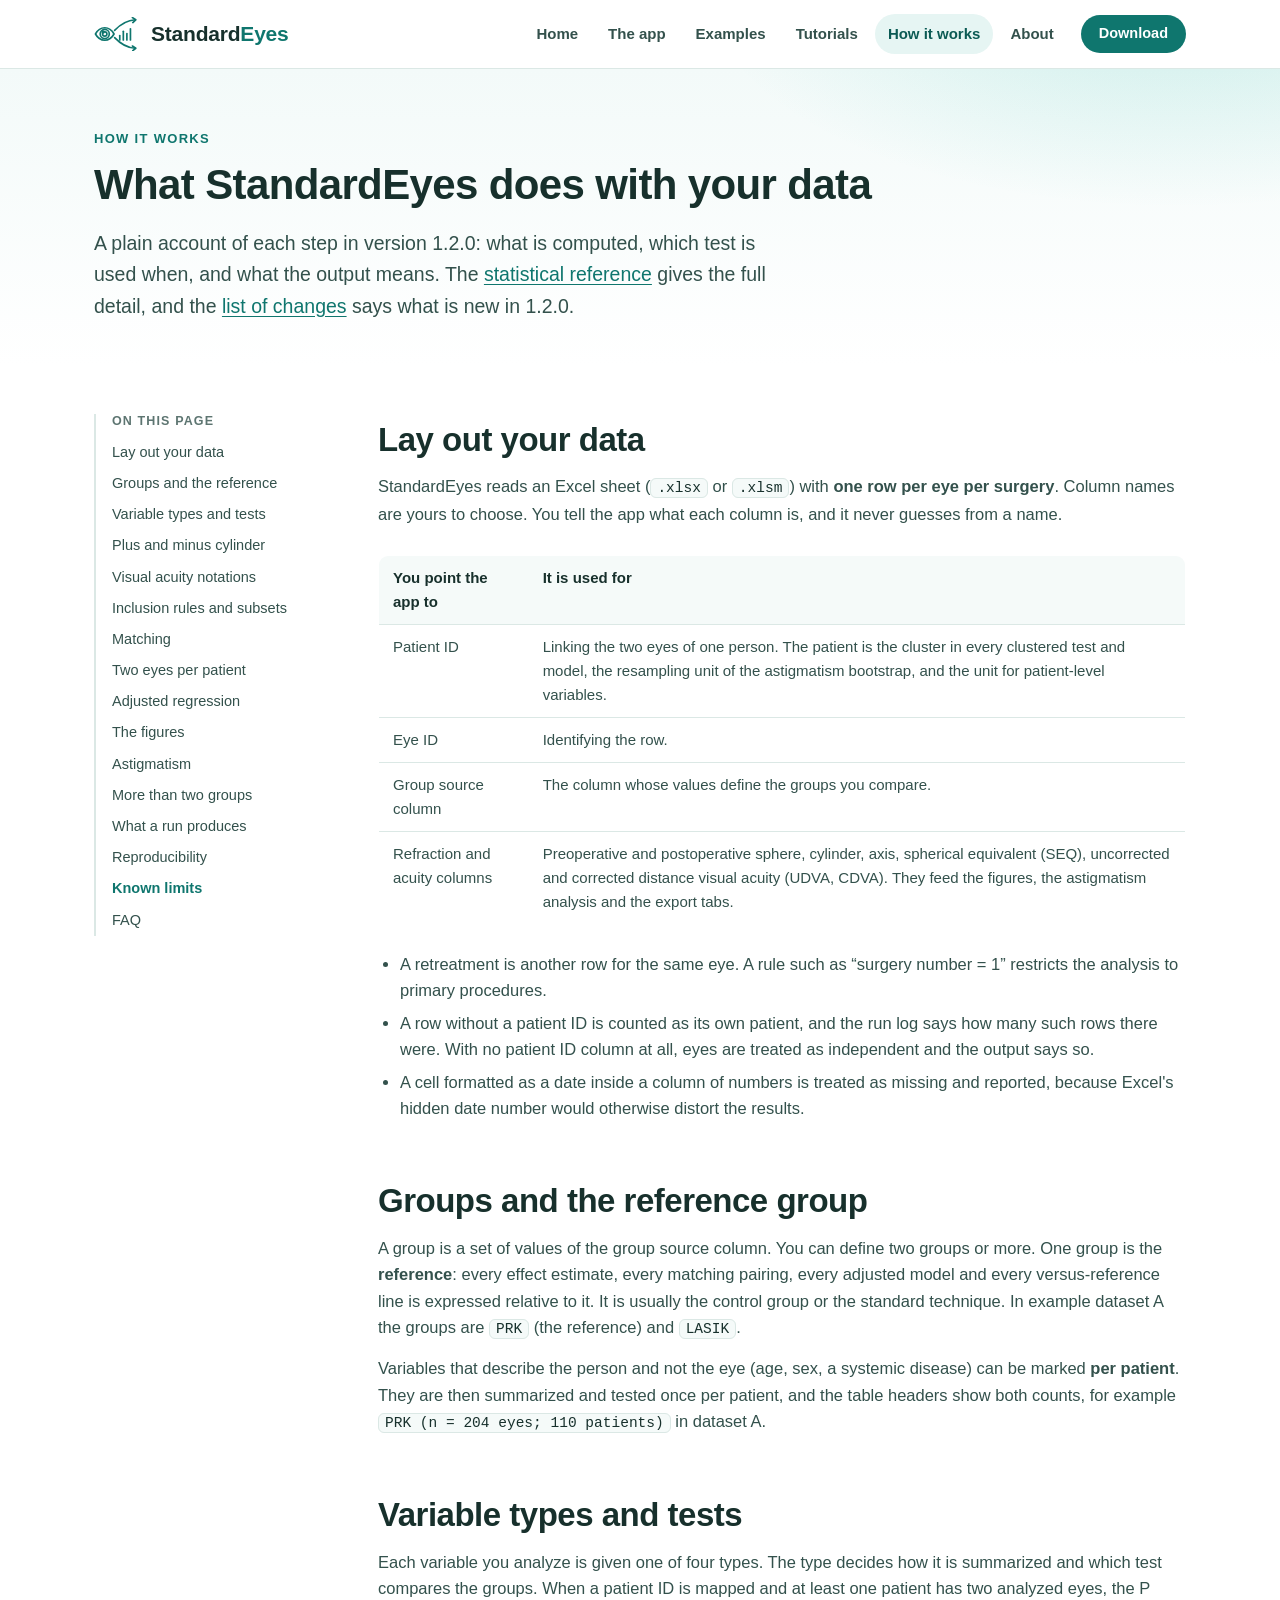
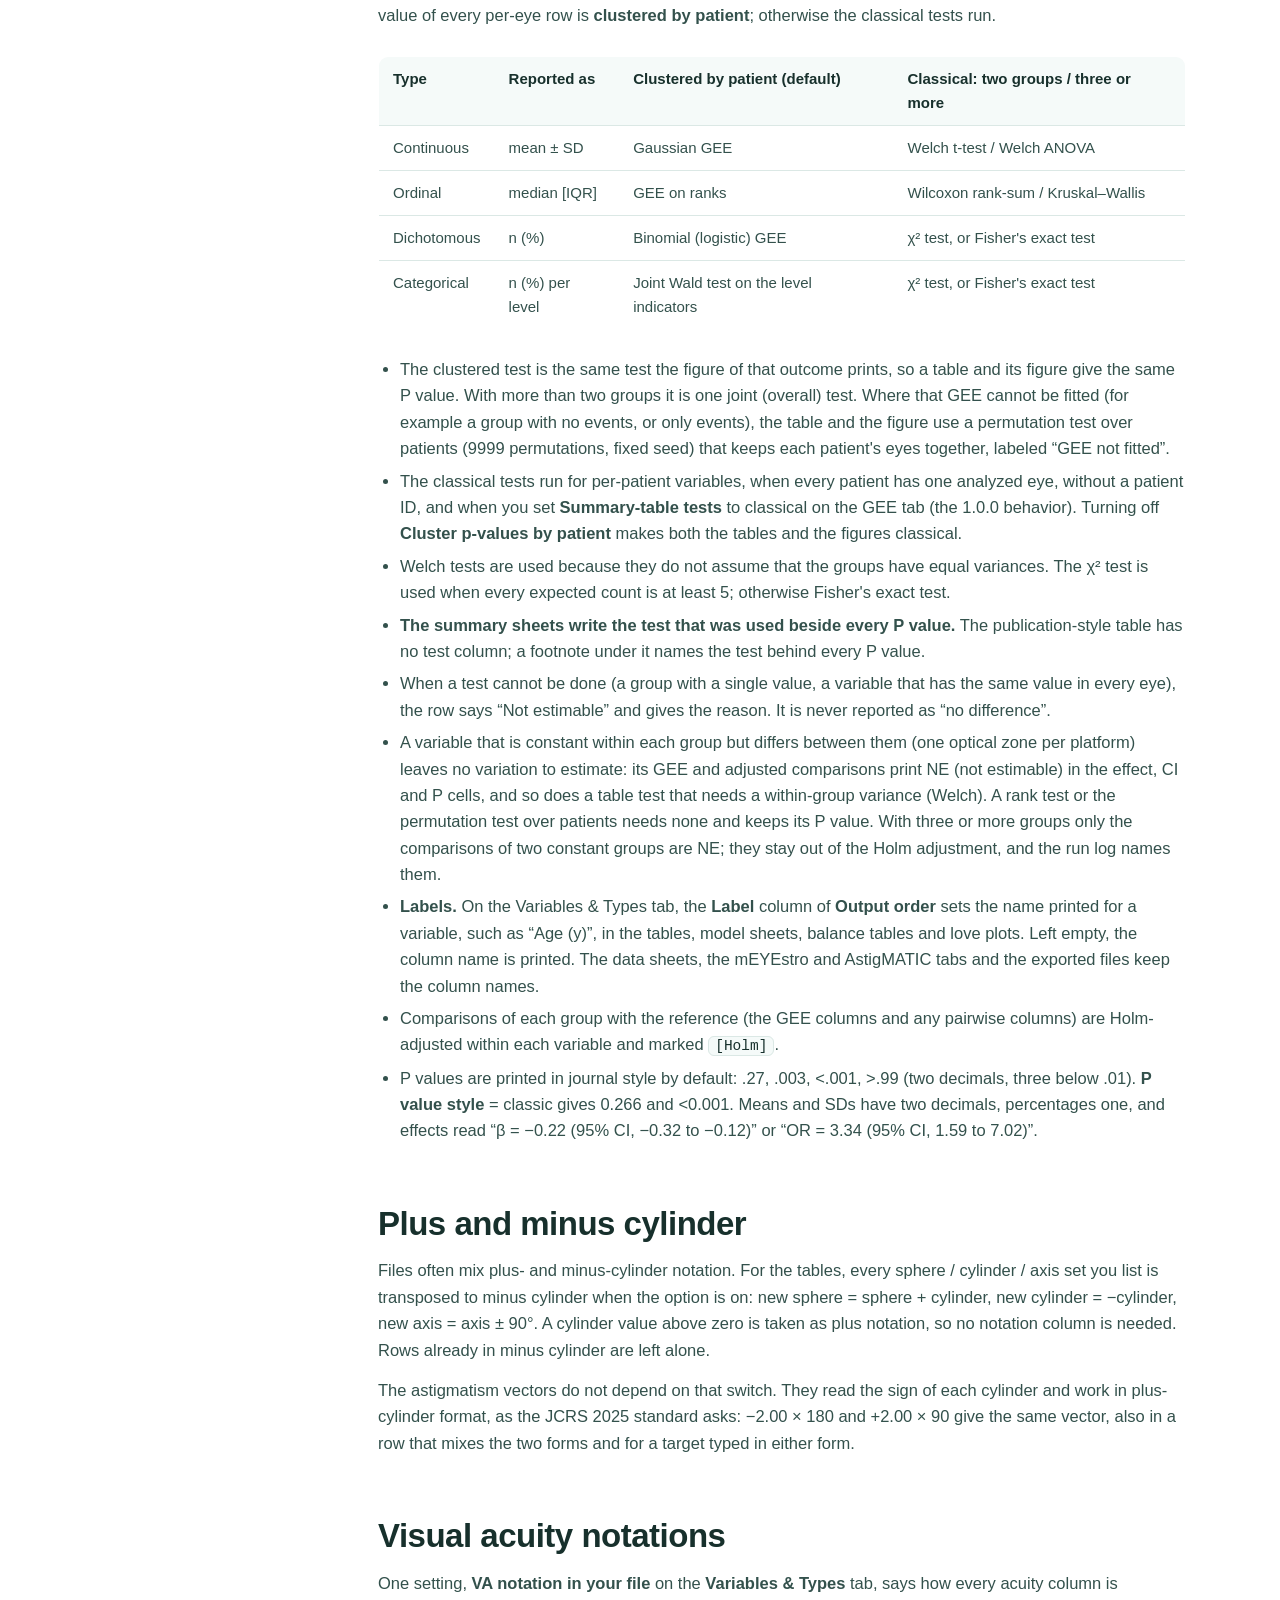
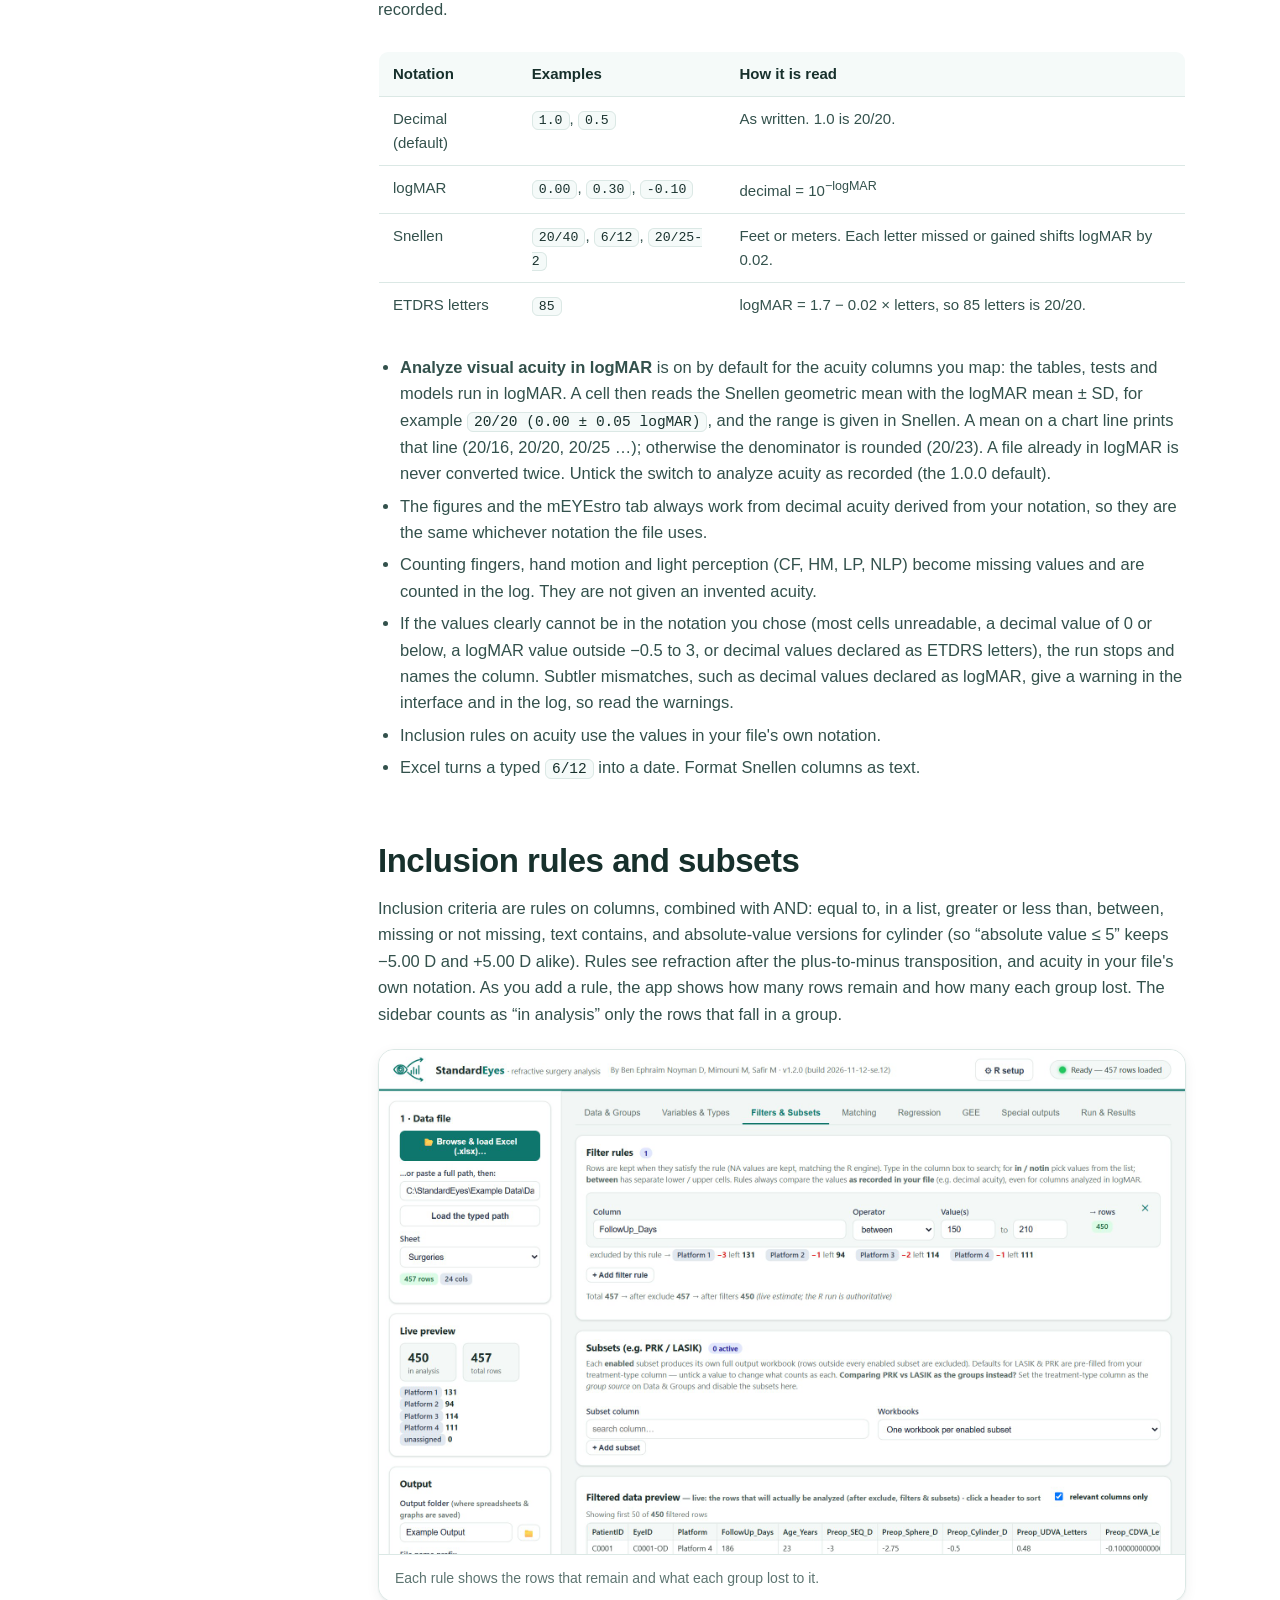
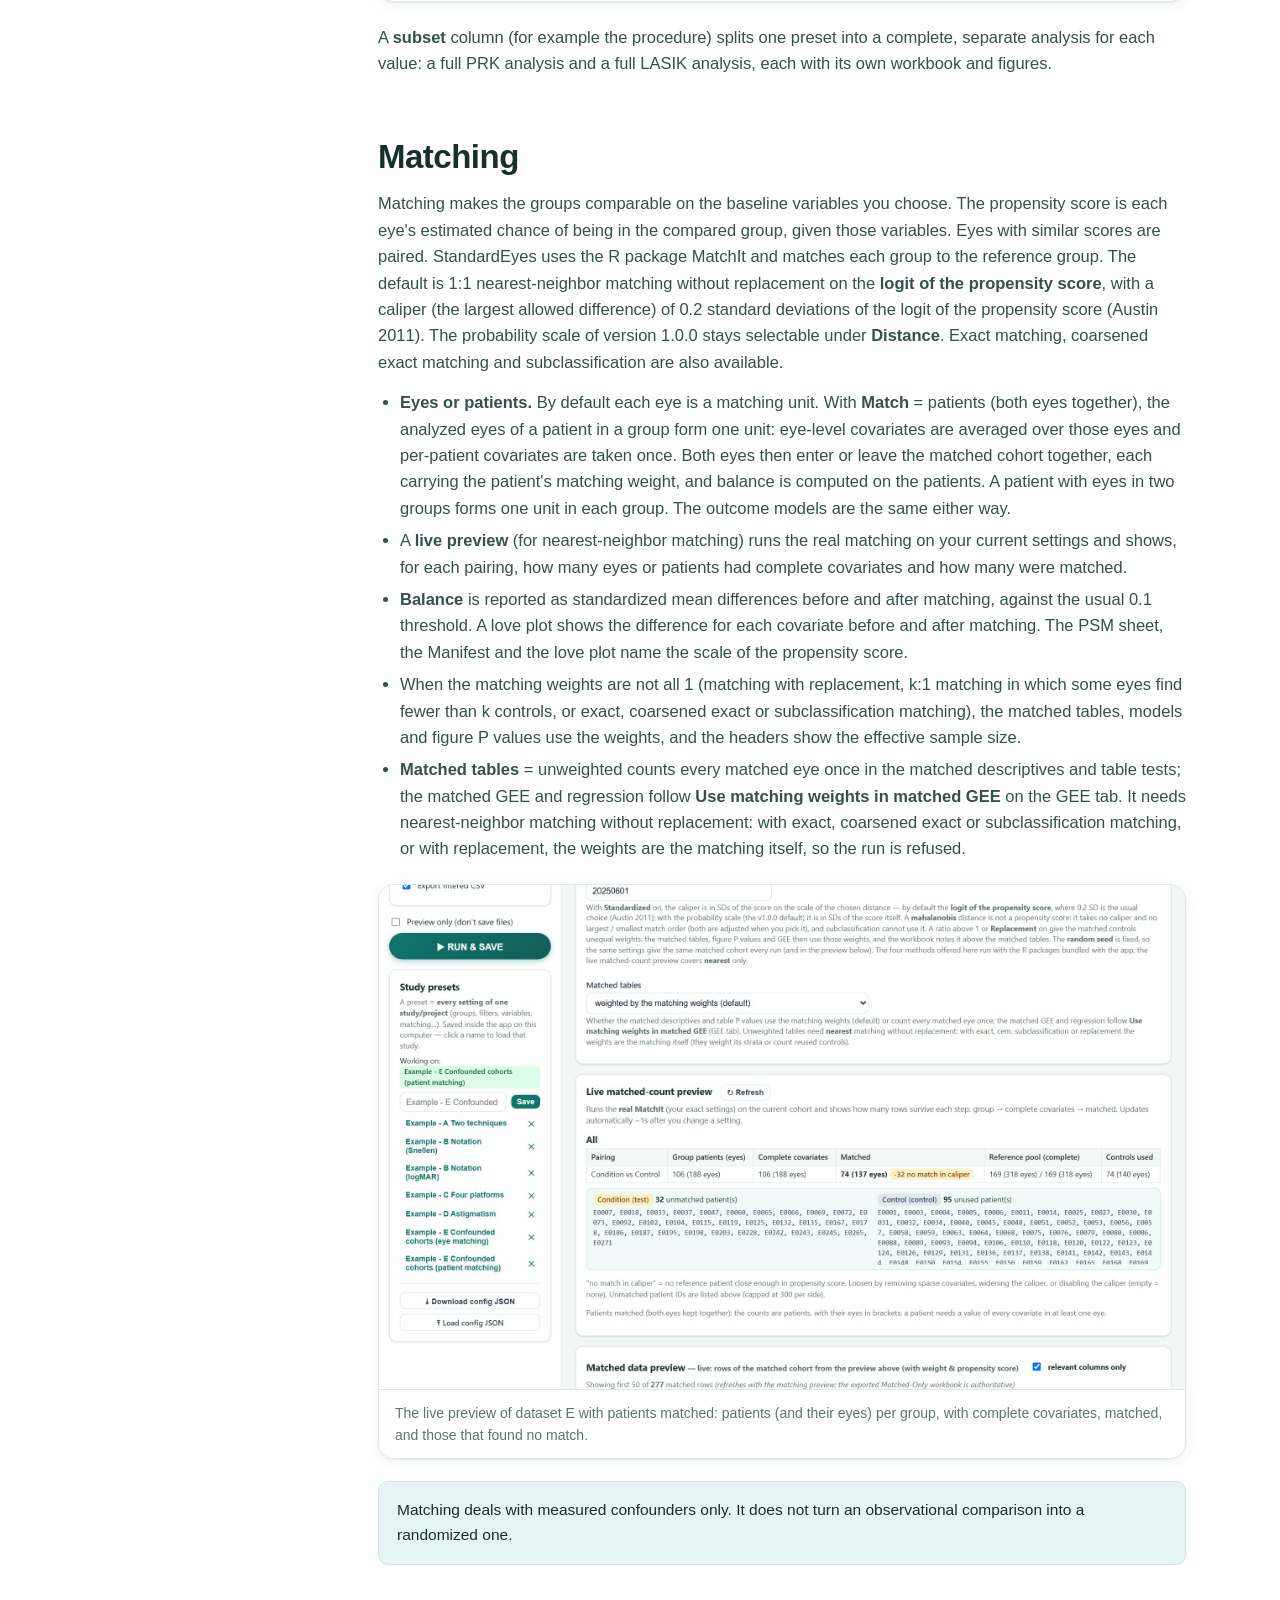
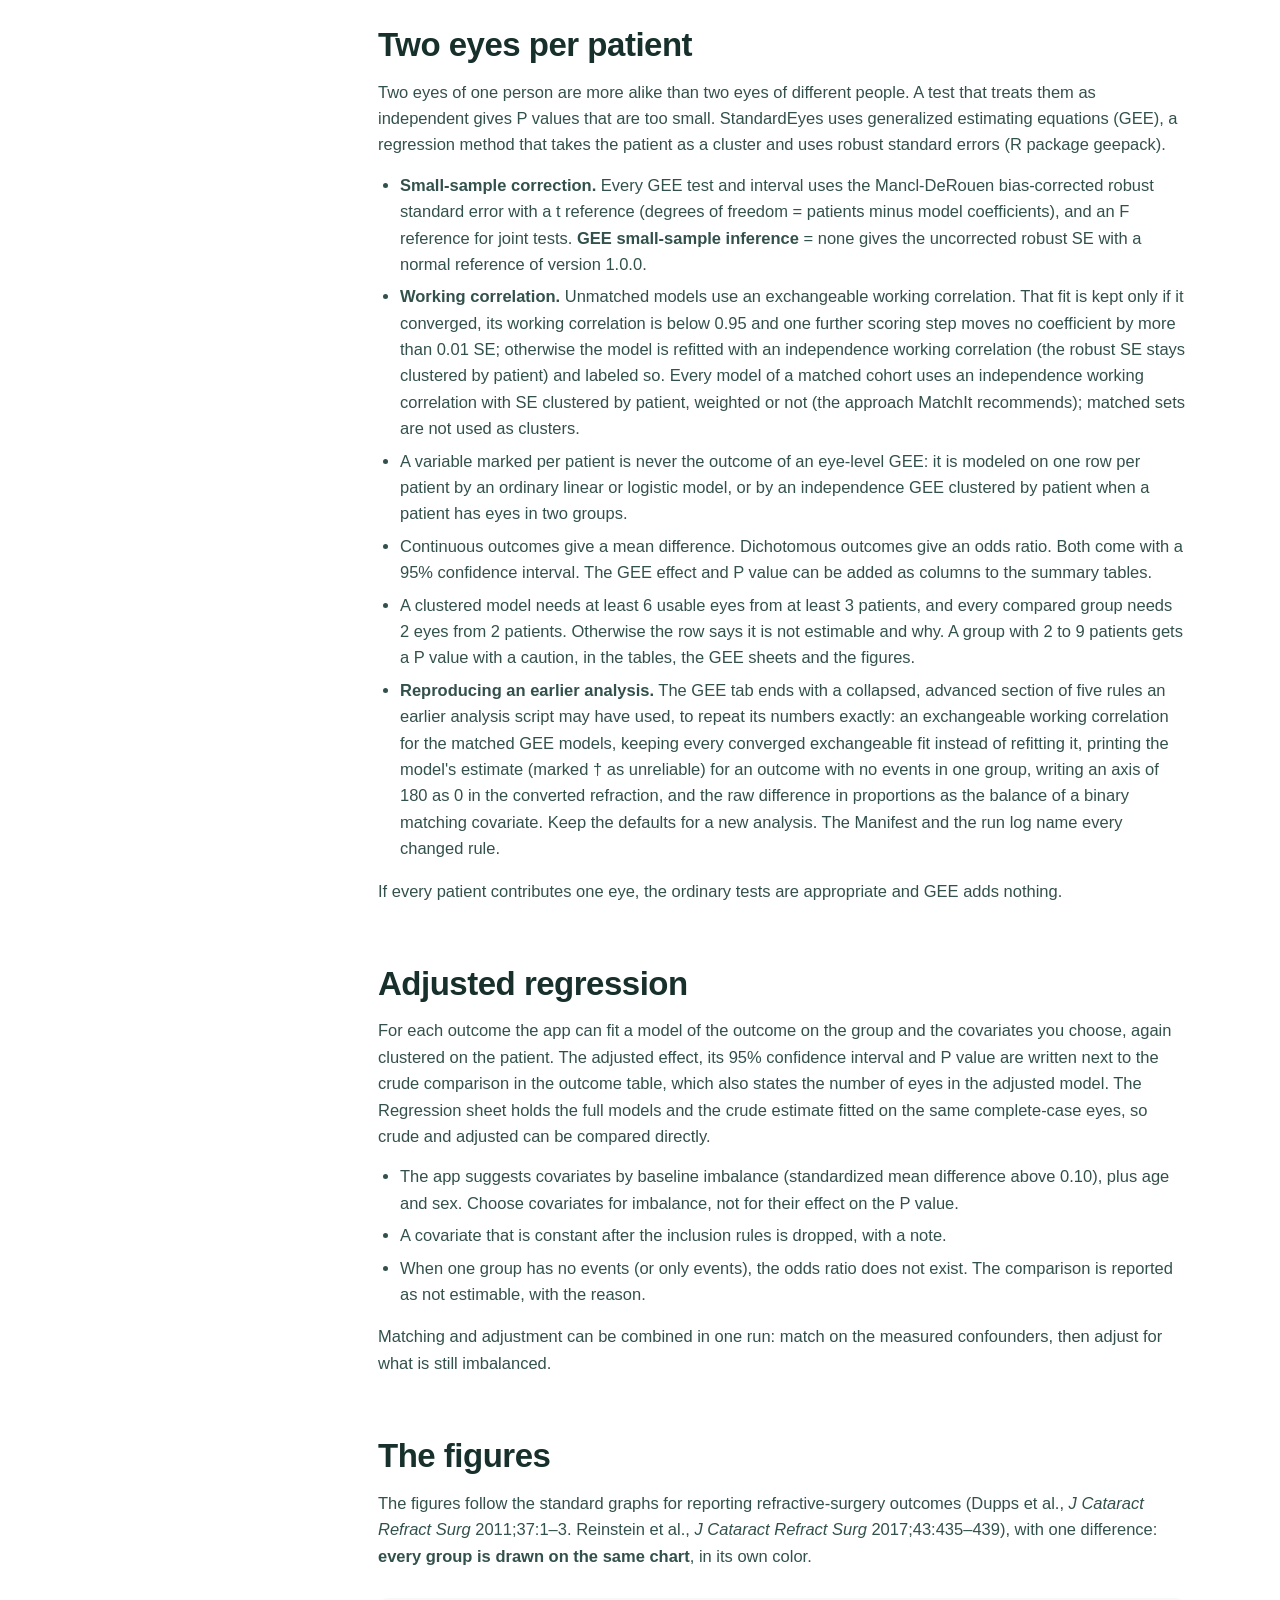
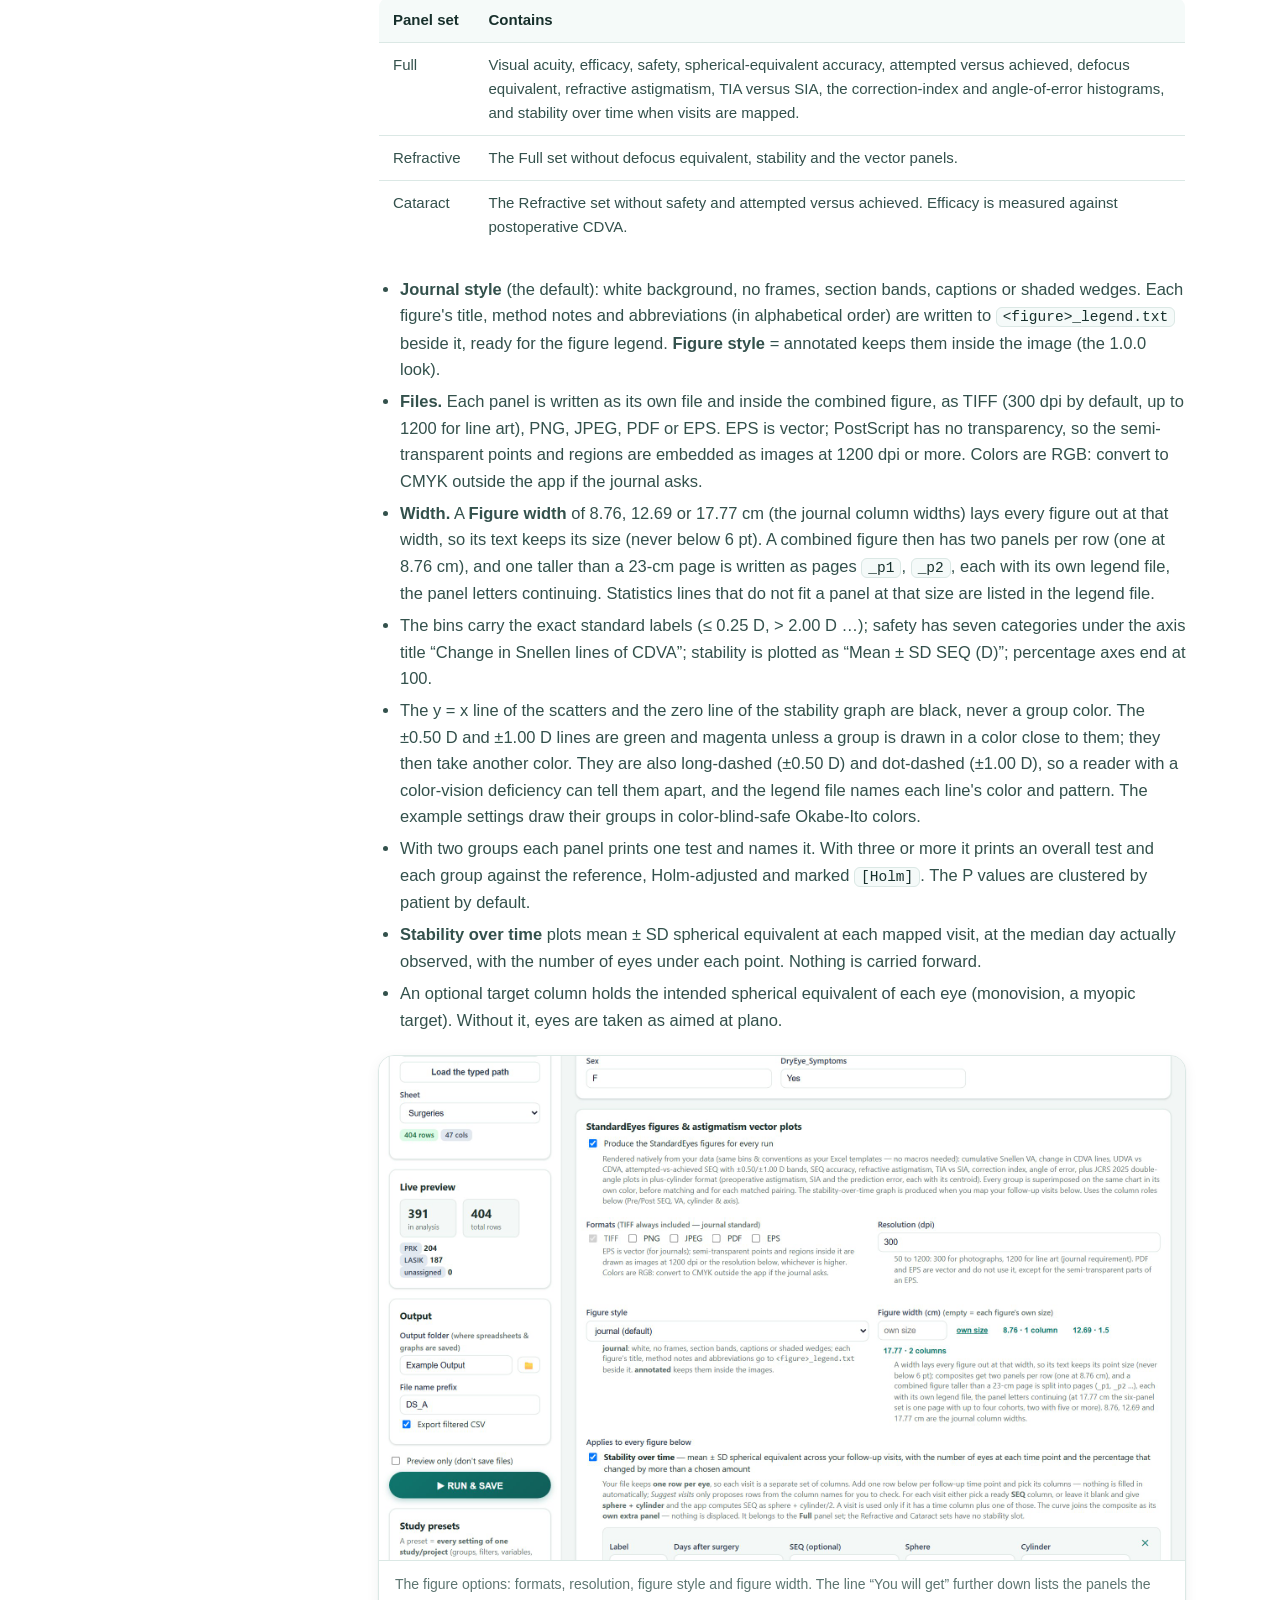
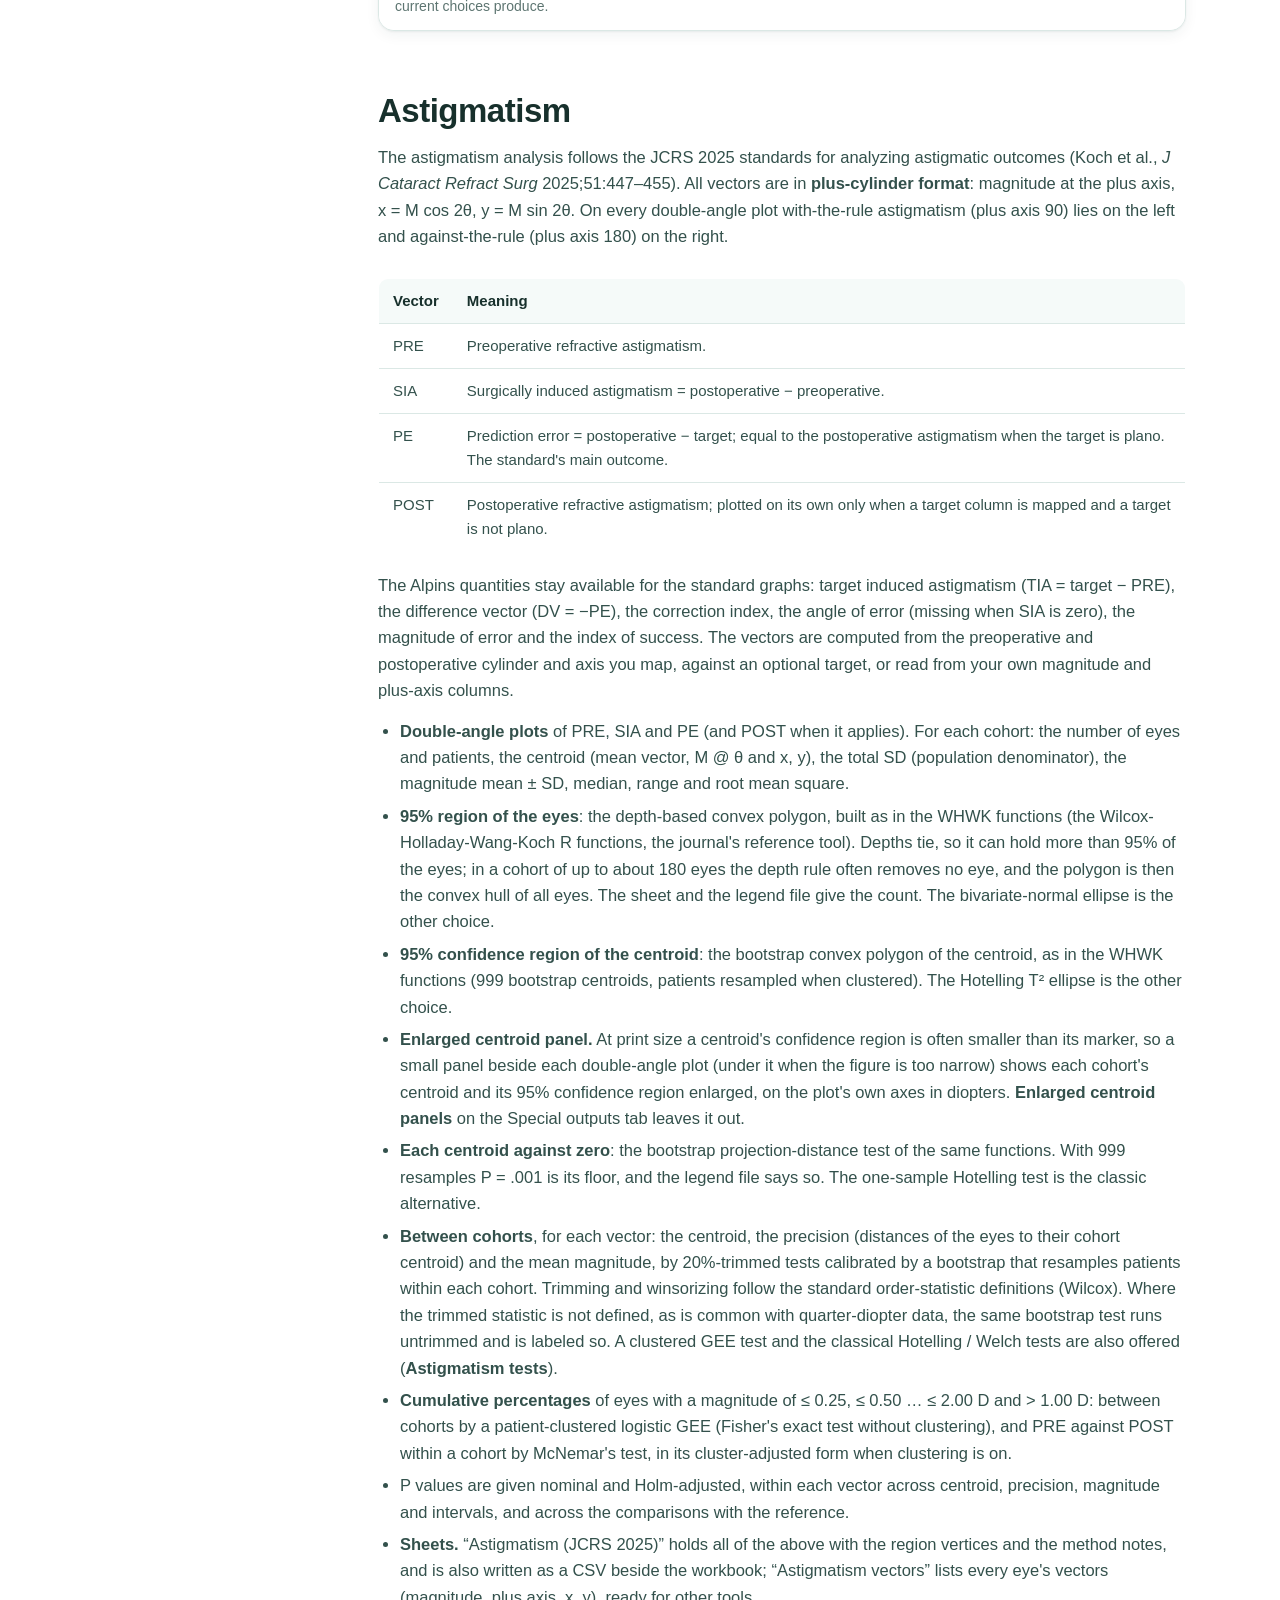
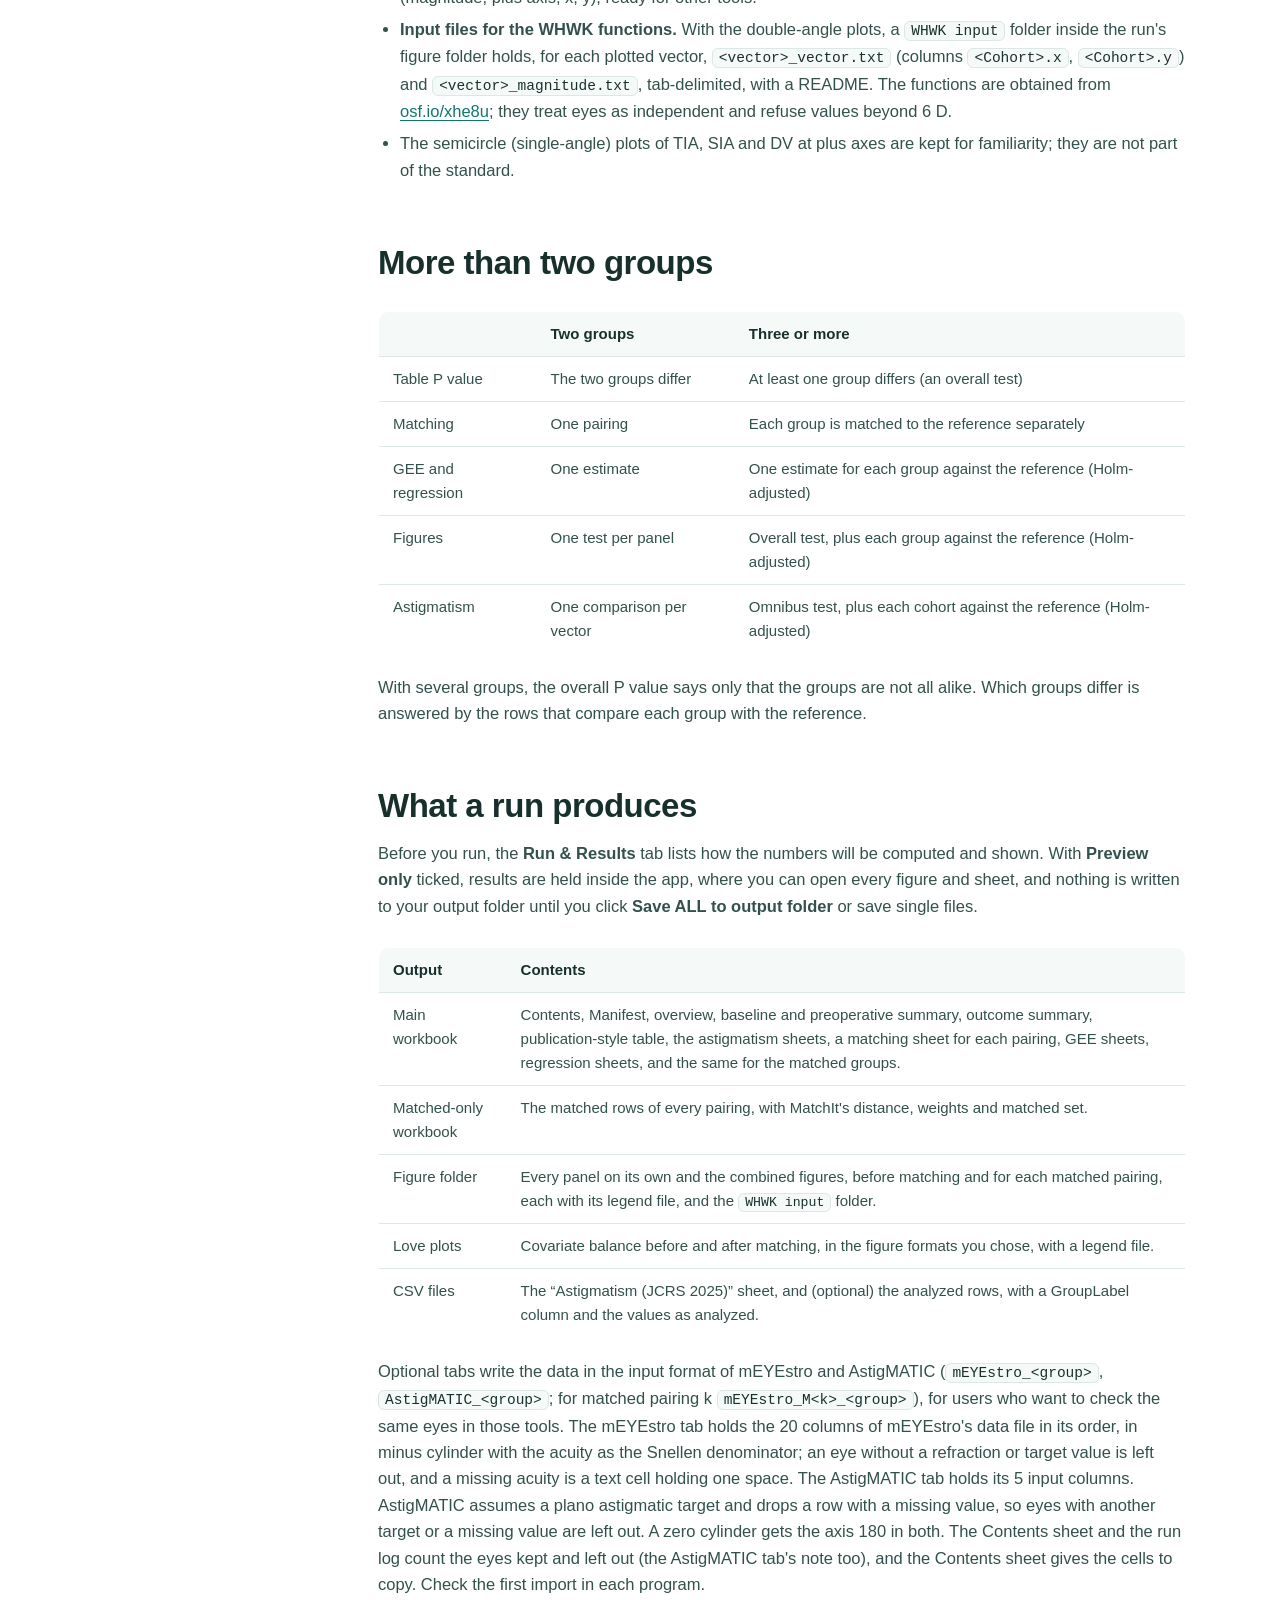
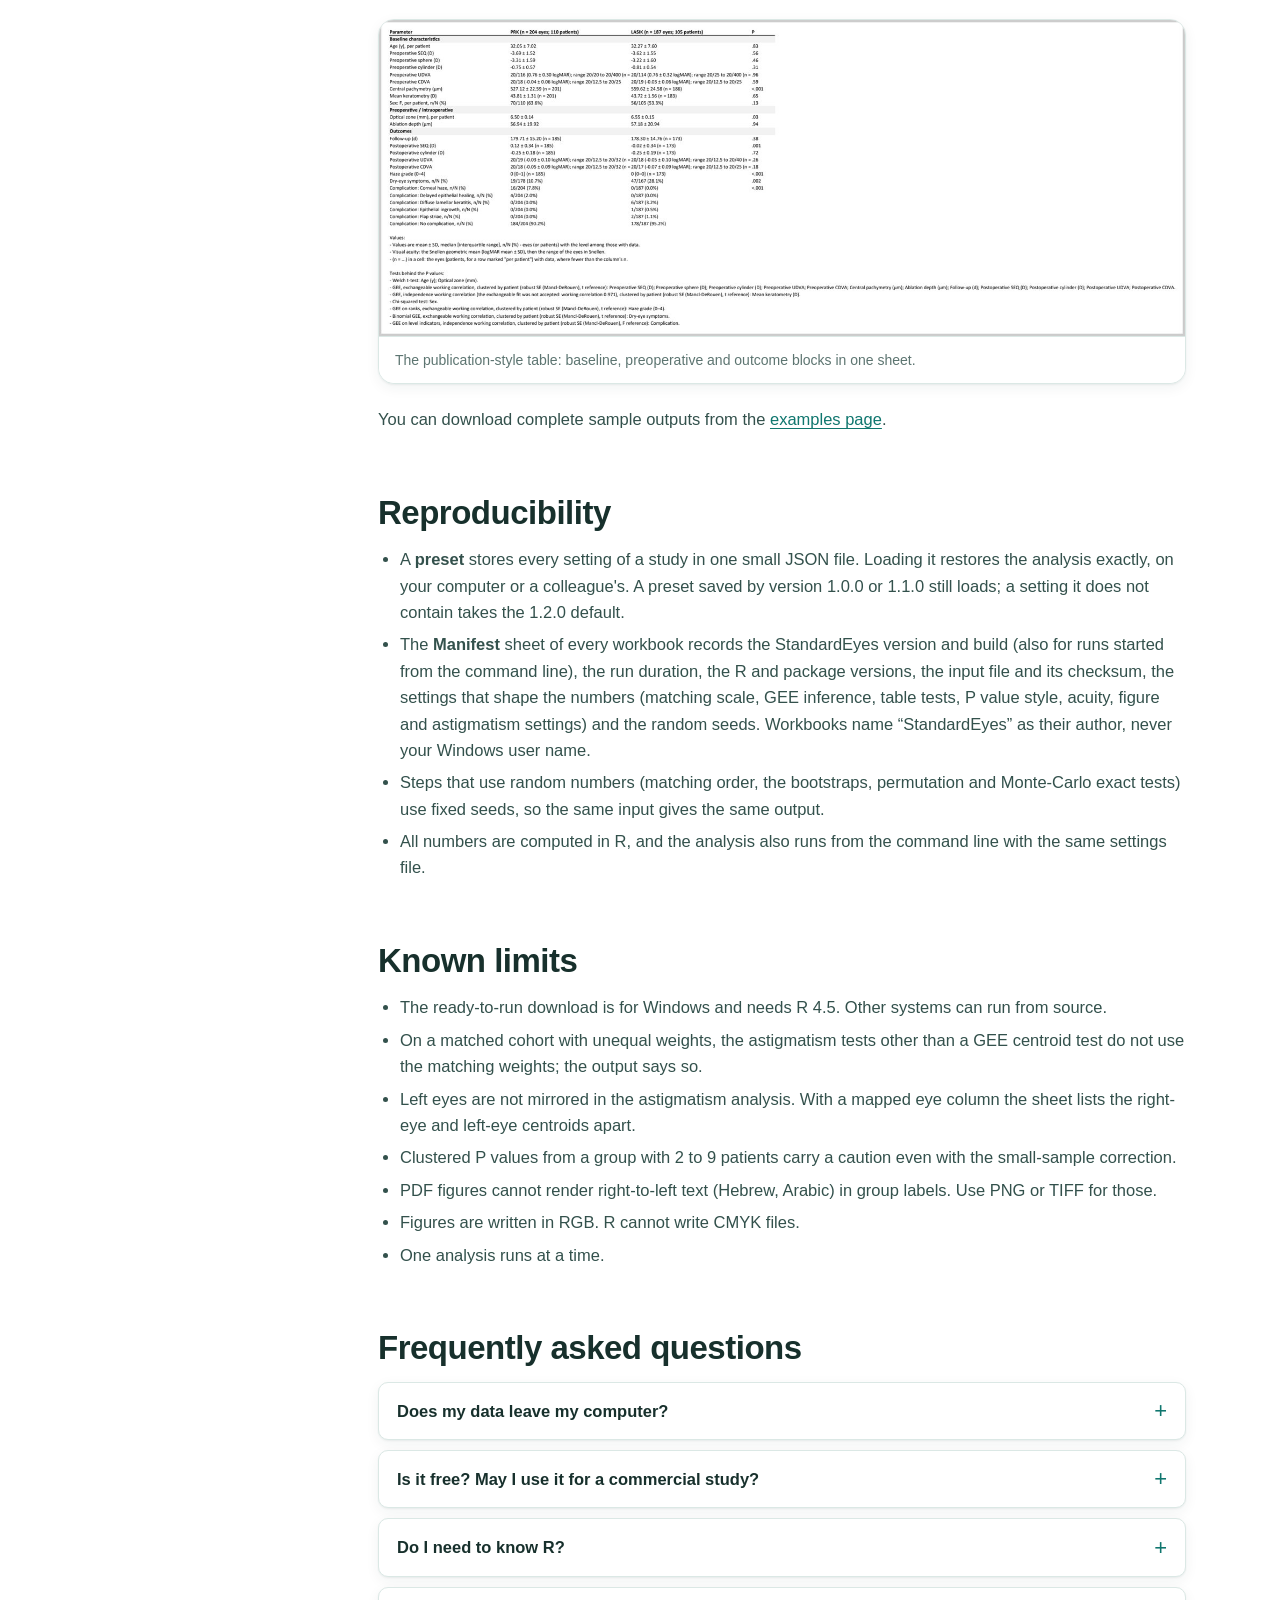
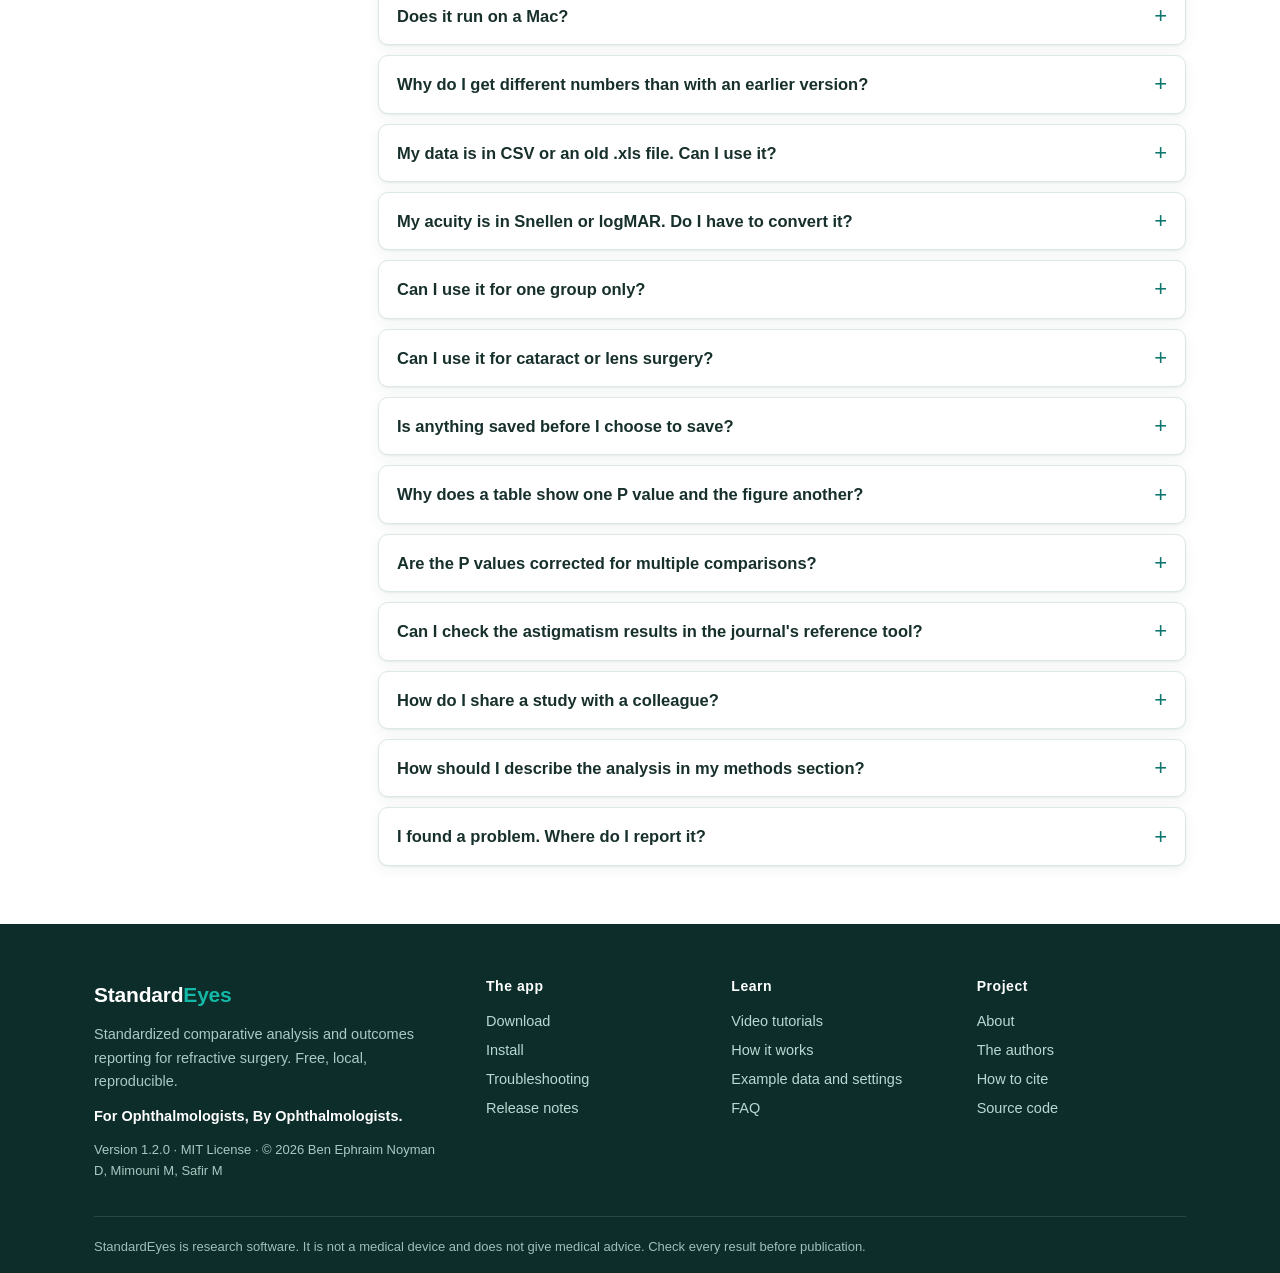
<file: docs/guide.html>
<!DOCTYPE html>
<html lang="en">
<head>
<meta charset="utf-8">
<meta name="viewport" content="width=device-width, initial-scale=1">
<title>How it works — StandardEyes</title>
<meta name="description" content="How StandardEyes analyzes your data: layout, which test is used when, matching, GEE for two eyes, the figures, astigmatism, the outputs and FAQ.">
<link rel="canonical" href="https://standardeyes.github.io/guide.html">
<meta property="og:title" content="How it works — StandardEyes">
<meta property="og:description" content="How StandardEyes analyzes your data: layout, which test is used when, matching, GEE for two eyes, the figures, astigmatism, the outputs and FAQ.">
<meta property="og:type" content="website">
<meta property="og:url" content="https://standardeyes.github.io/guide.html">
<meta property="og:site_name" content="StandardEyes">
<meta property="og:image" content="https://standardeyes.github.io/assets/og.jpg">
<meta property="og:image:alt" content="StandardEyes: standardized comparative analysis for refractive surgery">
<meta name="twitter:card" content="summary_large_image">
<meta name="theme-color" content="#0f766e">
<link rel="icon" href="assets/logo.svg" type="image/svg+xml">
<link rel="icon" type="image/png" sizes="32x32" href="assets/favicon-32.png">
<link rel="apple-touch-icon" href="assets/apple-touch-icon.png">
<link rel="stylesheet" href="assets/site.css?v=a0e2d221">
</head>
<body class="page-guide">
<a class="skip" href="#main">Skip to content</a>

<header class="site">
  <div class="wrap">
    <a class="brand" href="index.html" aria-label="StandardEyes home">
      <svg class="logo" viewBox="0 0 232 172" aria-hidden="true">
        <g fill="none" stroke="currentColor" stroke-width="8.5" stroke-linecap="round" stroke-linejoin="round">
          <path d="M7 86 C30 44 78 44 101 86 C78 128 30 128 7 86 Z"/>
          <circle cx="54" cy="86" r="23"/><circle cx="54" cy="86" r="11"/><circle cx="45.5" cy="76" r="4.4"/>
          <path d="M130 116 V94"/><path d="M148 116 V72"/><path d="M166 116 V84"/><path d="M184 116 V60"/>
          <path d="M104 68 C138 32 174 16 208 14"/><path d="M194 3 L211 14 L196 28"/>
          <path d="M104 104 C138 140 174 156 208 158"/><path d="M194 147 L211 158 L196 170"/>
        </g>
      </svg>
      <span class="wm">Standard<b>Eyes</b></span>
    </a>
    <a class="btn sm hdr-dl" href="download.html">Download</a>
    <button class="navtoggle" aria-expanded="false" aria-controls="sitenav" aria-label="Menu"><span></span><span></span><span></span></button>
    <nav id="sitenav" aria-label="Main">
      <a href="index.html">Home</a>
      <a href="download.html">The app</a>
      <a href="examples.html">Examples</a>
      <a href="tutorials.html">Tutorials</a>
      <a href="guide.html" aria-current="page">How it works</a>
      <a href="about.html">About</a>
      <a class="btn sm" href="download.html">Download</a>
    </nav>
  </div>
</header>

<main id="main">
<section class="pagehead">
  <div class="wrap">
    <div class="kicker">How it works</div>
    <h1>What StandardEyes does with your data</h1>
    <p class="lead">A plain account of each step in version 1.2.0: what is computed, which test is used when, and what the output means. The <a href="tutorials.html#documents">statistical reference</a> gives the full detail, and the <a href="download.html#new">list of changes</a> says what is new in 1.2.0.</p>
  </div>
</section>

<section class="block tight">
  <div class="wrap withtoc">
    <nav class="toc" aria-label="On this page">
      <h2 class="toc-title">On this page</h2>
      <a href="#data">Lay out your data</a>
      <a href="#groups">Groups and the reference</a>
      <a href="#types">Variable types and tests</a>
      <a href="#cyl">Plus and minus cylinder</a>
      <a href="#va">Visual acuity notations</a>
      <a href="#filters">Inclusion rules and subsets</a>
      <a href="#matching">Matching</a>
      <a href="#gee">Two eyes per patient</a>
      <a href="#regression">Adjusted regression</a>
      <a href="#figures">The figures</a>
      <a href="#astig">Astigmatism</a>
      <a href="#multi">More than two groups</a>
      <a href="#outputs">What a run produces</a>
      <a href="#repro">Reproducibility</a>
      <a href="#limits">Known limits</a>
      <a href="#faq">FAQ</a>
    </nav>

    <div class="prose">
      <h2 id="data">Lay out your data</h2>
      <p>StandardEyes reads an Excel sheet (<code>.xlsx</code> or <code>.xlsm</code>) with <strong>one row per eye per surgery</strong>. Column names are yours to choose. You tell the app what each column is, and it never guesses from a name.</p>
      <div class="tablewrap"><table>
        <thead><tr><th>You point the app to</th><th>It is used for</th></tr></thead>
        <tbody>
          <tr><td>Patient ID</td><td>Linking the two eyes of one person. The patient is the cluster in every clustered test and model, the resampling unit of the astigmatism bootstrap, and the unit for patient-level variables.</td></tr>
          <tr><td>Eye ID</td><td>Identifying the row.</td></tr>
          <tr><td>Group source column</td><td>The column whose values define the groups you compare.</td></tr>
          <tr><td>Refraction and acuity columns</td><td>Preoperative and postoperative sphere, cylinder, axis, spherical equivalent (SEQ), uncorrected and corrected distance visual acuity (UDVA, CDVA). They feed the figures, the astigmatism analysis and the export tabs.</td></tr>
        </tbody>
      </table></div>
      <ul>
        <li>A retreatment is another row for the same eye. A rule such as “surgery number = 1” restricts the analysis to primary procedures.</li>
        <li>A row without a patient ID is counted as its own patient, and the run log says how many such rows there were. With no patient ID column at all, eyes are treated as independent and the output says so.</li>
        <li>A cell formatted as a date inside a column of numbers is treated as missing and reported, because Excel's hidden date number would otherwise distort the results.</li>
      </ul>

      <h2 id="groups">Groups and the reference group</h2>
      <p>A group is a set of values of the group source column. You can define two groups or more. One group is the <strong>reference</strong>: every effect estimate, every matching pairing, every adjusted model and every versus-reference line is expressed relative to it. It is usually the control group or the standard technique. In example dataset A the groups are <code>PRK</code> (the reference) and <code>LASIK</code>.</p>
      <p>Variables that describe the person and not the eye (age, sex, a systemic disease) can be marked <strong>per patient</strong>. They are then summarized and tested once per patient, and the table headers show both counts, for example <code>PRK (n = 204 eyes; 110 patients)</code> in dataset A.</p>

      <h2 id="types">Variable types and tests</h2>
      <p>Each variable you analyze is given one of four types. The type decides how it is summarized and which test compares the groups. When a patient ID is mapped and at least one patient has two analyzed eyes, the P value of every per-eye row is <strong>clustered by patient</strong>; otherwise the classical tests run.</p>
      <div class="tablewrap"><table>
        <thead><tr><th>Type</th><th>Reported as</th><th>Clustered by patient (default)</th><th>Classical: two groups / three or more</th></tr></thead>
        <tbody>
          <tr><td>Continuous</td><td>mean ± SD</td><td>Gaussian GEE</td><td>Welch t-test / Welch ANOVA</td></tr>
          <tr><td>Ordinal</td><td>median [IQR]</td><td>GEE on ranks</td><td>Wilcoxon rank-sum / Kruskal–Wallis</td></tr>
          <tr><td>Dichotomous</td><td>n (%)</td><td>Binomial (logistic) GEE</td><td>χ² test, or Fisher's exact test</td></tr>
          <tr><td>Categorical</td><td>n (%) per level</td><td>Joint Wald test on the level indicators</td><td>χ² test, or Fisher's exact test</td></tr>
        </tbody>
      </table></div>
      <ul>
        <li>The clustered test is the same test the figure of that outcome prints, so a table and its figure give the same P value. With more than two groups it is one joint (overall) test. Where that GEE cannot be fitted (for example a group with no events, or only events), the table and the figure use a permutation test over patients (9999 permutations, fixed seed) that keeps each patient's eyes together, labeled “GEE not fitted”.</li>
        <li>The classical tests run for per-patient variables, when every patient has one analyzed eye, without a patient ID, and when you set <b>Summary-table tests</b> to classical on the GEE tab (the 1.0.0 behavior). Turning off <b>Cluster p-values by patient</b> makes both the tables and the figures classical.</li>
        <li>Welch tests are used because they do not assume that the groups have equal variances. The χ² test is used when every expected count is at least 5; otherwise Fisher's exact test.</li>
        <li><strong>The summary sheets write the test that was used beside every P value.</strong> The publication-style table has no test column; a footnote under it names the test behind every P value.</li>
        <li>When a test cannot be done (a group with a single value, a variable that has the same value in every eye), the row says “Not estimable” and gives the reason. It is never reported as “no difference”.</li>
        <li>A variable that is constant within each group but differs between them (one optical zone per platform) leaves no variation to estimate: its GEE and adjusted comparisons print NE (not estimable) in the effect, CI and P cells, and so does a table test that needs a within-group variance (Welch). A rank test or the permutation test over patients needs none and keeps its P value. With three or more groups only the comparisons of two constant groups are NE; they stay out of the Holm adjustment, and the run log names them.</li>
        <li><strong>Labels.</strong> On the Variables &amp; Types tab, the <b>Label</b> column of <b>Output order</b> sets the name printed for a variable, such as “Age (y)”, in the tables, model sheets, balance tables and love plots. Left empty, the column name is printed. The data sheets, the mEYEstro and AstigMATIC tabs and the exported files keep the column names.</li>
        <li>Comparisons of each group with the reference (the GEE columns and any pairwise columns) are Holm-adjusted within each variable and marked <code>[Holm]</code>.</li>
        <li>P values are printed in journal style by default: .27, .003, &lt;.001, &gt;.99 (two decimals, three below .01). <b>P value style</b> = classic gives 0.266 and &lt;0.001. Means and SDs have two decimals, percentages one, and effects read “β = −0.22 (95% CI, −0.32 to −0.12)” or “OR = 3.34 (95% CI, 1.59 to 7.02)”.</li>
      </ul>

      <h2 id="cyl">Plus and minus cylinder</h2>
      <p>Files often mix plus- and minus-cylinder notation. For the tables, every sphere / cylinder / axis set you list is transposed to minus cylinder when the option is on: new sphere = sphere + cylinder, new cylinder = −cylinder, new axis = axis ± 90°. A cylinder value above zero is taken as plus notation, so no notation column is needed. Rows already in minus cylinder are left alone.</p>
      <p>The astigmatism vectors do not depend on that switch. They read the sign of each cylinder and work in plus-cylinder format, as the JCRS 2025 standard asks: −2.00 × 180 and +2.00 × 90 give the same vector, also in a row that mixes the two forms and for a target typed in either form.</p>

      <h2 id="va">Visual acuity notations</h2>
      <p>One setting, <b>VA notation in your file</b> on the <b>Variables &amp; Types</b> tab, says how every acuity column is recorded.</p>
      <div class="tablewrap"><table>
        <thead><tr><th>Notation</th><th>Examples</th><th>How it is read</th></tr></thead>
        <tbody>
          <tr><td>Decimal (default)</td><td><code>1.0</code>, <code>0.5</code></td><td>As written. 1.0 is 20/20.</td></tr>
          <tr><td>logMAR</td><td><code>0.00</code>, <code>0.30</code>, <code>-0.10</code></td><td>decimal = 10<sup>−logMAR</sup></td></tr>
          <tr><td>Snellen</td><td><code>20/40</code>, <code>6/12</code>, <code>20/25-2</code></td><td>Feet or meters. Each letter missed or gained shifts logMAR by 0.02.</td></tr>
          <tr><td>ETDRS letters</td><td><code>85</code></td><td>logMAR = 1.7 − 0.02 × letters, so 85 letters is 20/20.</td></tr>
        </tbody>
      </table></div>
      <ul>
        <li><b>Analyze visual acuity in logMAR</b> is on by default for the acuity columns you map: the tables, tests and models run in logMAR. A cell then reads the Snellen geometric mean with the logMAR mean ± SD, for example <code>20/20 (0.00 ± 0.05 logMAR)</code>, and the range is given in Snellen. A mean on a chart line prints that line (20/16, 20/20, 20/25 …); otherwise the denominator is rounded (20/23). A file already in logMAR is never converted twice. Untick the switch to analyze acuity as recorded (the 1.0.0 default).</li>
        <li>The figures and the mEYEstro tab always work from decimal acuity derived from your notation, so they are the same whichever notation the file uses.</li>
        <li>Counting fingers, hand motion and light perception (CF, HM, LP, NLP) become missing values and are counted in the log. They are not given an invented acuity.</li>
        <li>If the values clearly cannot be in the notation you chose (most cells unreadable, a decimal value of 0 or below, a logMAR value outside −0.5 to 3, or decimal values declared as ETDRS letters), the run stops and names the column. Subtler mismatches, such as decimal values declared as logMAR, give a warning in the interface and in the log, so read the warnings.</li>
        <li>Inclusion rules on acuity use the values in your file's own notation.</li>
        <li>Excel turns a typed <code>6/12</code> into a date. Format Snellen columns as text.</li>
      </ul>

      <h2 id="filters">Inclusion rules and subsets</h2>
      <p>Inclusion criteria are rules on columns, combined with AND: equal to, in a list, greater or less than, between, missing or not missing, text contains, and absolute-value versions for cylinder (so “absolute value ≤ 5” keeps −5.00 D and +5.00 D alike). Rules see refraction after the plus-to-minus transposition, and acuity in your file's own notation. As you add a rule, the app shows how many rows remain and how many each group lost. The sidebar counts as “in analysis” only the rows that fall in a group.</p>
      <figure class="shot" style="margin:22px 0"><img src="assets/shot_filters.jpg" alt="Filter rules with the rows each group keeps" loading="lazy" width="1920" height="1200"><figcaption>Each rule shows the rows that remain and what each group lost to it.</figcaption></figure>
      <p>A <strong>subset</strong> column (for example the procedure) splits one preset into a complete, separate analysis for each value: a full PRK analysis and a full LASIK analysis, each with its own workbook and figures.</p>

      <h2 id="matching">Matching</h2>
      <p>Matching makes the groups comparable on the baseline variables you choose. The propensity score is each eye's estimated chance of being in the compared group, given those variables. Eyes with similar scores are paired. StandardEyes uses the R package MatchIt and matches each group to the reference group. The default is 1:1 nearest-neighbor matching without replacement on the <strong>logit of the propensity score</strong>, with a caliper (the largest allowed difference) of 0.2 standard deviations of the logit of the propensity score (Austin 2011). The probability scale of version 1.0.0 stays selectable under <b>Distance</b>. Exact matching, coarsened exact matching and subclassification are also available.</p>
      <ul>
        <li><strong>Eyes or patients.</strong> By default each eye is a matching unit. With <b>Match</b> = patients (both eyes together), the analyzed eyes of a patient in a group form one unit: eye-level covariates are averaged over those eyes and per-patient covariates are taken once. Both eyes then enter or leave the matched cohort together, each carrying the patient's matching weight, and balance is computed on the patients. A patient with eyes in two groups forms one unit in each group. The outcome models are the same either way.</li>
        <li>A <strong>live preview</strong> (for nearest-neighbor matching) runs the real matching on your current settings and shows, for each pairing, how many eyes or patients had complete covariates and how many were matched.</li>
        <li><strong>Balance</strong> is reported as standardized mean differences before and after matching, against the usual 0.1 threshold. A love plot shows the difference for each covariate before and after matching. The PSM sheet, the Manifest and the love plot name the scale of the propensity score.</li>
        <li>When the matching weights are not all 1 (matching with replacement, k:1 matching in which some eyes find fewer than k controls, or exact, coarsened exact or subclassification matching), the matched tables, models and figure P values use the weights, and the headers show the effective sample size.</li>
        <li><b>Matched tables</b> = unweighted counts every matched eye once in the matched descriptives and table tests; the matched GEE and regression follow <b>Use matching weights in matched GEE</b> on the GEE tab. It needs nearest-neighbor matching without replacement: with exact, coarsened exact or subclassification matching, or with replacement, the weights are the matching itself, so the run is refused.</li>
      </ul>
      <figure class="shot" style="margin:22px 0"><img src="assets/shot_matching.jpg" alt="The live matched-count preview" loading="lazy" width="1920" height="1200"><figcaption>The live preview of dataset E with patients matched: patients (and their eyes) per group, with complete covariates, matched, and those that found no match.</figcaption></figure>
      <div class="callout"><p>Matching deals with measured confounders only. It does not turn an observational comparison into a randomized one.</p></div>

      <h2 id="gee">Two eyes per patient</h2>
      <p>Two eyes of one person are more alike than two eyes of different people. A test that treats them as independent gives P values that are too small. StandardEyes uses generalized estimating equations (GEE), a regression method that takes the patient as a cluster and uses robust standard errors (R package geepack).</p>
      <ul>
        <li><strong>Small-sample correction.</strong> Every GEE test and interval uses the Mancl-DeRouen bias-corrected robust standard error with a t reference (degrees of freedom = patients minus model coefficients), and an F reference for joint tests. <b>GEE small-sample inference</b> = none gives the uncorrected robust SE with a normal reference of version 1.0.0.</li>
        <li><strong>Working correlation.</strong> Unmatched models use an exchangeable working correlation. That fit is kept only if it converged, its working correlation is below 0.95 and one further scoring step moves no coefficient by more than 0.01 SE; otherwise the model is refitted with an independence working correlation (the robust SE stays clustered by patient) and labeled so. Every model of a matched cohort uses an independence working correlation with SE clustered by patient, weighted or not (the approach MatchIt recommends); matched sets are not used as clusters.</li>
        <li>A variable marked per patient is never the outcome of an eye-level GEE: it is modeled on one row per patient by an ordinary linear or logistic model, or by an independence GEE clustered by patient when a patient has eyes in two groups.</li>
        <li>Continuous outcomes give a mean difference. Dichotomous outcomes give an odds ratio. Both come with a 95% confidence interval. The GEE effect and P value can be added as columns to the summary tables.</li>
        <li>A clustered model needs at least 6 usable eyes from at least 3 patients, and every compared group needs 2 eyes from 2 patients. Otherwise the row says it is not estimable and why. A group with 2 to 9 patients gets a P value with a caution, in the tables, the GEE sheets and the figures.</li>
        <li><strong>Reproducing an earlier analysis.</strong> The GEE tab ends with a collapsed, advanced section of five rules an earlier analysis script may have used, to repeat its numbers exactly: an exchangeable working correlation for the matched GEE models, keeping every converged exchangeable fit instead of refitting it, printing the model's estimate (marked † as unreliable) for an outcome with no events in one group, writing an axis of 180 as 0 in the converted refraction, and the raw difference in proportions as the balance of a binary matching covariate. Keep the defaults for a new analysis. The Manifest and the run log name every changed rule.</li>
      </ul>
      <p>If every patient contributes one eye, the ordinary tests are appropriate and GEE adds nothing.</p>

      <h2 id="regression">Adjusted regression</h2>
      <p>For each outcome the app can fit a model of the outcome on the group and the covariates you choose, again clustered on the patient. The adjusted effect, its 95% confidence interval and P value are written next to the crude comparison in the outcome table, which also states the number of eyes in the adjusted model. The Regression sheet holds the full models and the crude estimate fitted on the same complete-case eyes, so crude and adjusted can be compared directly.</p>
      <ul>
        <li>The app suggests covariates by baseline imbalance (standardized mean difference above 0.10), plus age and sex. Choose covariates for imbalance, not for their effect on the P value.</li>
        <li>A covariate that is constant after the inclusion rules is dropped, with a note.</li>
        <li>When one group has no events (or only events), the odds ratio does not exist. The comparison is reported as not estimable, with the reason.</li>
      </ul>
      <p>Matching and adjustment can be combined in one run: match on the measured confounders, then adjust for what is still imbalanced.</p>

      <h2 id="figures">The figures</h2>
      <p>The figures follow the standard graphs for reporting refractive-surgery outcomes (Dupps et al., <i>J Cataract Refract Surg</i> 2011;37:1–3. Reinstein et al., <i>J Cataract Refract Surg</i> 2017;43:435–439), with one difference: <strong>every group is drawn on the same chart</strong>, in its own color.</p>
      <div class="tablewrap"><table>
        <thead><tr><th>Panel set</th><th>Contains</th></tr></thead>
        <tbody>
          <tr><td>Full</td><td>Visual acuity, efficacy, safety, spherical-equivalent accuracy, attempted versus achieved, defocus equivalent, refractive astigmatism, TIA versus SIA, the correction-index and angle-of-error histograms, and stability over time when visits are mapped.</td></tr>
          <tr><td>Refractive</td><td>The Full set without defocus equivalent, stability and the vector panels.</td></tr>
          <tr><td>Cataract</td><td>The Refractive set without safety and attempted versus achieved. Efficacy is measured against postoperative CDVA.</td></tr>
        </tbody>
      </table></div>
      <ul>
        <li><strong>Journal style</strong> (the default): white background, no frames, section bands, captions or shaded wedges. Each figure's title, method notes and abbreviations (in alphabetical order) are written to <code>&lt;figure&gt;_legend.txt</code> beside it, ready for the figure legend. <b>Figure style</b> = annotated keeps them inside the image (the 1.0.0 look).</li>
        <li><strong>Files.</strong> Each panel is written as its own file and inside the combined figure, as TIFF (300 dpi by default, up to 1200 for line art), PNG, JPEG, PDF or EPS. EPS is vector; PostScript has no transparency, so the semi-transparent points and regions are embedded as images at 1200 dpi or more. Colors are RGB: convert to CMYK outside the app if the journal asks.</li>
        <li><strong>Width.</strong> A <b>Figure width</b> of 8.76, 12.69 or 17.77 cm (the journal column widths) lays every figure out at that width, so its text keeps its size (never below 6 pt). A combined figure then has two panels per row (one at 8.76 cm), and one taller than a 23-cm page is written as pages <code>_p1</code>, <code>_p2</code>, each with its own legend file, the panel letters continuing. Statistics lines that do not fit a panel at that size are listed in the legend file.</li>
        <li>The bins carry the exact standard labels (≤ 0.25 D, &gt; 2.00 D …); safety has seven categories under the axis title “Change in Snellen lines of CDVA”; stability is plotted as “Mean ± SD SEQ (D)”; percentage axes end at 100.</li>
        <li>The y = x line of the scatters and the zero line of the stability graph are black, never a group color. The ±0.50 D and ±1.00 D lines are green and magenta unless a group is drawn in a color close to them; they then take another color. They are also long-dashed (±0.50 D) and dot-dashed (±1.00 D), so a reader with a color-vision deficiency can tell them apart, and the legend file names each line's color and pattern. The example settings draw their groups in color-blind-safe Okabe-Ito colors.</li>
        <li>With two groups each panel prints one test and names it. With three or more it prints an overall test and each group against the reference, Holm-adjusted and marked <code>[Holm]</code>. The P values are clustered by patient by default.</li>
        <li><strong>Stability over time</strong> plots mean ± SD spherical equivalent at each mapped visit, at the median day actually observed, with the number of eyes under each point. Nothing is carried forward.</li>
        <li>An optional target column holds the intended spherical equivalent of each eye (monovision, a myopic target). Without it, eyes are taken as aimed at plano.</li>
      </ul>
      <figure class="shot" style="margin:22px 0"><img src="assets/shot_figures.jpg" alt="The figure options in the app" loading="lazy" width="1920" height="1200"><figcaption>The figure options: formats, resolution, figure style and figure width. The line “You will get” further down lists the panels the current choices produce.</figcaption></figure>

      <h2 id="astig">Astigmatism</h2>
      <p>The astigmatism analysis follows the JCRS 2025 standards for analyzing astigmatic outcomes (Koch et al., <i>J Cataract Refract Surg</i> 2025;51:447–455). All vectors are in <strong>plus-cylinder format</strong>: magnitude at the plus axis, x = M cos 2θ, y = M sin 2θ. On every double-angle plot with-the-rule astigmatism (plus axis 90) lies on the left and against-the-rule (plus axis 180) on the right.</p>
      <div class="tablewrap"><table>
        <thead><tr><th>Vector</th><th>Meaning</th></tr></thead>
        <tbody>
          <tr><td>PRE</td><td>Preoperative refractive astigmatism.</td></tr>
          <tr><td>SIA</td><td>Surgically induced astigmatism = postoperative − preoperative.</td></tr>
          <tr><td>PE</td><td>Prediction error = postoperative − target; equal to the postoperative astigmatism when the target is plano. The standard's main outcome.</td></tr>
          <tr><td>POST</td><td>Postoperative refractive astigmatism; plotted on its own only when a target column is mapped and a target is not plano.</td></tr>
        </tbody>
      </table></div>
      <p>The Alpins quantities stay available for the standard graphs: target induced astigmatism (TIA = target − PRE), the difference vector (DV = −PE), the correction index, the angle of error (missing when SIA is zero), the magnitude of error and the index of success. The vectors are computed from the preoperative and postoperative cylinder and axis you map, against an optional target, or read from your own magnitude and plus-axis columns.</p>
      <ul>
        <li><strong>Double-angle plots</strong> of PRE, SIA and PE (and POST when it applies). For each cohort: the number of eyes and patients, the centroid (mean vector, M @ θ and x, y), the total SD (population denominator), the magnitude mean ± SD, median, range and root mean square.</li>
        <li><strong>95% region of the eyes</strong>: the depth-based convex polygon, built as in the WHWK functions (the Wilcox-Holladay-Wang-Koch R functions, the journal's reference tool). Depths tie, so it can hold more than 95% of the eyes; in a cohort of up to about 180 eyes the depth rule often removes no eye, and the polygon is then the convex hull of all eyes. The sheet and the legend file give the count. The bivariate-normal ellipse is the other choice.</li>
        <li><strong>95% confidence region of the centroid</strong>: the bootstrap convex polygon of the centroid, as in the WHWK functions (999 bootstrap centroids, patients resampled when clustered). The Hotelling T² ellipse is the other choice.</li>
        <li><strong>Enlarged centroid panel.</strong> At print size a centroid's confidence region is often smaller than its marker, so a small panel beside each double-angle plot (under it when the figure is too narrow) shows each cohort's centroid and its 95% confidence region enlarged, on the plot's own axes in diopters. <b>Enlarged centroid panels</b> on the Special outputs tab leaves it out.</li>
        <li><strong>Each centroid against zero</strong>: the bootstrap projection-distance test of the same functions. With 999 resamples P = .001 is its floor, and the legend file says so. The one-sample Hotelling test is the classic alternative.</li>
        <li><strong>Between cohorts</strong>, for each vector: the centroid, the precision (distances of the eyes to their cohort centroid) and the mean magnitude, by 20%-trimmed tests calibrated by a bootstrap that resamples patients within each cohort. Trimming and winsorizing follow the standard order-statistic definitions (Wilcox). Where the trimmed statistic is not defined, as is common with quarter-diopter data, the same bootstrap test runs untrimmed and is labeled so. A clustered GEE test and the classical Hotelling / Welch tests are also offered (<b>Astigmatism tests</b>).</li>
        <li><strong>Cumulative percentages</strong> of eyes with a magnitude of ≤ 0.25, ≤ 0.50 … ≤ 2.00 D and &gt; 1.00 D: between cohorts by a patient-clustered logistic GEE (Fisher's exact test without clustering), and PRE against POST within a cohort by McNemar's test, in its cluster-adjusted form when clustering is on.</li>
        <li>P values are given nominal and Holm-adjusted, within each vector across centroid, precision, magnitude and intervals, and across the comparisons with the reference.</li>
        <li><strong>Sheets.</strong> “Astigmatism (JCRS 2025)” holds all of the above with the region vertices and the method notes, and is also written as a CSV beside the workbook; “Astigmatism vectors” lists every eye's vectors (magnitude, plus axis, x, y), ready for other tools.</li>
        <li><strong>Input files for the WHWK functions.</strong> With the double-angle plots, a <code>WHWK input</code> folder inside the run's figure folder holds, for each plotted vector, <code>&lt;vector&gt;_vector.txt</code> (columns <code>&lt;Cohort&gt;.x</code>, <code>&lt;Cohort&gt;.y</code>) and <code>&lt;vector&gt;_magnitude.txt</code>, tab-delimited, with a README. The functions are obtained from <a href="https://osf.io/xhe8u/">osf.io/xhe8u</a>; they treat eyes as independent and refuse values beyond 6 D.</li>
        <li>The semicircle (single-angle) plots of TIA, SIA and DV at plus axes are kept for familiarity; they are not part of the standard.</li>
      </ul>

      <h2 id="multi">More than two groups</h2>
      <div class="tablewrap"><table>
        <thead><tr><th></th><th>Two groups</th><th>Three or more</th></tr></thead>
        <tbody>
          <tr><td>Table P value</td><td>The two groups differ</td><td>At least one group differs (an overall test)</td></tr>
          <tr><td>Matching</td><td>One pairing</td><td>Each group is matched to the reference separately</td></tr>
          <tr><td>GEE and regression</td><td>One estimate</td><td>One estimate for each group against the reference (Holm-adjusted)</td></tr>
          <tr><td>Figures</td><td>One test per panel</td><td>Overall test, plus each group against the reference (Holm-adjusted)</td></tr>
          <tr><td>Astigmatism</td><td>One comparison per vector</td><td>Omnibus test, plus each cohort against the reference (Holm-adjusted)</td></tr>
        </tbody>
      </table></div>
      <p>With several groups, the overall P value says only that the groups are not all alike. Which groups differ is answered by the rows that compare each group with the reference.</p>

      <h2 id="outputs">What a run produces</h2>
      <p>Before you run, the <b>Run &amp; Results</b> tab lists how the numbers will be computed and shown. With <b>Preview only</b> ticked, results are held inside the app, where you can open every figure and sheet, and nothing is written to your output folder until you click <b>Save ALL to output folder</b> or save single files.</p>
      <div class="tablewrap"><table>
        <thead><tr><th>Output</th><th>Contents</th></tr></thead>
        <tbody>
          <tr><td>Main workbook</td><td>Contents, Manifest, overview, baseline and preoperative summary, outcome summary, publication-style table, the astigmatism sheets, a matching sheet for each pairing, GEE sheets, regression sheets, and the same for the matched groups.</td></tr>
          <tr><td>Matched-only workbook</td><td>The matched rows of every pairing, with MatchIt's distance, weights and matched set.</td></tr>
          <tr><td>Figure folder</td><td>Every panel on its own and the combined figures, before matching and for each matched pairing, each with its legend file, and the <code>WHWK input</code> folder.</td></tr>
          <tr><td>Love plots</td><td>Covariate balance before and after matching, in the figure formats you chose, with a legend file.</td></tr>
          <tr><td>CSV files</td><td>The “Astigmatism (JCRS 2025)” sheet, and (optional) the analyzed rows, with a GroupLabel column and the values as analyzed.</td></tr>
        </tbody>
      </table></div>
      <p>Optional tabs write the data in the input format of mEYEstro and AstigMATIC (<code>mEYEstro_&lt;group&gt;</code>, <code>AstigMATIC_&lt;group&gt;</code>; for matched pairing k <code>mEYEstro_M&lt;k&gt;_&lt;group&gt;</code>), for users who want to check the same eyes in those tools. The mEYEstro tab holds the 20 columns of mEYEstro's data file in its order, in minus cylinder with the acuity as the Snellen denominator; an eye without a refraction or target value is left out, and a missing acuity is a text cell holding one space. The AstigMATIC tab holds its 5 input columns. AstigMATIC assumes a plano astigmatic target and drops a row with a missing value, so eyes with another target or a missing value are left out. A zero cylinder gets the axis 180 in both. The Contents sheet and the run log count the eyes kept and left out (the AstigMATIC tab's note too), and the Contents sheet gives the cells to copy. Check the first import in each program.</p>
      <figure class="shot" style="margin:22px 0"><img src="assets/shot_pubtable.jpg" alt="The publication-style table in Excel" loading="lazy" width="1500" height="587"><figcaption>The publication-style table: baseline, preoperative and outcome blocks in one sheet.</figcaption></figure>
      <p>You can download complete sample outputs from the <a href="examples.html#outputs">examples page</a>.</p>

      <h2 id="repro">Reproducibility</h2>
      <ul>
        <li>A <strong>preset</strong> stores every setting of a study in one small JSON file. Loading it restores the analysis exactly, on your computer or a colleague's. A preset saved by version 1.0.0 or 1.1.0 still loads; a setting it does not contain takes the 1.2.0 default.</li>
        <li>The <strong>Manifest</strong> sheet of every workbook records the StandardEyes version and build (also for runs started from the command line), the run duration, the R and package versions, the input file and its checksum, the settings that shape the numbers (matching scale, GEE inference, table tests, P value style, acuity, figure and astigmatism settings) and the random seeds. Workbooks name “StandardEyes” as their author, never your Windows user name.</li>
        <li>Steps that use random numbers (matching order, the bootstraps, permutation and Monte-Carlo exact tests) use fixed seeds, so the same input gives the same output.</li>
        <li>All numbers are computed in R, and the analysis also runs from the command line with the same settings file.</li>
      </ul>

      <h2 id="limits">Known limits</h2>
      <ul>
        <li>The ready-to-run download is for Windows and needs R 4.5. Other systems can run from source.</li>
        <li>On a matched cohort with unequal weights, the astigmatism tests other than a GEE centroid test do not use the matching weights; the output says so.</li>
        <li>Left eyes are not mirrored in the astigmatism analysis. With a mapped eye column the sheet lists the right-eye and left-eye centroids apart.</li>
        <li>Clustered P values from a group with 2 to 9 patients carry a caution even with the small-sample correction.</li>
        <li>PDF figures cannot render right-to-left text (Hebrew, Arabic) in group labels. Use PNG or TIFF for those.</li>
        <li>Figures are written in RGB. R cannot write CMYK files.</li>
        <li>One analysis runs at a time.</li>
      </ul>

      <h2 id="faq">Frequently asked questions</h2>
      <details class="qa"><summary>Does my data leave my computer?</summary><div class="a"><p>No. The app runs on your computer and listens only on the local address <code>127.0.0.1</code>. It has no telemetry and makes no network requests.</p></div></details>
      <details class="qa"><summary>Is it free? May I use it for a commercial study?</summary><div class="a"><p>Yes to both. It is released under the MIT License.</p></div></details>
      <details class="qa"><summary>Do I need to know R?</summary><div class="a"><p>No. R must be installed, but you never open it. Everything is done in the app's interface.</p></div></details>
      <details class="qa"><summary>Does it run on a Mac?</summary><div class="a"><p>The ready-to-run download is for Windows 10 and 11. On macOS or Linux the app runs from source with Python and R 4.5. The <a href="https://github.com/StandardEyes/standardeyes.github.io#running-from-source-any-operating-system">README</a> lists the steps.</p></div></details>
      <details class="qa"><summary>Why do I get different numbers than with an earlier version?</summary><div class="a"><p>Version 1.2.0 changes no statistical default. Its GEE fits converge more tightly, which can move full-precision GEE values in about the fifth significant digit; a per-patient row is now tested clustered by patient when a patient has eyes in two groups; and a comparison of groups that do not vary within themselves prints NE instead of a P value of &lt;.001. Version 1.1.0 changed several defaults: clustered table tests, the small-sample correction of GEE, the logit caliper, logMAR acuity, the journal P value style and the astigmatism analysis. Each change, and the setting that gives the 1.0.0 behavior back, is listed under <a href="download.html#new">what is new</a>. The Manifest sheet records the settings of every run.</p></div></details>
      <details class="qa"><summary>My data is in CSV or an old .xls file. Can I use it?</summary><div class="a"><p>Open it in Excel and save it as <code>.xlsx</code>. The app reads <code>.xlsx</code> and <code>.xlsm</code> files.</p></div></details>
      <details class="qa"><summary>My acuity is in Snellen or logMAR. Do I have to convert it?</summary><div class="a"><p>No. Choose the notation on the <b>Variables &amp; Types</b> tab and the app reads it as it is. See <a href="#va">visual acuity notations</a>.</p></div></details>
      <details class="qa"><summary>Can I use it for one group only?</summary><div class="a"><p>StandardEyes is built for comparisons and needs at least two groups. For a single group, the tools mEYEstro and AstigMATIC are a good fit.</p></div></details>
      <details class="qa"><summary>Can I use it for cataract or lens surgery?</summary><div class="a"><p>Yes. The Cataract panel set measures efficacy against postoperative CDVA, and the optional target columns handle eyes that were not aimed at plano.</p></div></details>
      <details class="qa"><summary>Is anything saved before I choose to save?</summary><div class="a"><p>With <b>Preview only</b> ticked, no. Results are held inside the app so you can look at them, and nothing is written to your output folder until you save. Without it, the run saves straight to the output folder.</p></div></details>
      <details class="qa"><summary>Why does a table show one P value and the figure another?</summary><div class="a"><p>By default they are the same: with a patient ID mapped, the table and the figure of an outcome use the same patient-clustered test. They can differ when <b>Summary-table tests</b> is set to classical (the figures stay clustered, and the Publication Table and the legend files say so). With three or more groups the figure prints an overall test, while the GEE columns compare each group with the reference; the figure's versus-reference lines come from the same model, Holm-adjusted as in the tables.</p></div></details>
      <details class="qa"><summary>Are the P values corrected for multiple comparisons?</summary><div class="a"><p>The comparisons of each group with the reference are Holm-adjusted within each variable, in the tables and on the figures, and marked <code>[Holm]</code>. The astigmatism tests are Holm-adjusted within each vector, and the sheet prints the family. P values of different variables are not adjusted against each other: name a primary outcome in advance, and read borderline P values with the number of tests in mind.</p></div></details>
      <details class="qa"><summary>Can I check the astigmatism results in the journal's reference tool?</summary><div class="a"><p>Yes. Each run with double-angle plots writes a <code>WHWK input</code> folder with tab-delimited files for the Wilcox-Holladay-Wang-Koch R functions (<a href="https://osf.io/xhe8u/">osf.io/xhe8u</a>). That tool treats eyes as independent, so with both eyes of patients its P values ignore the pairing that StandardEyes takes into account.</p></div></details>
      <details class="qa"><summary>How do I share a study with a colleague?</summary><div class="a"><p>Save the study as a preset and send the <code>.json</code> file from <code>webapp\presets</code>, or use <b>Download config JSON</b>. The preset holds the settings only, not the data. Your colleague loads the same spreadsheet and the preset, and gets the same analysis.</p></div></details>
      <details class="qa"><summary>How should I describe the analysis in my methods section?</summary><div class="a"><p>Name the tests shown in the Test column of your summary sheets (or the footnote of the publication-style table), describe the matching, GEE and astigmatism settings listed in the Manifest sheet, use the figure legend files for the figure legends, give the StandardEyes version, and <a href="about.html#cite">cite the software</a>. The statistical reference has wording you can adapt.</p></div></details>
      <details class="qa"><summary>I found a problem. Where do I report it?</summary><div class="a"><p><a href="https://github.com/StandardEyes/standardeyes.github.io/issues">Open an issue on GitHub</a> or write to <a href="mailto:dror.ben.ephraim@gmail.com">dror.ben.ephraim@gmail.com</a>. Please include the version and the run log, and never send patient data.</p></div></details>
    </div>
  </div>
</section>

</main>

<footer class="site">
  <div class="wrap cols">
    <div>
      <div class="brand small"><span class="wm">Standard<b>Eyes</b></span></div>
      <p>Standardized comparative analysis and outcomes reporting for refractive surgery. Free, local, reproducible.</p>
      <p><b style="color:#fff">For Ophthalmologists, By Ophthalmologists.</b></p>
      <p class="fine">Version 1.2.0 · MIT License · © 2026 Ben Ephraim Noyman D, Mimouni M, Safir M</p>
    </div>
    <div>
      <h2 class="fh">The app</h2>
      <a href="download.html">Download</a>
      <a href="download.html#install">Install</a>
      <a href="download.html#help">Troubleshooting</a>
      <a href="https://github.com/StandardEyes/standardeyes.github.io/releases">Release notes</a>
    </div>
    <div>
      <h2 class="fh">Learn</h2>
      <a href="tutorials.html">Video tutorials</a>
      <a href="guide.html">How it works</a>
      <a href="examples.html">Example data and settings</a>
      <a href="guide.html#faq">FAQ</a>
    </div>
    <div>
      <h2 class="fh">Project</h2>
      <a href="about.html">About</a>
      <a href="about.html#authors">The authors</a>
      <a href="about.html#cite">How to cite</a>
      <a href="https://github.com/StandardEyes/standardeyes.github.io">Source code</a>
    </div>
  </div>
  <div class="wrap"><div class="fine legal">StandardEyes is research software. It is not a medical device and does not give medical advice. Check every result before publication.</div></div>
</footer>

<div class="lightbox" id="lightbox" role="dialog" aria-modal="true" aria-label="Enlarged figure" hidden>
  <button class="close" aria-label="Close enlarged figure">×</button>
  <figure><img alt=""><figcaption></figcaption></figure>
</div>
<script src="assets/site.js?v=a0e2d221" defer></script>
</body>
</html>
</file>
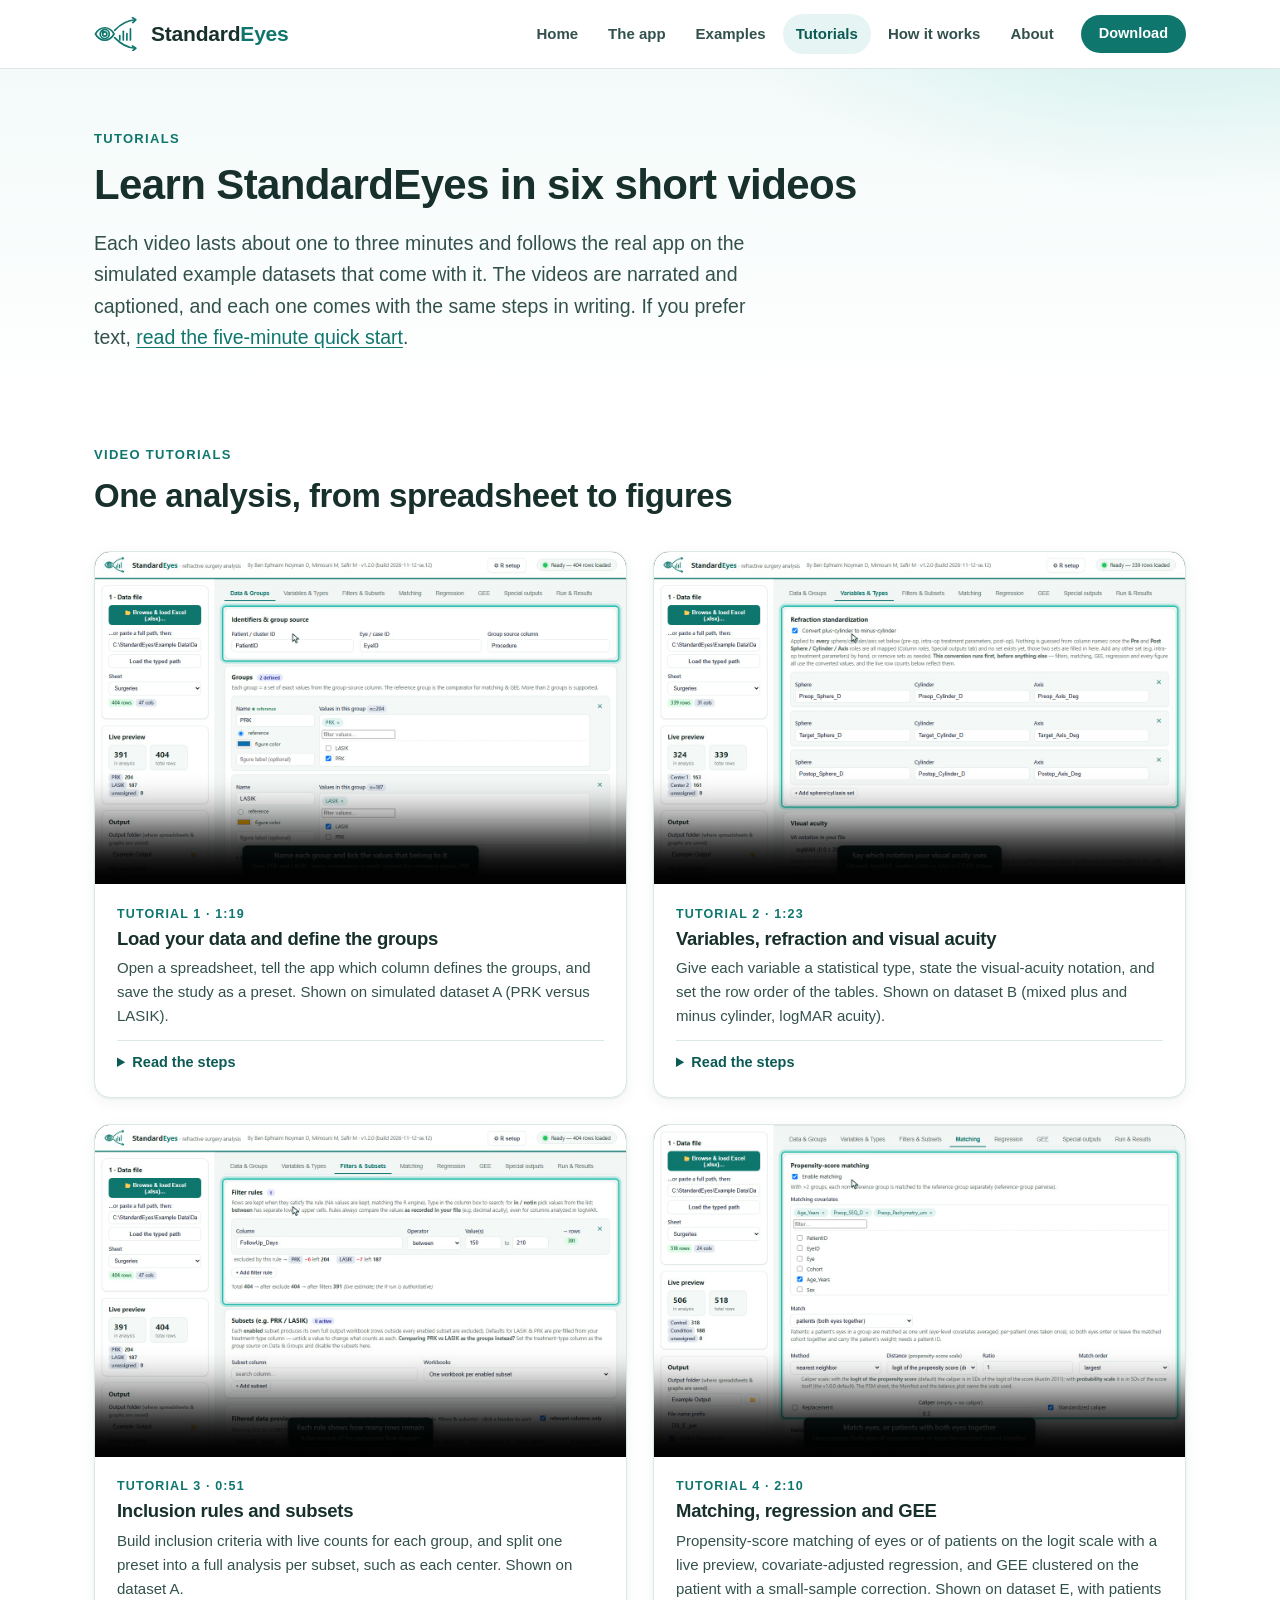
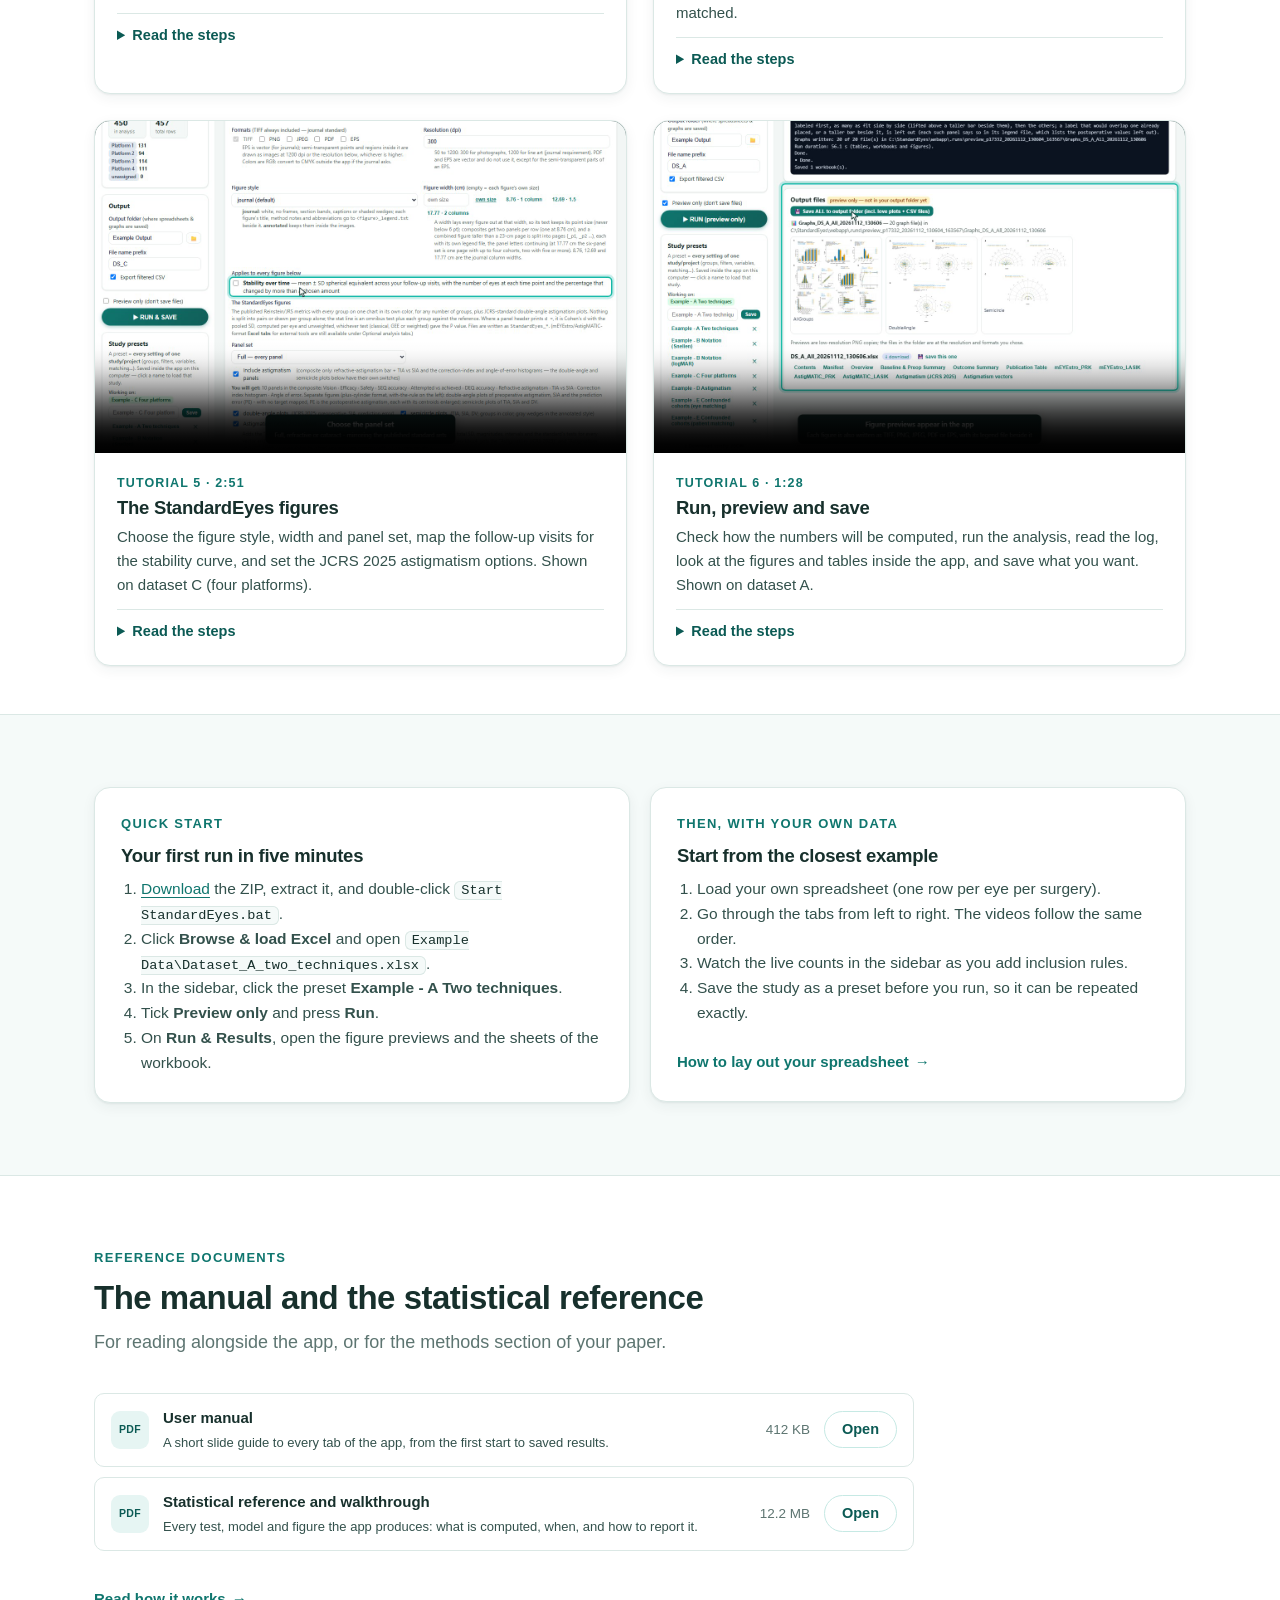
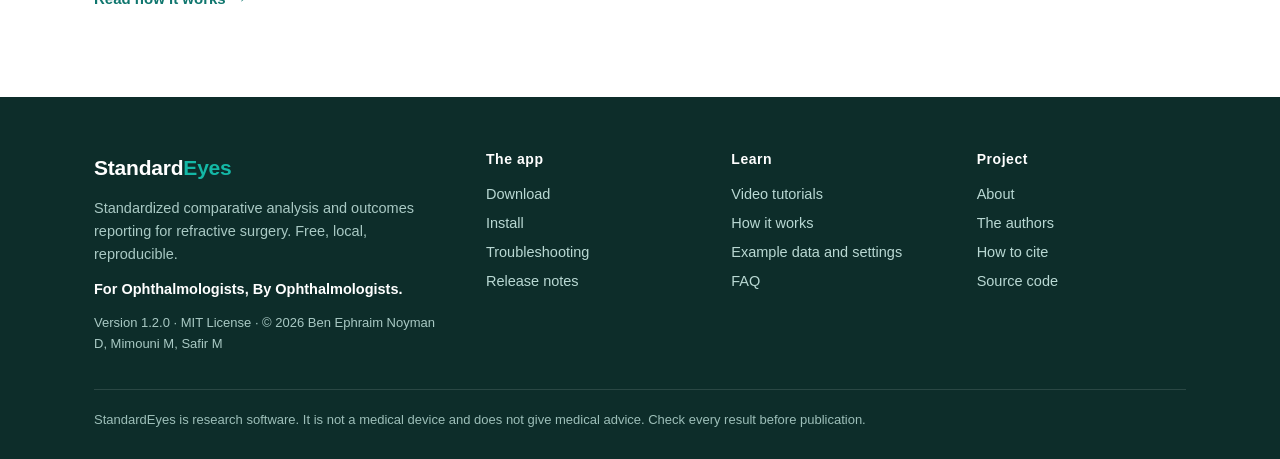
<file: docs/tutorials.html>
<!DOCTYPE html>
<html lang="en">
<head>
<meta charset="utf-8">
<meta name="viewport" content="width=device-width, initial-scale=1">
<title>Video tutorials — StandardEyes</title>
<meta name="description" content="Short narrated video tutorials for StandardEyes with captions and written steps, from loading a spreadsheet and defining groups to matching, GEE and the figures.">
<link rel="canonical" href="https://standardeyes.github.io/tutorials.html">
<meta property="og:title" content="Video tutorials — StandardEyes">
<meta property="og:description" content="Short narrated video tutorials for StandardEyes with captions and written steps, from loading a spreadsheet and defining groups to matching, GEE and the figures.">
<meta property="og:type" content="website">
<meta property="og:url" content="https://standardeyes.github.io/tutorials.html">
<meta property="og:site_name" content="StandardEyes">
<meta property="og:image" content="https://standardeyes.github.io/assets/og.jpg">
<meta property="og:image:alt" content="StandardEyes: standardized comparative analysis for refractive surgery">
<meta name="twitter:card" content="summary_large_image">
<meta name="theme-color" content="#0f766e">
<link rel="icon" href="assets/logo.svg" type="image/svg+xml">
<link rel="icon" type="image/png" sizes="32x32" href="assets/favicon-32.png">
<link rel="apple-touch-icon" href="assets/apple-touch-icon.png">
<link rel="stylesheet" href="assets/site.css?v=a0e2d221">
</head>
<body class="page-tutorials">
<a class="skip" href="#main">Skip to content</a>

<header class="site">
  <div class="wrap">
    <a class="brand" href="index.html" aria-label="StandardEyes home">
      <svg class="logo" viewBox="0 0 232 172" aria-hidden="true">
        <g fill="none" stroke="currentColor" stroke-width="8.5" stroke-linecap="round" stroke-linejoin="round">
          <path d="M7 86 C30 44 78 44 101 86 C78 128 30 128 7 86 Z"/>
          <circle cx="54" cy="86" r="23"/><circle cx="54" cy="86" r="11"/><circle cx="45.5" cy="76" r="4.4"/>
          <path d="M130 116 V94"/><path d="M148 116 V72"/><path d="M166 116 V84"/><path d="M184 116 V60"/>
          <path d="M104 68 C138 32 174 16 208 14"/><path d="M194 3 L211 14 L196 28"/>
          <path d="M104 104 C138 140 174 156 208 158"/><path d="M194 147 L211 158 L196 170"/>
        </g>
      </svg>
      <span class="wm">Standard<b>Eyes</b></span>
    </a>
    <a class="btn sm hdr-dl" href="download.html">Download</a>
    <button class="navtoggle" aria-expanded="false" aria-controls="sitenav" aria-label="Menu"><span></span><span></span><span></span></button>
    <nav id="sitenav" aria-label="Main">
      <a href="index.html">Home</a>
      <a href="download.html">The app</a>
      <a href="examples.html">Examples</a>
      <a href="tutorials.html" aria-current="page">Tutorials</a>
      <a href="guide.html">How it works</a>
      <a href="about.html">About</a>
      <a class="btn sm" href="download.html">Download</a>
    </nav>
  </div>
</header>

<main id="main">
<section class="pagehead">
  <div class="wrap">
    <div class="kicker">Tutorials</div>
    <h1>Learn StandardEyes in six short videos</h1>
    <p class="lead">Each video lasts about one to three minutes and follows the real app on the simulated example datasets that come with it. The videos are narrated and captioned, and each one comes with the same steps in writing. If you prefer text, <a href="#quick">read the five-minute quick start</a>.</p>
  </div>
</section>

<section class="block tight" id="videos">
  <div class="wrap">
    <div class="sechead">
      <div class="kicker">Video tutorials</div>
      <h2>One analysis, from spreadsheet to figures</h2>
    </div>
    <div class="videos">
<article class="video" id="v1"><video controls preload="none" playsinline poster="videos/01_load_data_and_groups.jpg" width="1280" height="800" aria-label="Tutorial 1: Load your data and define the groups"><source src="videos/01_load_data_and_groups.mp4" type="video/mp4"><track kind="captions" srclang="en" label="English" src="videos/01_load_data_and_groups.vtt">Your browser cannot play this video. <a href="videos/01_load_data_and_groups.mp4">Download it</a>.</video><div class="txt"><div class="num">Tutorial 1 · 1:19</div><h3>Load your data and define the groups</h3><p>Open a spreadsheet, tell the app which column defines the groups, and save the study as a preset. Shown on simulated dataset A (PRK versus LASIK).</p><details><summary>Read the steps</summary><ol><li>Click <b>Browse &amp; load Excel</b>, or paste the full path and click <b>Load the typed path</b>. The example file is <code>Example Data\Dataset_A_two_techniques.xlsx</code>; its <code>README</code> sheet describes the simulated data.</li><li>Under <b>Identifiers &amp; group source</b>, choose the patient ID, the eye ID and the column that defines the groups.</li><li>Under <b>Groups</b>, name each group and tick the values that belong to it. Mark one group as the reference.</li><li>Watch the <b>Live preview</b>: rows in the analysis and rows per group update as you work.</li><li>Type a name under <b>Study presets</b> and click <b>Save</b> to keep every setting of the study.</li></ol></details></div></article>
<article class="video" id="v2"><video controls preload="none" playsinline poster="videos/02_variables_and_acuity.jpg" width="1280" height="800" aria-label="Tutorial 2: Variables, refraction and visual acuity"><source src="videos/02_variables_and_acuity.mp4" type="video/mp4"><track kind="captions" srclang="en" label="English" src="videos/02_variables_and_acuity.vtt">Your browser cannot play this video. <a href="videos/02_variables_and_acuity.mp4">Download it</a>.</video><div class="txt"><div class="num">Tutorial 2 · 1:23</div><h3>Variables, refraction and visual acuity</h3><p>Give each variable a statistical type, state the visual-acuity notation, and set the row order of the tables. Shown on dataset B (mixed plus and minus cylinder, logMAR acuity).</p><details><summary>Read the steps</summary><ol><li>Open <b>Variables &amp; Types</b>.</li><li>Under <b>Refraction standardization</b>, list each sphere / cylinder / axis set so plus-cylinder rows are transposed to minus cylinder in the tables. The astigmatism vectors read the sign of each row's cylinder themselves.</li><li>Under <b>Visual acuity</b>, choose the notation your file uses. <b>Analyze visual acuity in logMAR</b> is on by default: a table cell then reads the Snellen geometric mean with the logMAR mean ± SD, for example 20/20 (0.00 ± 0.05 logMAR).</li><li>Under <b>Variable roles &amp; statistical types</b>, put each variable in a section (baseline, preop / intraop, outcome) and a type (continuous, ordinal, dichotomous, categorical). The type decides the summary and the test.</li><li>Under <b>Output order</b>, drag rows or use the arrows to set the order of the table rows.</li><li>Under <b>Summarize per PATIENT (not per eye)</b>, list the variables recorded once per person (age, sex).</li><li>Under <b>Within-group parameters</b>, add any distribution tables you want, each counted per eye or per patient.</li></ol></details></div></article>
<article class="video" id="v3"><video controls preload="none" playsinline poster="videos/03_filters_and_subsets.jpg" width="1280" height="800" aria-label="Tutorial 3: Inclusion rules and subsets"><source src="videos/03_filters_and_subsets.mp4" type="video/mp4"><track kind="captions" srclang="en" label="English" src="videos/03_filters_and_subsets.vtt">Your browser cannot play this video. <a href="videos/03_filters_and_subsets.mp4">Download it</a>.</video><div class="txt"><div class="num">Tutorial 3 · 0:51</div><h3>Inclusion rules and subsets</h3><p>Build inclusion criteria with live counts for each group, and split one preset into a full analysis per subset, such as each center. Shown on dataset A.</p><details><summary>Read the steps</summary><ol><li>Open <b>Filters &amp; Subsets</b>.</li><li>Click <b>+ Add filter rule</b>. Choose a column, an operator and the value or values.</li><li>Read the counts beside each rule: rows remaining, and rows each group lost to that rule.</li><li>Under <b>Subsets</b>, pick the subset column and tick the values of each subset. Every enabled subset gets its own complete analysis.</li><li>Check the <b>Filtered data preview</b>. To keep the analyzed rows with the manuscript, tick <b>Export filtered CSV</b> in the sidebar (it is saved with the results), or click <b>Export filtered rows (CSV)</b> on the Data &amp; Groups tab. The file holds only the rows that fall in a group, with a GroupLabel column first.</li></ol></details></div></article>
<article class="video" id="v4"><video controls preload="none" playsinline poster="videos/04_matching_regression_gee.jpg" width="1280" height="800" aria-label="Tutorial 4: Matching, regression and GEE"><source src="videos/04_matching_regression_gee.mp4" type="video/mp4"><track kind="captions" srclang="en" label="English" src="videos/04_matching_regression_gee.vtt">Your browser cannot play this video. <a href="videos/04_matching_regression_gee.mp4">Download it</a>.</video><div class="txt"><div class="num">Tutorial 4 · 2:10</div><h3>Matching, regression and GEE</h3><p>Propensity-score matching of eyes or of patients on the logit scale with a live preview, covariate-adjusted regression, and GEE clustered on the patient with a small-sample correction. Shown on dataset E, with patients matched.</p><details><summary>Read the steps</summary><ol><li>Open <b>Matching</b>, tick <b>Enable matching</b> and choose the covariates, method, ratio and caliper. The <b>Distance</b> is the logit of the propensity score by default, so the caliper is 0.2 SD of the logit (the probability scale stays selectable).</li><li>Under <b>Match</b>, choose eyes, or patients (both eyes together): a patient's eyes in a group are then matched as one unit and enter or leave the matched cohort together.</li><li>Read the <b>Live matched-count preview</b>: units kept per group (eyes or patients), and units that found no match.</li><li>Open <b>Regression</b> to add a covariate-adjusted model for every outcome. The Regression sheet also gives the crude estimate fitted on the same eyes.</li><li>Open <b>GEE</b> to choose which groups of eyes the clustered models run on (unmatched, matched or both), and whether their effects are added to the summary tables.</li><li>On the same tab, <b>GEE small-sample inference</b> (Mancl-DeRouen, t reference), <b>Summary-table tests</b> (auto: clustered by patient when a patient has two analyzed eyes) and <b>P value style</b> (journal: .27, .003, &lt;.001) are set. Each has a choice that gives the 1.0.0 behavior.</li><li>The collapsed section <b>Reproduce an earlier analysis (advanced)</b> at the end of the tab holds five rules an earlier analysis script may have used, to repeat its numbers exactly. Keep the defaults for a new analysis.</li></ol></details></div></article>
<article class="video" id="v5"><video controls preload="none" playsinline poster="videos/05_figures.jpg" width="1280" height="800" aria-label="Tutorial 5: The StandardEyes figures"><source src="videos/05_figures.mp4" type="video/mp4"><track kind="captions" srclang="en" label="English" src="videos/05_figures.vtt">Your browser cannot play this video. <a href="videos/05_figures.mp4">Download it</a>.</video><div class="txt"><div class="num">Tutorial 5 · 2:51</div><h3>The StandardEyes figures</h3><p>Choose the figure style, width and panel set, map the follow-up visits for the stability curve, and set the JCRS 2025 astigmatism options. Shown on dataset C (four platforms).</p><details><summary>Read the steps</summary><ol><li>Open <b>Special outputs</b> and tick <b>Produce the StandardEyes figures for every run</b>.</li><li>Choose the <b>Formats</b> (TIFF always; PNG, JPEG, PDF, EPS) and the <b>Resolution (dpi)</b>, up to 1200.</li><li>Keep the <b>Figure style</b> journal (each figure's title, method notes and abbreviations go to a <code>_legend.txt</code> file beside it), and set a <b>Figure width (cm)</b> of 8.76, 12.69 or 17.77 to lay the figures out at a journal column width.</li><li>For the stability curve, add one row per follow-up visit and map its columns.</li><li>Choose the <b>Panel set</b>. The line <b>You will get</b> lists the panels of the combined figure.</li><li>Leave <b>Follow the JCRS 2025 astigmatism standard</b> and <b>Cluster p-values by patient</b> ticked unless you have a reason not to. The double-angle plots show the preoperative astigmatism, SIA and the prediction error (PE) in plus-cylinder format.</li><li>Choose the <b>95% region of the eyes</b> (depth-based convex polygon), the <b>Centroid 95% confidence region</b> (bootstrap convex polygon) and the <b>Astigmatism tests</b>. Keep the <b>Astigmatism (JCRS 2025) sheet</b> and the <b>Input files for the WHWK functions</b> ticked to get the two astigmatism sheets and the <code>WHWK input</code> folder.</li><li>Map the refraction and acuity columns under <b>Column roles</b>.</li></ol></details></div></article>
<article class="video" id="v6"><video controls preload="none" playsinline poster="videos/06_run_and_results.jpg" width="1280" height="800" aria-label="Tutorial 6: Run, preview and save"><source src="videos/06_run_and_results.mp4" type="video/mp4"><track kind="captions" srclang="en" label="English" src="videos/06_run_and_results.vtt">Your browser cannot play this video. <a href="videos/06_run_and_results.mp4">Download it</a>.</video><div class="txt"><div class="num">Tutorial 6 · 1:28</div><h3>Run, preview and save</h3><p>Check how the numbers will be computed, run the analysis, read the log, look at the figures and tables inside the app, and save what you want. Shown on dataset A.</p><details><summary>Read the steps</summary><ol><li>On <b>Run &amp; Results</b>, read <b>Before you run</b>: the matching scale, GEE inference, table tests, P value style, acuity, figure and astigmatism settings of this run.</li><li>Tick <b>Preview only</b> if you want to look at the results before anything is written to your output folder.</li><li>Click <b>RUN</b>. The log lists every step and every decision.</li><li>Under <b>Output files</b>, click a figure thumbnail to open it, or a sheet name to read a table.</li><li>Click <b>Save ALL to output folder</b>, or save single workbooks.</li></ol></details></div></article>
    </div>
  </div>
</section>

<section class="block alt" id="quick">
  <div class="wrap">
    <h2 class="sr-only">Quick start</h2>
    <div class="grid g2" style="align-items:start">
      <div class="card">
        <div class="kicker">Quick start</div>
        <h3>Your first run in five minutes</h3>
        <ol style="margin:10px 0 0; padding-left:20px">
          <li><a href="download.html">Download</a> the ZIP, extract it, and double-click <code>Start StandardEyes.bat</code>.</li>
          <li>Click <b>Browse &amp; load Excel</b> and open <code>Example Data\Dataset_A_two_techniques.xlsx</code>.</li>
          <li>In the sidebar, click the preset <b>Example - A Two techniques</b>.</li>
          <li>Tick <b>Preview only</b> and press <b>Run</b>.</li>
          <li>On <b>Run &amp; Results</b>, open the figure previews and the sheets of the workbook.</li>
        </ol>
      </div>
      <div class="card">
        <div class="kicker">Then, with your own data</div>
        <h3>Start from the closest example</h3>
        <ol style="margin:10px 0 0; padding-left:20px">
          <li>Load your own spreadsheet (one row per eye per surgery).</li>
          <li>Go through the tabs from left to right. The videos follow the same order.</li>
          <li>Watch the live counts in the sidebar as you add inclusion rules.</li>
          <li>Save the study as a preset before you run, so it can be repeated exactly.</li>
        </ol>
        <p style="margin-top:12px"><a class="more" href="guide.html#data">How to lay out your spreadsheet</a></p>
      </div>
    </div>
  </div>
</section>

<section class="block" id="documents">
  <div class="wrap narrow">
    <div class="sechead">
      <div class="kicker">Reference documents</div>
      <h2>The manual and the statistical reference</h2>
      <p>For reading alongside the app, or for the methods section of your paper.</p>
    </div>
    <ul class="filelist">
<li><span class="ft">PDF</span><span><span class="nm">User manual</span><br><span class="fine">A short slide guide to every tab of the app, from the first start to saved results.</span></span><span class="sz">412 KB</span><a class="btn sm ghost" href="downloads/StandardEyes-User-Manual.pdf">Open<span class="sr-only"> the user manual</span></a></li>
<li><span class="ft">PDF</span><span><span class="nm">Statistical reference and walkthrough</span><br><span class="fine">Every test, model and figure the app produces: what is computed, when, and how to report it.</span></span><span class="sz">12.2 MB</span><a class="btn sm ghost" href="downloads/StandardEyes-Statistical-Reference.pdf">Open<span class="sr-only"> the statistical reference and walkthrough</span></a></li>
    </ul>
    <p style="margin-top:24px"><a class="more" href="guide.html">Read how it works</a></p>
  </div>
</section>

</main>

<footer class="site">
  <div class="wrap cols">
    <div>
      <div class="brand small"><span class="wm">Standard<b>Eyes</b></span></div>
      <p>Standardized comparative analysis and outcomes reporting for refractive surgery. Free, local, reproducible.</p>
      <p><b style="color:#fff">For Ophthalmologists, By Ophthalmologists.</b></p>
      <p class="fine">Version 1.2.0 · MIT License · © 2026 Ben Ephraim Noyman D, Mimouni M, Safir M</p>
    </div>
    <div>
      <h2 class="fh">The app</h2>
      <a href="download.html">Download</a>
      <a href="download.html#install">Install</a>
      <a href="download.html#help">Troubleshooting</a>
      <a href="https://github.com/StandardEyes/standardeyes.github.io/releases">Release notes</a>
    </div>
    <div>
      <h2 class="fh">Learn</h2>
      <a href="tutorials.html">Video tutorials</a>
      <a href="guide.html">How it works</a>
      <a href="examples.html">Example data and settings</a>
      <a href="guide.html#faq">FAQ</a>
    </div>
    <div>
      <h2 class="fh">Project</h2>
      <a href="about.html">About</a>
      <a href="about.html#authors">The authors</a>
      <a href="about.html#cite">How to cite</a>
      <a href="https://github.com/StandardEyes/standardeyes.github.io">Source code</a>
    </div>
  </div>
  <div class="wrap"><div class="fine legal">StandardEyes is research software. It is not a medical device and does not give medical advice. Check every result before publication.</div></div>
</footer>

<div class="lightbox" id="lightbox" role="dialog" aria-modal="true" aria-label="Enlarged figure" hidden>
  <button class="close" aria-label="Close enlarged figure">×</button>
  <figure><img alt=""><figcaption></figcaption></figure>
</div>
<script src="assets/site.js?v=a0e2d221" defer></script>
</body>
</html>
</file>
<file: docs/assets/site.css>
/* StandardEyes website. One stylesheet, no external requests. */
:root{
  --brand:#0f766e; --brand-d:#0b5a54; --brand-dd:#0d2d2a; --accent:#14b8a6;
  --tint:#e6f5f3; --tint2:#c6e9e4; --ink:#17302c; --body:#33514c; --muted:#5d7571;
  --line:#dbe8e5; --soft:#f5faf9; --bg:#ffffff; --warn-bg:#fff7e6; --warn-line:#f1d9a3; --warn-ink:#6b4a00;
  --radius:16px; --radius-s:10px;
  --shadow:0 1px 2px rgba(16,52,47,.06),0 4px 14px rgba(16,52,47,.06);
  --shadow-l:0 18px 50px rgba(16,52,47,.16);
  --mono:ui-monospace,"Cascadia Mono",Consolas,Menlo,monospace;
  --sans:"Segoe UI Variable Text","Segoe UI",-apple-system,BlinkMacSystemFont,"Helvetica Neue",Roboto,Arial,sans-serif;
  --display:"Segoe UI Variable Display","Segoe UI",-apple-system,BlinkMacSystemFont,"Helvetica Neue",Roboto,Arial,sans-serif;
}
*{box-sizing:border-box}
html{scroll-behavior:smooth; scroll-padding-top:86px; -webkit-text-size-adjust:100%}
body{margin:0; font-family:var(--sans); color:var(--body); background:var(--bg); line-height:1.6; font-size:16.5px}
img,video{max-width:100%; height:auto; display:block}
a{color:var(--brand); text-underline-offset:3px}
a:hover{color:var(--brand-d)}
h1,h2,h3,h4{font-family:var(--display); color:var(--ink); line-height:1.2; margin:0; letter-spacing:-.015em}
h1{font-size:clamp(32px,4.6vw,50px); font-weight:700}
h2{font-size:clamp(25px,3vw,33px); font-weight:700}
h3{font-size:18.5px; font-weight:650}
h4{font-size:15px; font-weight:650}
p{margin:0 0 14px}
code{font-family:var(--mono); font-size:.88em; background:var(--soft); border:1px solid var(--line); border-radius:6px; padding:1px 6px; color:var(--ink); overflow-wrap:anywhere}
pre{font-family:var(--mono); font-size:13.5px; background:var(--brand-dd); color:#d9f1ed; padding:16px 18px; border-radius:var(--radius-s); overflow:auto; margin:12px 0; line-height:1.5}
pre code{background:none; border:0; padding:0; color:inherit; font-size:inherit}
.wrap{max-width:1140px; margin:0 auto; padding:0 24px}
.wrap.narrow > *{max-width:820px}
.skip{position:absolute; left:-999px; top:8px; background:#fff; padding:8px 14px; border-radius:8px; z-index:100}
.skip:focus{left:8px}
:focus-visible{outline:3px solid var(--brand-d); outline-offset:2px; border-radius:6px}
footer.site :focus-visible, .band :focus-visible, .dl .main :focus-visible, pre:focus-visible, .lightbox :focus-visible{outline-color:#fff}
.sr-only{position:absolute; width:1px; height:1px; overflow:hidden; clip:rect(0 0 0 0); white-space:nowrap}

/* ---------- header ---------- */
header.site{position:sticky; top:0; z-index:50; background:rgba(255,255,255,.9); backdrop-filter:saturate(1.4) blur(10px); border-bottom:1px solid var(--line)}
header.site .wrap{display:flex; align-items:center; height:68px; gap:18px}
.brand{display:flex; align-items:center; gap:11px; text-decoration:none; color:var(--ink)}
.logo{width:46px; height:34px; color:var(--brand); flex:none}
.wm{font-family:var(--display); font-weight:700; font-size:21px; letter-spacing:-.01em; color:var(--ink)}
.wm b{color:var(--brand); font-weight:700}
header.site nav{margin-left:auto; display:flex; align-items:center; gap:4px}
header.site nav a:not(.btn){text-decoration:none; color:var(--body); font-weight:600; font-size:15px; padding:8px 13px; border-radius:999px}
header.site nav a:not(.btn):hover{background:var(--soft); color:var(--brand-d)}
header.site nav a[aria-current="page"]{color:var(--brand-d); background:var(--tint)}
header.site nav .btn{margin-left:10px}
header.site .hdr-dl{display:none}
.navtoggle{display:none; margin-left:auto; flex:none; width:44px; height:44px; border:1px solid var(--line); background:#fff; border-radius:12px; cursor:pointer; padding:11px 10px; flex-direction:column; justify-content:space-between}
.navtoggle span{display:block; width:100%; height:2.5px; background:var(--ink); border-radius:2px}

/* ---------- buttons ---------- */
.btn{display:inline-flex; align-items:center; justify-content:center; gap:9px; background:var(--brand); color:#fff; text-decoration:none; padding:12px 22px; border-radius:999px; font-weight:650; font-size:16px; border:1px solid transparent; cursor:pointer; transition:transform .15s, box-shadow .15s, background .15s; box-shadow:0 4px 14px rgba(15,118,110,.28); font-family:inherit; line-height:1.2}
.btn:hover{background:var(--brand-d); color:#fff; transform:translateY(-1px); box-shadow:0 8px 20px rgba(15,118,110,.32)}
.btn.lg{font-size:17.5px; padding:16px 30px}
.btn.sm{font-size:14.5px; padding:9px 17px; box-shadow:none}
.btn.ghost{background:#fff; color:var(--brand-d); border-color:var(--tint2); box-shadow:none}
.btn.ghost:hover{background:var(--tint); transform:none}
.btn.light{background:#fff; color:var(--brand-d); box-shadow:0 6px 20px rgba(0,0,0,.18)}
.btn.light:hover{background:var(--tint)}
.btn svg{width:19px; height:19px; flex:none}
.cta{display:flex; gap:12px; flex-wrap:wrap; align-items:center}

/* ---------- hero ---------- */
.hero{position:relative; overflow:hidden; padding:74px 0 64px; background:
  radial-gradient(900px 480px at 88% -10%, rgba(20,184,166,.20), transparent 60%),
  radial-gradient(700px 420px at -8% 20%, rgba(15,118,110,.12), transparent 60%),
  linear-gradient(180deg,#f3faf9,#fff 78%)}
.hero .wrap{display:grid; grid-template-columns:1.02fr .98fr; gap:52px; align-items:center}
.eyebrow{display:inline-flex; align-items:center; gap:8px; font-size:13px; font-weight:700; letter-spacing:.09em; text-transform:uppercase; color:var(--brand-d); background:var(--tint); border:1px solid var(--tint2); padding:6px 13px; border-radius:999px; margin-bottom:20px}
.hero h1 em{font-style:normal; color:var(--brand)}
.lead{font-size:19.5px; color:var(--body); margin:18px 0 28px; max-width:35em}
.meta{font-size:14px; color:var(--muted); margin-top:16px}
.meta b{color:var(--ink); font-weight:650}
.frame{border-radius:14px; background:#fff; box-shadow:var(--shadow-l); border:1px solid var(--line); overflow:hidden}
.frame .bar{height:34px; background:#eef5f4; border-bottom:1px solid var(--line); display:flex; align-items:center; gap:7px; padding:0 14px}
.frame .bar i{width:11px; height:11px; border-radius:50%; background:#cfdedb}
.frame .bar span{margin-left:12px; font-size:12px; color:var(--muted); background:#fff; border:1px solid var(--line); border-radius:999px; padding:2px 14px; font-family:var(--mono)}
.hero .frame{transform:perspective(1600px) rotateY(-5deg) rotateX(2deg); transform-origin:left center}

.pagehead{padding:60px 0 44px; background:
  radial-gradient(800px 380px at 92% -30%, rgba(20,184,166,.18), transparent 60%),
  linear-gradient(180deg,#f3faf9,#fff)}
.pagehead h1{font-size:clamp(30px,4vw,42px)}
.pagehead .lead{margin-bottom:0}

.strip{border-top:1px solid var(--line); border-bottom:1px solid var(--line); background:#fff; padding:18px 0}
.strip .wrap{display:flex; gap:12px 34px; flex-wrap:wrap; justify-content:center; font-size:14.5px; color:var(--body); font-weight:600}
.strip span{display:inline-flex; align-items:center; gap:9px}
.strip span::before{content:""; width:18px; height:18px; border-radius:50%; background:var(--tint) url("data:image/svg+xml,%3Csvg xmlns='http://www.w3.org/2000/svg' viewBox='0 0 20 20'%3E%3Cpath d='M5.5 10.5l3 3 6-7' fill='none' stroke='%230f766e' stroke-width='2.2' stroke-linecap='round' stroke-linejoin='round'/%3E%3C/svg%3E") center/14px no-repeat; flex:none}

/* ---------- sections ---------- */
section.block{padding:72px 0}
section.block.alt{background:var(--soft); border-top:1px solid var(--line); border-bottom:1px solid var(--line)}
section.block.tight{padding:48px 0}
.sechead{max-width:760px; margin-bottom:36px}
.sechead.center{margin-left:auto; margin-right:auto; text-align:center}
.sechead p{font-size:18px; color:var(--muted); margin:10px 0 0}
.kicker{font-size:13px; font-weight:700; letter-spacing:.1em; text-transform:uppercase; color:var(--brand); margin-bottom:10px}
.grid{display:grid; gap:20px}
.grid > *{min-width:0}
.g2{grid-template-columns:repeat(2,1fr)} .g3{grid-template-columns:repeat(3,1fr)} .g4{grid-template-columns:repeat(4,1fr)}
.card{background:#fff; border:1px solid var(--line); border-radius:var(--radius); padding:26px; box-shadow:var(--shadow)}
.card h3{margin-bottom:8px}
.card p{font-size:15.5px; margin:0; color:var(--body)}
.card p + p{margin-top:10px}
.card .fine{font-size:13.5px; color:var(--muted)}
.card ul,.card ol{font-size:15.5px}
.card.howto{background:var(--tint); border-color:var(--tint2)}
.card.howto pre{font-size:12.5px}
.feature .ic{width:44px; height:44px; border-radius:12px; background:var(--tint); color:var(--brand-d); display:flex; align-items:center; justify-content:center; margin-bottom:16px}
.feature .ic svg{width:24px; height:24px}
a.card{text-decoration:none; color:inherit; transition:transform .15s, box-shadow .15s, border-color .15s; display:flex; flex-direction:column}
a.card .more{margin-top:auto; padding-top:12px}
a.card:hover{transform:translateY(-3px); box-shadow:var(--shadow-l); border-color:var(--tint2)}
.more{font-weight:650; color:var(--brand); display:inline-flex; gap:6px; align-items:center; margin-top:12px; font-size:15px; text-decoration:none}
.more::after{content:"→"; transition:transform .15s}
a:hover .more::after, .more:hover::after{transform:translateX(3px)}

.steps{counter-reset:s}
.step{position:relative; padding-top:34px}
.step::before{counter-increment:s; content:counter(s); position:absolute; top:-18px; left:24px; width:38px; height:38px; border-radius:50%; background:var(--brand); color:#fff; font-weight:700; display:flex; align-items:center; justify-content:center; font-size:16px; box-shadow:0 4px 12px rgba(15,118,110,.35)}

/* figures and screenshots */
figure{margin:0}
.shot{border:1px solid var(--line); border-radius:var(--radius); overflow:hidden; background:#fff; box-shadow:var(--shadow)}
.shot img{width:100%}
.shot figcaption, .fig figcaption{padding:12px 16px; font-size:14px; color:var(--muted); border-top:1px solid var(--line); background:#fff}
.fig{border:1px solid var(--line); border-radius:var(--radius); overflow:hidden; background:#fff; box-shadow:var(--shadow)}
.zoom{cursor:zoom-in; border:0; padding:0; background:none; display:block; width:100%}
.gallery{display:grid; grid-template-columns:1.8fr 1fr; gap:20px; align-items:start}
.gallery .col{display:grid; gap:20px}
.thumbs{display:grid; grid-template-columns:repeat(auto-fill,minmax(230px,1fr)); gap:16px}
.thumbs .fig img{aspect-ratio:4/3; object-fit:contain; background:#fff; padding:6px}

/* video */
.videos{display:grid; grid-template-columns:repeat(2,1fr); gap:26px}
.video{background:#fff; border:1px solid var(--line); border-radius:var(--radius); overflow:hidden; box-shadow:var(--shadow); display:flex; flex-direction:column}
.video video{width:100%; aspect-ratio:16/10; background:var(--brand-dd)}
.video .txt{padding:20px 22px 22px}
.video .num{font-size:12.5px; font-weight:700; letter-spacing:.09em; text-transform:uppercase; color:var(--brand)}
.video h3{margin:4px 0 6px}
.video p{font-size:15px; margin:0; color:var(--body)}
.video details{margin-top:12px; border-top:1px solid var(--line); padding-top:10px}
.video summary{cursor:pointer; font-weight:650; font-size:14.5px; color:var(--brand-d)}
.video ol{margin:10px 0 0; padding-left:20px; font-size:14.5px}
.video li{margin:5px 0}

/* download card */
.dl{display:grid; grid-template-columns:1.1fr .9fr; gap:0; border-radius:20px; overflow:hidden; box-shadow:var(--shadow-l); border:1px solid var(--tint2); background:#fff}
.dl .main{padding:36px; background:linear-gradient(140deg,var(--brand-d),var(--brand)); color:#eafaf7}
.dl .main h2{color:#fff; margin-bottom:8px}
.dl .main p{color:#eaf8f5}
.dl .main .fine{font-size:13.5px; color:#e6f7f4; margin:14px 0 0}
.dl .side{padding:32px 36px}
.kv{display:grid; grid-template-columns:auto 1fr; gap:9px 18px; font-size:15px; margin:0}
.kv dt{color:var(--muted)} .kv dd{margin:0; color:var(--ink); font-weight:600; overflow-wrap:anywhere}
.hash{font-family:var(--mono); font-size:12px; font-weight:500; word-break:break-all; color:var(--body)}

.callout{background:var(--tint); border:1px solid var(--tint2); border-radius:var(--radius-s); padding:16px 18px; font-size:15.5px; color:var(--ink); margin:18px 0}
.callout.warn{background:var(--warn-bg); border-color:var(--warn-line); color:var(--warn-ink)}
.callout strong{color:inherit}
.callout p:last-child{margin-bottom:0}
.pill{display:inline-block; font-size:12.5px; font-weight:700; padding:3px 10px; border-radius:999px; background:var(--tint); color:var(--brand-d); border:1px solid var(--tint2); letter-spacing:.02em}
.pill.grey{background:#f1f4f4; border-color:#dfe6e5; color:#4f6763}

/* prose pages */
.prose h2{margin:54px 0 14px; padding-top:6px}
.prose h2:first-child{margin-top:0}
.prose h3{margin:28px 0 8px}
.prose ul,.prose ol{padding-left:22px; margin:0 0 16px}
.prose li{margin:6px 0}
.prose table{width:100%; border-collapse:collapse; font-size:15px; margin:14px 0 20px; background:#fff; border:1px solid var(--line); border-radius:var(--radius-s); overflow:hidden}
.prose th{background:var(--soft); text-align:left; color:var(--ink); font-weight:650}
.prose th,.prose td{padding:10px 14px; border-bottom:1px solid var(--line); vertical-align:top}
.prose tr:last-child td{border-bottom:0}
.tablewrap{overflow-x:auto}
.withtoc{display:grid; grid-template-columns:230px minmax(0,1fr); gap:54px; align-items:start}
.withtoc > *{min-width:0}
.toc{position:sticky; top:92px; font-size:14.5px; border-left:2px solid var(--line); padding-left:16px; max-height:calc(100vh - 120px); overflow:auto}
.toc .toc-title{font-size:12.5px; letter-spacing:.09em; text-transform:uppercase; color:var(--muted); margin:0 0 8px; padding:0; font-weight:650}
.toc a{display:block; padding:4px 0; color:var(--body); text-decoration:none}
.toc a:hover,.toc a.on{color:var(--brand); font-weight:600}

details.qa{border:1px solid var(--line); border-radius:var(--radius-s); background:#fff; margin:10px 0; box-shadow:var(--shadow)}
details.qa summary{cursor:pointer; padding:15px 46px 15px 18px; font-weight:650; color:var(--ink); list-style:none; position:relative}
details.qa summary::-webkit-details-marker{display:none}
details.qa summary::after{content:"+"; position:absolute; right:18px; top:50%; transform:translateY(-52%); font-size:22px; color:var(--brand); font-weight:400}
details.qa[open] summary::after{content:"–"}
details.qa .a{padding:0 18px 16px; font-size:15.5px}
details.qa .a p:last-child{margin-bottom:0}

/* example cards */
.ex{display:flex; flex-direction:column}
.ex .tag{font-family:var(--mono); font-size:12.5px; color:var(--muted); margin-bottom:6px}
.ex .acts{margin-top:auto; padding-top:16px; display:flex; gap:10px; flex-wrap:wrap}
.filelist{list-style:none; padding:0; margin:0; display:grid; gap:10px}
.filelist li{display:flex; align-items:center; gap:14px; background:#fff; border:1px solid var(--line); border-radius:var(--radius-s); padding:12px 16px; font-size:15px}
.filelist .nm{font-weight:650; color:var(--ink); overflow-wrap:anywhere}
.filelist .sz{color:var(--muted); font-size:13.5px; margin-left:auto; white-space:nowrap}
.filelist .ft{width:38px; height:38px; border-radius:9px; background:var(--tint); color:var(--brand-d); font-size:10.5px; font-weight:800; display:flex; align-items:center; justify-content:center; flex:none; letter-spacing:.03em}

/* authors */
.authors{display:grid; grid-template-columns:repeat(3,1fr); gap:22px}
.author{text-align:left}
.author .av{width:84px; height:84px; border-radius:50%; background:linear-gradient(140deg,var(--brand),var(--accent)); color:#fff; font-family:var(--display); font-size:28px; font-weight:700; display:flex; align-items:center; justify-content:center; margin-bottom:16px; overflow:hidden}
.author .av img{width:100%; height:100%; object-fit:cover}
.author .role{font-size:14px; color:var(--brand-d); font-weight:650; margin:2px 0 10px}
.author .aff{font-size:14.5px; color:var(--muted)}
.author .links{display:flex; flex-wrap:wrap; gap:8px; margin-top:16px}
.author .links a{font-size:13.5px; font-weight:650; text-decoration:none; padding:6px 13px; border-radius:999px; border:1px solid var(--tint2); background:var(--tint); color:var(--brand-d)}
.author .links a:hover{background:var(--tint2)}

/* CTA band */
.band{background:linear-gradient(135deg,var(--brand-dd),var(--brand)); color:#d9f3ef; padding:66px 0; text-align:center}
.band h2{color:#fff; margin-bottom:10px}
.band p{font-size:18px; margin:0 auto 26px; max-width:620px}
.band .cta{justify-content:center}

/* footer */
footer.site{background:var(--brand-dd); color:#a9c9c4; padding:54px 0 28px; font-size:14.5px}
footer.site .cols{display:grid; grid-template-columns:1.7fr 1fr 1fr 1fr; gap:36px}
footer.site .wm{color:#fff} footer.site .wm b{color:var(--accent)}
footer.site .fh{color:#fff; margin-bottom:12px; font-size:14px; letter-spacing:.04em; font-weight:650}
footer.site a{display:block; color:#b9d8d3; text-decoration:none; padding:3px 0}
footer.site a:hover{color:#fff}
footer.site p{margin:12px 0 0; max-width:34em}
.fine{font-size:13px}
footer.site .legal{margin-top:34px; padding-top:20px; border-top:1px solid rgba(255,255,255,.12); color:#9dbfb9}

/* lightbox */
.lightbox{position:fixed; inset:0; z-index:100; background:rgba(8,26,24,.9); display:flex; align-items:center; justify-content:center; padding:28px}
.lightbox[hidden]{display:none}
.lightbox figure{max-width:min(1400px,100%); max-height:100%; display:flex; flex-direction:column}
.lightbox img{max-height:calc(100vh - 120px); width:auto; max-width:100%; background:#fff; border-radius:10px; margin:0 auto}
.lightbox figcaption{color:#d6ebe8; text-align:center; padding:12px 8px 0; font-size:14.5px}
.lightbox .close{position:absolute; top:14px; right:18px; width:46px; height:46px; border-radius:50%; border:0; background:rgba(255,255,255,.14); color:#fff; font-size:28px; cursor:pointer; line-height:1}

/* ---------- responsive ---------- */
@media (max-width:980px){
  .hero .wrap{grid-template-columns:1fr; gap:38px}
  .hero .frame{transform:none}
  .g3,.g4{grid-template-columns:repeat(2,1fr)}
  .gallery,.dl{grid-template-columns:1fr}
  .authors{grid-template-columns:1fr 1fr}
  .withtoc{grid-template-columns:minmax(0,1fr); gap:24px}
  .toc{position:static; max-height:none; border-left:0; padding:16px 18px; background:var(--soft); border:1px solid var(--line); border-radius:var(--radius-s); columns:2}
  .toc .toc-title{column-span:all}
  footer.site .cols{grid-template-columns:1fr 1fr}
}
@media (max-width:820px){
  .navtoggle{display:flex; margin-left:8px}
  header.site .hdr-dl{display:inline-flex; margin-left:auto; padding:8px 14px}
  header.site nav{display:none; position:absolute; top:68px; left:0; right:0; background:#fff; border-bottom:1px solid var(--line); flex-direction:column; align-items:stretch; padding:10px 18px 18px; box-shadow:var(--shadow-l); gap:2px}
  header.site nav.open{display:flex}
  header.site nav a:not(.btn){padding:12px 14px; border-radius:10px}
  header.site nav .btn{margin:10px 0 0}
  .videos{grid-template-columns:1fr}
}
@media (max-width:640px){
  body{font-size:16px}
  .wrap{padding:0 18px}
  header.site .wrap{gap:8px; padding:0 14px}
  header.site .logo{width:38px; height:28px}
  header.site .wm{font-size:18.5px}
  .brand{gap:8px}
  header.site .hdr-dl{padding:8px 12px; font-size:14px}
  .navtoggle{margin-left:4px}
  .g2,.g3,.g4,.authors{grid-template-columns:1fr}
  section.block{padding:52px 0}
  .hero{padding:48px 0 44px}
  .dl .main,.dl .side{padding:26px 22px}
  .toc{columns:1}
  footer.site .cols{grid-template-columns:1fr}
  .steps{row-gap:34px}
  .strip .wrap{flex-direction:column; align-items:flex-start; width:max-content; max-width:100%; margin:0 auto; gap:10px}
}
@media (prefers-reduced-motion:reduce){ html{scroll-behavior:auto} *{transition:none !important} }
@media print{ header.site,footer.site,.band,.navtoggle{display:none} }
</file>
